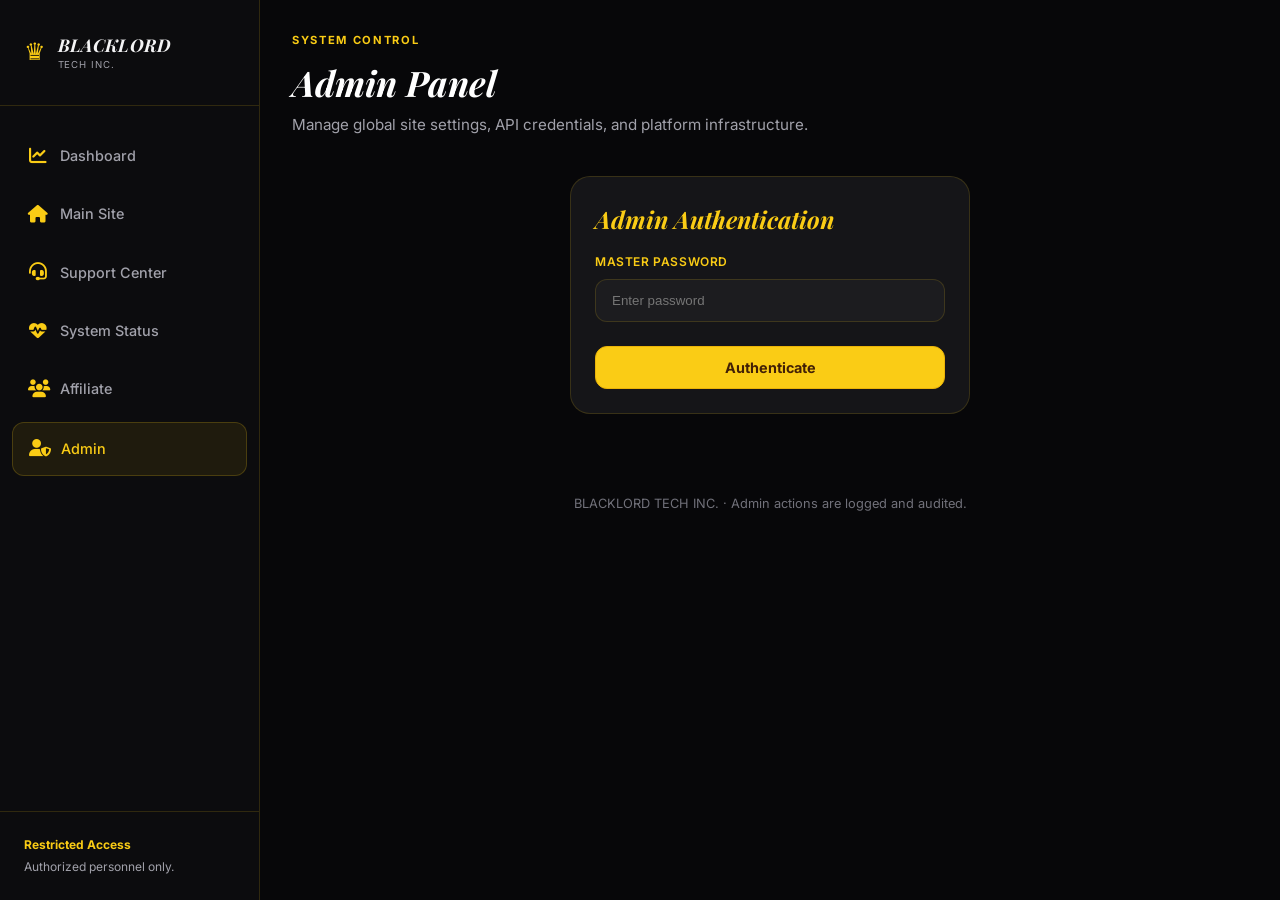
<file: admin.html>
<!doctype html>
<html lang="en">
<head>
  <meta charset="utf-8" />
  <meta name="viewport" content="width=device-width, initial-scale=1" />
  <title>Admin Panel | BLACKLORD TECH INC</title>
  <link rel="preconnect" href="https://fonts.googleapis.com">
  <link rel="preconnect" href="https://fonts.gstatic.com" crossorigin>
  <link href="https://fonts.googleapis.com/css2?family=Inter:wght@400;500;600;700;800&family=Playfair+Display:ital,wght@0,500;0,600;0,700;1,600;1,700&display=swap" rel="stylesheet">
  <link rel="stylesheet" href="portal.css">
  <link rel="stylesheet" href="https://cdnjs.cloudflare.com/ajax/libs/font-awesome/6.4.0/css/all.min.css">
</head>
<body>
<div class="shell">
  <aside class="sidebar">
    <a class="brand" href="index.html">
      <div class="brand-mark">♛</div>
      <div>
        <div class="brand-name">BLACKLORD</div>
        <div class="brand-sub">TECH INC.</div>
      </div>
    </a>
    <nav class="nav">
      <a href="dashboard.html"><span class="nav-icon"><i class="fas fa-chart-line"></i></span>Dashboard</a>
      <a href="index.html"><span class="nav-icon"><i class="fas fa-home"></i></span>Main Site</a>
      <a href="support.html"><span class="nav-icon"><i class="fas fa-headset"></i></span>Support Center</a>
      <a href="status.html"><span class="nav-icon"><i class="fas fa-heartbeat"></i></span>System Status</a>
      <a href="affiliate.html"><span class="nav-icon"><i class="fas fa-users"></i></span>Affiliate</a>
      <a class="active" href="admin.html"><span class="nav-icon"><i class="fas fa-user-shield"></i></span>Admin</a>
    </nav>
    <div class="sidebar-footer">
      <strong>Restricted Access</strong>
      Authorized personnel only.
    </div>
  </aside>

  <main class="content">
    <header class="topbar">
      <div>
        <div class="eyebrow">System control</div>
        <h1 class="title">Admin Panel</h1>
        <p class="subtitle">Manage global site settings, API credentials, and platform infrastructure.</p>
      </div>
      <div class="user-box" id="adminLabelBox" style="display:none;">
        <span id="adminLabel">Admin Access</span>
        <button class="btn outline" style="padding:0.3rem 0.6rem; font-size:0.65rem; margin-left:0.5rem;" onclick="logout()">Logout</button>
      </div>
    </header>

    <!-- LOGIN SECTION -->
    <section id="loginSection" class="card" style="max-width:400px; margin: 2rem auto;">
      <h2 style="color:var(--gold); font-family:'Playfair Display',serif; font-style:italic; margin-bottom:1rem;">Admin Authentication</h2>
      <div class="field">
        <label for="adminPassword">Master Password</label>
        <input type="password" id="adminPassword" placeholder="Enter password" />
      </div>
      <button class="btn gold" style="margin-top:1.5rem; width:100%" onclick="adminLogin()">Authenticate</button>
      <div id="loginMsg" class="notice"></div>
    </section>

    <!-- DASHBOARD SECTION -->
    <div id="dashboardSection" style="display:none;">
      <div class="grid grid-2">
        <!-- PTERODACTYL CREDENTIALS -->
        <section class="card">
          <h2 style="color:var(--gold); font-family:'Playfair Display',serif; font-style:italic; margin-bottom:1.5rem;">Pterodactyl Infrastructure</h2>
          <div class="grid" style="gap:1rem">
            <div class="field">
              <label>Panel URL</label>
              <input type="text" id="panelDomain" placeholder="https://panel.example.com" />
            </div>
            <div class="field">
              <label>Application API Key <span class="stat-note">(used for server creation)</span></label>
              <input type="password" id="panelApikey" placeholder="ptla_..." autocomplete="new-password" />
            </div>
            <div class="field field-wide" style="padding:0.85rem 1rem;border:1px solid rgba(34,197,94,0.25);border-radius:0.75rem;background:rgba(34,197,94,0.05);">
              <strong style="display:block;color:var(--green);margin-bottom:0.35rem;"><i class="fas fa-plug"></i> Website pairing connection</strong>
              <span class="stat-note">Update these values when you move the bot to another Pterodactyl panel. The website stores them in the protected database settings.</span>
            </div>
            <div class="field">
              <label>Client Panel URL</label>
              <input type="url" id="pteroPanelUrl" placeholder="https://panel.example.com" autocomplete="off" />
            </div>
            <div class="field">
              <label>Pterodactyl Client API Key</label>
              <input type="password" id="pteroClientApiKey" placeholder="ptlc_..." autocomplete="new-password" />
            </div>
            <div class="field">
              <label>Server Identifier</label>
              <input type="text" id="pteroServerIdentifier" placeholder="8-character server ID" autocomplete="off" />
            </div>
            <div class="field">
              <label>Bot Pairing Secret</label>
              <input type="password" id="pteroBotPairingSecret" placeholder="BOT_PAIRING_SECRET" autocomplete="new-password" />
            </div>
            <div class="field">
              <label>Pairing Webhook Secret</label>
              <input type="password" id="pteroWebhookSecret" placeholder="PAIRING_WEBHOOK_SECRET" autocomplete="new-password" />
            </div>
            <div id="pteroConnectionMsg" class="notice" style="margin-top:0.25rem;"></div>
            <div style="display:flex;gap:0.75rem;flex-wrap:wrap;align-items:center;">
              <button class="btn outline" type="button" onclick="testPterodactylConnection()"><i class="fas fa-heartbeat"></i> Test Pterodactyl Connection</button>
              <span class="stat-note">Save the settings, then restart the bot after changing its matching `.env` values.</span>
            </div>
            <div class="grid grid-3" style="gap:0.5rem">
              <div class="field"><label>Egg ID</label><input type="number" id="panelEgg" /></div>
              <div class="field"><label>Nest ID</label><input type="number" id="panelNest" /></div>
              <div class="field"><label>Allocation Node ID</label><input type="number" id="panelNodeId" placeholder="1" /></div>
              <div class="field"><label>Deployment Location ID</label><input type="number" id="panelLocationId" placeholder="1" /></div>
              <div class="field"><label>Legacy Node/Location ID</label><input type="number" id="panelLoc" placeholder="1" /></div>
            </div>
          </div>
        </section>

        <!-- PAYMENT GATEWAYS -->
        <section class="card">
          <h2 style="color:var(--green); font-family:'Playfair Display',serif; font-style:italic; margin-bottom:0.5rem;">Paystack &amp; M-Pesa Payments</h2>
          <p class="stat-note" style="margin-bottom:1.25rem;">Available methods are Paystack, M-Pesa C2B Till, and M-Pesa STK Push through the Safaricom Daraja API.</p>
          <div class="grid" style="gap:1rem">
            <div class="field"><label>Paystack Secret Key</label><input type="password" id="paystackSecret" placeholder="sk_live_..." autocomplete="off" /></div>
            <div class="field"><label>Paystack Public Key (optional)</label><input type="text" id="paystackPublicKey" placeholder="pk_live_..." autocomplete="off" /></div>
            <div class="field"><label>M-Pesa C2B Till Number</label><input type="text" id="mpesaC2bTillNumber" placeholder="Your Buy Goods Till" inputmode="numeric" /></div>
            <div class="field"><label>KES per SD</label><input type="number" id="mpesaKesPerSd" min="1" step="0.01" value="5" /></div>
            <div class="field field-wide"><label>C2B payment instructions</label><textarea id="mpesaC2bInstructions" rows="3" placeholder="Instructions shown to customers after they choose C2B."></textarea></div>
            <div class="field"><label>Daraja environment</label><select id="mpesaStkEnv"><option value="sandbox">Sandbox</option><option value="production">Production</option></select></div>
            <div class="field"><label>Daraja Consumer Key</label><input type="text" id="mpesaConsumerKey" autocomplete="off" /></div>
            <div class="field"><label>Daraja Consumer Secret</label><input type="password" id="mpesaConsumerSecret" autocomplete="off" /></div>
            <div class="field"><label>STK Shortcode / Till</label><input type="text" id="mpesaStkShortcode" inputmode="numeric" placeholder="174379 or your Till" /></div>
            <div class="field"><label>STK Passkey</label><input type="password" id="mpesaStkPasskey" autocomplete="off" /></div>
            <div class="field"><label>STK Transaction Type</label><select id="mpesaStkTransactionType"><option value="CustomerBuyGoodsOnline">Customer Buy Goods (Till)</option><option value="CustomerPayBillOnline">Customer PayBill</option></select></div>
            <div class="field"><label>Account reference</label><input type="text" id="mpesaStkAccountReference" maxlength="20" value="BLACKLORD" /></div>
            <div class="field field-wide"><label>STK callback URL (optional)</label><input type="url" id="mpesaStkCallbackUrl" placeholder="https://your-domain.com/api/mpesa/stk/callback" /></div>
          </div>
          <div class="notice show" style="margin-top:1rem;">Register C2B callbacks with your provider: <code>/api/c2b/validation</code> and <code>/api/c2b/confirmation</code>.<br>Register the STK callback URL with Daraja: <code>/api/mpesa/stk/callback</code>.<br>Paystack webhook: <code>/api/paystack/webhook</code>.</div>
        </section>
      </div>

      <!-- VOUCHER MANAGEMENT -->
      <section class="card" style="margin-top:2rem; border-color:rgba(250,204,21,0.35);">
        <h2 style="color:var(--gold); font-family:'Playfair Display',serif; font-style:italic; margin-bottom:0.5rem;"><i class="fas fa-ticket"></i> Voucher Management</h2>
        <p class="stat-note" style="margin-bottom:1.25rem;">Create balance vouchers for users. Each voucher can be redeemed once.</p>
        <div class="form-grid">
          <div class="field"><label for="voucherAmount">Amount (SD)</label><input id="voucherAmount" type="number" min="1" step="0.01" placeholder="e.g. 100" /></div>
          <div class="field"><label for="voucherCode">Custom code (optional)</label><input id="voucherCode" maxlength="48" placeholder="BL-100-SUPPORT" /></div>
          <div class="field"><label for="voucherExpiresAt">Expires (optional)</label><input id="voucherExpiresAt" type="datetime-local" /></div>
          <div style="display:flex;align-items:end"><button class="btn gold" type="button" onclick="createVoucher()"><i class="fas fa-plus-circle"></i> Generate Voucher</button></div>
        </div>
        <div id="voucherAdminMsg" class="notice"></div>
        <div id="voucherList" class="list" style="margin-top:1rem"><div class="empty">No vouchers loaded.</div></div>
      </section>

      <!-- GROWTH FEATURES -->
      <section class="card" style="margin-top:2rem;">
        <h2 style="color:var(--gold); font-family:'Playfair Display',serif; font-style:italic; margin-bottom:1.5rem;">Growth & Community</h2>
        <div class="grid grid-2">
          <div class="field">
            <label>Global Broadcast Message</label>
            <input id="broadcastMessage" placeholder="Announcement text..." />
            <select id="broadcastKind" style="margin-top:0.5rem;">
              <option value="info">Information</option>
              <option value="success">Success</option>
              <option value="warning">Warning</option>
              <option value="maintenance">Maintenance</option>
            </select>
            <button class="btn gold" style="margin-top:0.5rem;" onclick="createBroadcast()">Publish</button>
          </div>
          <div class="field">
            <label>Generate Gift Card (SD)</label>
            <input id="giftCardAmount" type="number" placeholder="Amount in SD" />
            <button class="btn green" style="margin-top:0.5rem;" onclick="createGiftCard()">Generate</button>
          </div>
        </div>
      </section>

      <!-- COUPON MANAGEMENT -->
      <section class="card" style="margin-top:2rem; border-color:rgba(34,197,94,0.35);">
        <h2 style="color:var(--green); font-family:'Playfair Display',serif; font-style:italic; margin-bottom:0.5rem;"><i class="fas fa-tags"></i> Coupon Campaigns</h2>
        <p class="stat-note" style="margin-bottom:1.25rem;">Create limited-use discounts for Blacklord Pro plan upgrades.</p>
        <div class="form-grid"><div class="field"><label for="couponCode">Coupon code</label><input id="couponCode" maxlength="48" placeholder="WELCOME20" /></div><div class="field"><label for="couponDiscount">Discount (%)</label><input id="couponDiscount" type="number" min="1" max="100" value="20" /></div><div class="field"><label for="couponMaxRedemptions">Maximum redemptions</label><input id="couponMaxRedemptions" type="number" min="1" value="100" /></div><div class="field"><label for="couponExpiresAt">Expires (optional)</label><input id="couponExpiresAt" type="datetime-local" /></div></div>
        <div class="section-actions"><button class="btn green" type="button" onclick="createCoupon()"><i class="fas fa-plus"></i> Create Coupon</button></div><div id="couponAdminMsg" class="notice"></div><div id="couponList" class="list"><div class="empty">No coupons loaded.</div></div>
      </section>

      <!-- DEVELOPER REVIEW -->
      <section class="card" style="margin-top:2rem; border-color:rgba(250,204,21,0.35);">
        <div style="display:flex;align-items:center;justify-content:space-between;gap:1rem;flex-wrap:wrap"><div><h2 style="color:var(--gold); font-family:'Playfair Display',serif; font-style:italic; margin-bottom:0.5rem;"><i class="fas fa-user-check"></i> Developer Submissions</h2><p class="stat-note">Review plugin submissions before publishing them to the marketplace.</p></div><button class="btn outline small-btn" type="button" onclick="loadDeveloperSubmissionsAdmin()"><i class="fas fa-rotate"></i> Refresh</button></div>
        <div id="developerAdminMsg" class="notice"></div><div id="developerAdminList" class="list"><div class="empty">No submissions loaded.</div></div>
      </section>

      <div style="margin-top:2rem; display:flex; justify-content:center;">
        <button class="btn gold" style="padding:1rem 3rem; font-size:1.1rem;" onclick="saveSettings()"><i class="fas fa-save"></i> Save Global Configuration</button>
      </div>
      <div id="settingsMsg" class="notice" style="text-align:center;"></div>
    </div>

    <div class="footer-note" style="margin-top: 5rem; color: #71717a; font-size: 0.8rem; text-align: center;">
      BLACKLORD TECH INC. · Admin actions are logged and audited.
    </div>
  </main>
</div>

<script>
let adminToken = sessionStorage.getItem('blacklord_admin_token') || '';
const escapeHtml = value => String(value ?? '').replace(/[&<>'"]/g, c => ({ '&': '&amp;', '<': '&lt;', '>': '&gt;', "'": '&#39;', '"': '&quot;' }[c]));

function adminHeaders(extra = {}) {
  return { ...extra, Authorization: `Bearer ${adminToken}` };
}

async function adminFetch(path, options = {}) {
  const headers = adminHeaders({ 'Content-Type': 'application/json', ...(options.headers || {}) });
  const response = await fetch(path, { ...options, headers });
  if (response.status === 401) { sessionStorage.removeItem('blacklord_admin_token'); adminToken = ''; throw new Error('Admin session expired. Please authenticate again.'); }
  return response;
}

async function adminLogin() {
  const pass = document.getElementById('adminPassword').value;
  try {
    const res = await fetch('/api/admin/login', { method: 'POST', headers: { 'Content-Type': 'application/json' }, body: JSON.stringify({ password: pass }) });
    const data = await res.json();
    if (!res.ok || !data.success) throw new Error(data.error || 'Invalid master password.');
    adminToken = data.token;
    sessionStorage.setItem('blacklord_admin_token', adminToken);
    document.getElementById('loginSection').style.display = 'none';
    document.getElementById('dashboardSection').style.display = 'block';
    document.getElementById('adminLabelBox').style.display = 'flex';
    loadSettings();
    loadVouchers();
    loadCoupons();
    loadDeveloperSubmissionsAdmin();
  } catch (e) {
    const msg = document.getElementById('loginMsg');
    msg.textContent = e.message;
    msg.className = 'notice show error';
  }
}
function logout() { sessionStorage.removeItem('blacklord_admin_token'); adminToken = ''; location.reload(); }

function showVoucherAdminMessage(text, type = 'error') {
  const msg = document.getElementById('voucherAdminMsg');
  msg.textContent = text;
  msg.className = 'notice show ' + type;
}

function formatVoucherDate(value) {
  return value ? new Date(value).toLocaleString() : 'No expiry';
}

async function createVoucher() {
  const amount = Number(document.getElementById('voucherAmount').value);
  const code = document.getElementById('voucherCode').value.trim().toUpperCase();
  const rawExpiry = document.getElementById('voucherExpiresAt').value;
  const expiresAt = rawExpiry ? new Date(rawExpiry).toISOString() : null;
  if (!Number.isFinite(amount) || amount <= 0) { showVoucherAdminMessage('Enter a valid amount greater than 0 SD.'); return; }
  showVoucherAdminMessage('Generating voucher...', 'success');
  try {
    const res = await adminFetch('/api/admin/vouchers', { method: 'POST', body: JSON.stringify({ amount, code, expiresAt, createdBy: 'admin' }) });
    const data = await res.json();
    if (!res.ok || !data.success) throw new Error(data.error || 'Voucher creation failed.');
    document.getElementById('voucherAmount').value = '';
    document.getElementById('voucherCode').value = '';
    document.getElementById('voucherExpiresAt').value = '';
    showVoucherAdminMessage(`Voucher created: ${data.code}`, 'success');
    await loadVouchers();
  } catch (e) {
    showVoucherAdminMessage(e.message);
  }
}

async function loadVouchers() {
  if (!adminToken) return;
  try {
    const res = await adminFetch('/api/admin/vouchers');
    const data = await res.json();
    if (!res.ok || !data.success) throw new Error(data.error || 'Unable to load vouchers.');
    const list = document.getElementById('voucherList');
    list.innerHTML = data.vouchers.length ? data.vouchers.map(v => `
      <div class="list-item">
        <div><strong style="display:block;color:#fff;font-family:monospace;">${escapeHtml(v.code)}</strong><small style="color:var(--muted);">${Number(v.amount || 0).toFixed(2)} SD · ${v.is_used ? 'Used' : 'Ready'} · ${formatVoucherDate(v.expires_at)}</small></div>
        ${v.is_used ? '<span class="pill offline">Used</span>' : `<button class="btn outline" type="button" style="padding:0.4rem 0.75rem;font-size:0.75rem;" onclick="deleteVoucher('${encodeURIComponent(v.code)}')">Delete</button>`}
      </div>
    `).join('') : '<div class="empty">No vouchers created yet.</div>';
  } catch (e) {
    document.getElementById('voucherList').innerHTML = '<div class="empty">Unable to load vouchers.</div>';
  }
}

async function deleteVoucher(encodedCode) {
  const code = decodeURIComponent(encodedCode);
  if (!confirm(`Delete unused voucher ${code}?`)) return;
  try {
    const res = await adminFetch('/api/admin/vouchers', { method: 'DELETE', body: JSON.stringify({ code }) });
    const data = await res.json();
    if (!res.ok || !data.success) throw new Error(data.error || 'Unable to delete voucher.');
    showVoucherAdminMessage('Voucher deleted.', 'success');
    loadVouchers();
  } catch (e) {
    showVoucherAdminMessage(e.message);
  }
}

async function loadSettings() {
  try {
      const res = await adminFetch('/api/admin/settings');
    const data = await res.json();
    if (data.success) {
      const s = data.settings;
      document.getElementById('panelDomain').value = s.PANEL_DOMAIN || s.panelDomain || '';
      document.getElementById('panelApikey').value = s.PANEL_APIKEY || s.panelApikey || '';
      document.getElementById('pteroPanelUrl').value = s.PTERODACTYL_PANEL_URL || '';
      document.getElementById('pteroClientApiKey').value = s.PTERODACTYL_CLIENT_API_KEY || '';
      document.getElementById('pteroServerIdentifier').value = s.PTERODACTYL_SERVER_IDENTIFIER || '';
      document.getElementById('pteroBotPairingSecret').value = s.BOT_PAIRING_SECRET || '';
      document.getElementById('pteroWebhookSecret').value = s.PAIRING_WEBHOOK_SECRET || '';
      document.getElementById('panelEgg').value = s.PANEL_EGG || s.panelEgg || '';
      document.getElementById('panelNest').value = s.PANEL_NEST || s.panelNest || '';
      document.getElementById('panelNodeId').value = s.PANEL_NODE_ID || s.panelNodeId || s.PANEL_LOC || s.panelLoc || '';
      document.getElementById('panelLocationId').value = s.PANEL_LOCATION_ID || s.panelLocationId || s.PANEL_LOC || s.panelLoc || '';
      document.getElementById('panelLoc').value = s.PANEL_LOC || s.panelLoc || '';
      document.getElementById('paystackSecret').value = s.PAYSTACK_SECRET || s.paystackSecret || '';
      document.getElementById('paystackPublicKey').value = s.PAYSTACK_PUBLIC_KEY || s.paystackPublicKey || '';
      document.getElementById('mpesaC2bTillNumber').value = s.MPESA_C2B_TILL_NUMBER || s.mpesaC2bTillNumber || '';
      document.getElementById('mpesaKesPerSd').value = s.MPESA_KES_PER_SD || s.mpesaKesPerSd || '5';
      document.getElementById('mpesaC2bInstructions').value = s.MPESA_C2B_INSTRUCTIONS || s.mpesaC2bInstructions || '';
      document.getElementById('mpesaStkEnv').value = s.MPESA_STK_ENV || s.mpesaStkEnv || 'sandbox';
      document.getElementById('mpesaConsumerKey').value = s.MPESA_CONSUMER_KEY || s.mpesaConsumerKey || '';
      document.getElementById('mpesaConsumerSecret').value = s.MPESA_CONSUMER_SECRET || s.mpesaConsumerSecret || '';
      document.getElementById('mpesaStkShortcode').value = s.MPESA_STK_SHORTCODE || s.mpesaStkShortcode || '';
      document.getElementById('mpesaStkPasskey').value = s.MPESA_STK_PASSKEY || s.mpesaStkPasskey || '';
      document.getElementById('mpesaStkTransactionType').value = s.MPESA_STK_TRANSACTION_TYPE || s.mpesaStkTransactionType || 'CustomerBuyGoodsOnline';
      document.getElementById('mpesaStkAccountReference').value = s.MPESA_STK_ACCOUNT_REFERENCE || s.mpesaStkAccountReference || 'BLACKLORD';
      document.getElementById('mpesaStkCallbackUrl').value = s.MPESA_STK_CALLBACK_URL || s.mpesaStkCallbackUrl || '';
    }
  } catch (e) {}
}

async function testPterodactylConnection() {
  const msg = document.getElementById('pteroConnectionMsg');
  msg.textContent = 'Testing panel connection...';
  msg.className = 'notice show';
  try {
    const res = await adminFetch('/api/admin/pterodactyl-test', { method: 'POST', body: JSON.stringify({}) });
    const data = await res.json();
    if (!res.ok || !data.success) throw new Error(data.error || 'Pterodactyl connection failed.');
    msg.textContent = `Connected successfully. Server status: ${data.status || 'unknown'}.`;
    msg.className = 'notice show success';
  } catch (e) {
    msg.textContent = e.message;
    msg.className = 'notice show error';
  }
}

async function saveSettings() {
  const settings = {
    PANEL_DOMAIN: document.getElementById('panelDomain').value,
    PANEL_APIKEY: document.getElementById('panelApikey').value,
    PTERODACTYL_PANEL_URL: document.getElementById('pteroPanelUrl').value.trim(),
    PTERODACTYL_CLIENT_API_KEY: document.getElementById('pteroClientApiKey').value.trim(),
    PTERODACTYL_SERVER_IDENTIFIER: document.getElementById('pteroServerIdentifier').value.trim(),
    BOT_PAIRING_SECRET: document.getElementById('pteroBotPairingSecret').value,
    PAIRING_WEBHOOK_SECRET: document.getElementById('pteroWebhookSecret').value,
    PANEL_EGG: document.getElementById('panelEgg').value,
    PANEL_NEST: document.getElementById('panelNest').value,
    PANEL_NODE_ID: document.getElementById('panelNodeId').value,
    PANEL_LOCATION_ID: document.getElementById('panelLocationId').value,
    PANEL_LOC: document.getElementById('panelLoc').value,
    PAYSTACK_SECRET: document.getElementById('paystackSecret').value,
    PAYSTACK_PUBLIC_KEY: document.getElementById('paystackPublicKey').value,
    MPESA_C2B_TILL_NUMBER: document.getElementById('mpesaC2bTillNumber').value,
    MPESA_KES_PER_SD: document.getElementById('mpesaKesPerSd').value,
    MPESA_C2B_INSTRUCTIONS: document.getElementById('mpesaC2bInstructions').value,
    MPESA_STK_ENV: document.getElementById('mpesaStkEnv').value,
    MPESA_CONSUMER_KEY: document.getElementById('mpesaConsumerKey').value,
    MPESA_CONSUMER_SECRET: document.getElementById('mpesaConsumerSecret').value,
    MPESA_STK_SHORTCODE: document.getElementById('mpesaStkShortcode').value,
    MPESA_STK_PASSKEY: document.getElementById('mpesaStkPasskey').value,
    MPESA_STK_TRANSACTION_TYPE: document.getElementById('mpesaStkTransactionType').value,
    MPESA_STK_ACCOUNT_REFERENCE: document.getElementById('mpesaStkAccountReference').value,
    MPESA_STK_CALLBACK_URL: document.getElementById('mpesaStkCallbackUrl').value,
  };

  
  try {
    const res = await adminFetch('/api/admin/settings', {
      method: 'POST',
      body: JSON.stringify(settings)
    });
    const data = await res.json();
    const msg = document.getElementById('settingsMsg');
    if (data.success) {
      msg.textContent = 'Settings saved successfully.';
      msg.className = 'notice show success';
    } else {
      throw new Error(data.error);
    }
  } catch (e) {
    const msg = document.getElementById('settingsMsg');
    msg.textContent = e.message;
    msg.className = 'notice show error';
  }
}

function showCouponAdminMessage(text, type = 'error') {
  const msg = document.getElementById('couponAdminMsg');
  msg.textContent = text; msg.className = 'notice show ' + type;
}

async function createCoupon() {
  const code = document.getElementById('couponCode').value.trim().toUpperCase();
  const discountPercent = Number(document.getElementById('couponDiscount').value);
  const maxRedemptions = Number(document.getElementById('couponMaxRedemptions').value);
  const rawExpiry = document.getElementById('couponExpiresAt').value;
  const expiresAt = rawExpiry ? new Date(rawExpiry).toISOString() : null;
  if (!code || !Number.isFinite(discountPercent) || !Number.isInteger(maxRedemptions)) { showCouponAdminMessage('Complete the coupon fields with valid values.'); return; }
  try {
    const res = await adminFetch('/api/admin/coupons', { method: 'POST', body: JSON.stringify({ code, discountPercent, maxRedemptions, expiresAt, createdBy: 'admin' }) });
    const data = await res.json();
    if (!res.ok || !data.success) throw new Error(data.error || 'Coupon creation failed.');
    document.getElementById('couponCode').value = ''; document.getElementById('couponExpiresAt').value = '';
    showCouponAdminMessage(`Coupon ${data.coupon.code} created.`, 'success'); loadCoupons();
  } catch (error) { showCouponAdminMessage(error.message); }
}

async function loadCoupons() {
  if (!adminToken) return;
  try {
    const res = await adminFetch('/api/admin/coupons'); const data = await res.json();
    if (!res.ok || !data.success) throw new Error(data.error || 'Unable to load coupons.');
    document.getElementById('couponList').innerHTML = data.coupons?.length ? data.coupons.map(item => `<div class="list-item"><div><strong style="font-family:monospace">${escapeHtml(item.code)}</strong><small>${Number(item.discount_percent)}% off · ${Number(item.redeemed_count)}/${Number(item.max_redemptions)} used · ${item.expires_at ? new Date(item.expires_at).toLocaleString() : 'No expiry'}</small></div><div class="ticket-row-actions"><span class="pill ${item.active ? 'online' : 'offline'}">${item.active ? 'Active' : 'Paused'}</span>${item.active ? `<button class="btn danger tiny-btn" type="button" onclick="deactivateCoupon('${encodeURIComponent(item.code)}')">Deactivate</button>` : ''}</div></div>`).join('') : '<div class="empty">No coupons created yet.</div>';
  } catch (error) { document.getElementById('couponList').innerHTML = `<div class="empty">${escapeHtml(error.message)}</div>`; }
}

async function deactivateCoupon(encodedCode) {
  const code = decodeURIComponent(encodedCode);
  if (!confirm(`Deactivate coupon ${code}?`)) return;
  try {
    const res = await adminFetch('/api/admin/coupons', { method: 'DELETE', body: JSON.stringify({ code }) }); const data = await res.json();
    if (!res.ok || !data.success) throw new Error(data.error || 'Unable to deactivate coupon.');
    showCouponAdminMessage('Coupon deactivated.', 'success'); loadCoupons();
  } catch (error) { showCouponAdminMessage(error.message); }
}

function showDeveloperAdminMessage(text, type = 'error') {
  const msg = document.getElementById('developerAdminMsg'); msg.textContent = text; msg.className = 'notice show ' + type;
}

async function loadDeveloperSubmissionsAdmin() {
  if (!adminToken) return;
  try {
    const res = await adminFetch('/api/admin/developer-submissions'); const data = await res.json();
    if (!res.ok || !data.success) throw new Error(data.error || 'Unable to load developer submissions.');
    document.getElementById('developerAdminList').innerHTML = data.submissions?.length ? data.submissions.map(item => `<div class="list-item" style="align-items:flex-start"><div style="max-width:70%"><strong>${escapeHtml(item.name)}</strong><small>${escapeHtml(item.phone)} · ${escapeHtml(item.package_url || '')} · ${item.created_at ? new Date(item.created_at).toLocaleString() : '—'}</small><p style="margin:0.5rem 0;color:var(--muted);font-size:0.8rem">${escapeHtml(item.description || '')}</p>${item.reviewer_note ? `<small>Reviewer: ${escapeHtml(item.reviewer_note)}</small>` : ''}</div><div class="ticket-row-actions"><span class="pill ${item.status === 'approved' ? 'online' : 'offline'}">${escapeHtml(item.status)}</span>${item.status === 'pending' ? `<button class="btn green tiny-btn" type="button" onclick="reviewDeveloperSubmission(${Number(item.id)}, 'approved')">Approve</button><button class="btn danger tiny-btn" type="button" onclick="reviewDeveloperSubmission(${Number(item.id)}, 'rejected')">Reject</button>` : ''}</div></div>`).join('') : '<div class="empty">No developer submissions yet.</div>';
  } catch (error) { document.getElementById('developerAdminList').innerHTML = `<div class="empty">${escapeHtml(error.message)}</div>`; }
}

async function reviewDeveloperSubmission(id, status) {
  const reviewerNote = prompt(status === 'approved' ? 'Optional approval note:' : 'Reason for rejection:') || '';
  try {
    const res = await adminFetch('/api/admin/developer-submissions', { method: 'POST', body: JSON.stringify({ id, status, reviewerNote }) }); const data = await res.json();
    if (!res.ok || !data.success) throw new Error(data.error || 'Unable to update submission.');
    showDeveloperAdminMessage(`Submission ${status}.`, 'success'); loadDeveloperSubmissionsAdmin();
  } catch (error) { showDeveloperAdminMessage(error.message); }
}

async function createBroadcast() {
  const message = document.getElementById('broadcastMessage').value;
  const kind = document.getElementById('broadcastKind').value;
  if (!message) return;
  try {
    const res = await adminFetch('/api/admin/broadcasts', { method: 'POST', body: JSON.stringify({ message, kind, active: true }) });
    const data = await res.json();
    if (!res.ok || !data.success) throw new Error(data.error || 'Broadcast failed.');
    alert('Broadcast published!');
  } catch (e) { alert(e.message); }
}

async function createGiftCard() {
  const amount = document.getElementById('giftCardAmount').value;
  if (!amount) return;
  try {
    const res = await adminFetch('/api/admin/gift-cards', { method: 'POST', body: JSON.stringify({ amountSD: amount, createdBy: 'admin' }) });
    const data = await res.json();
    if (!res.ok || !data.success) throw new Error(data.error || 'Gift card creation failed.');
    alert('Gift Card Created: ' + data.giftCard.code);
  } catch (e) { alert(e.message); }
}
</script>
</body>
</html>
</file>
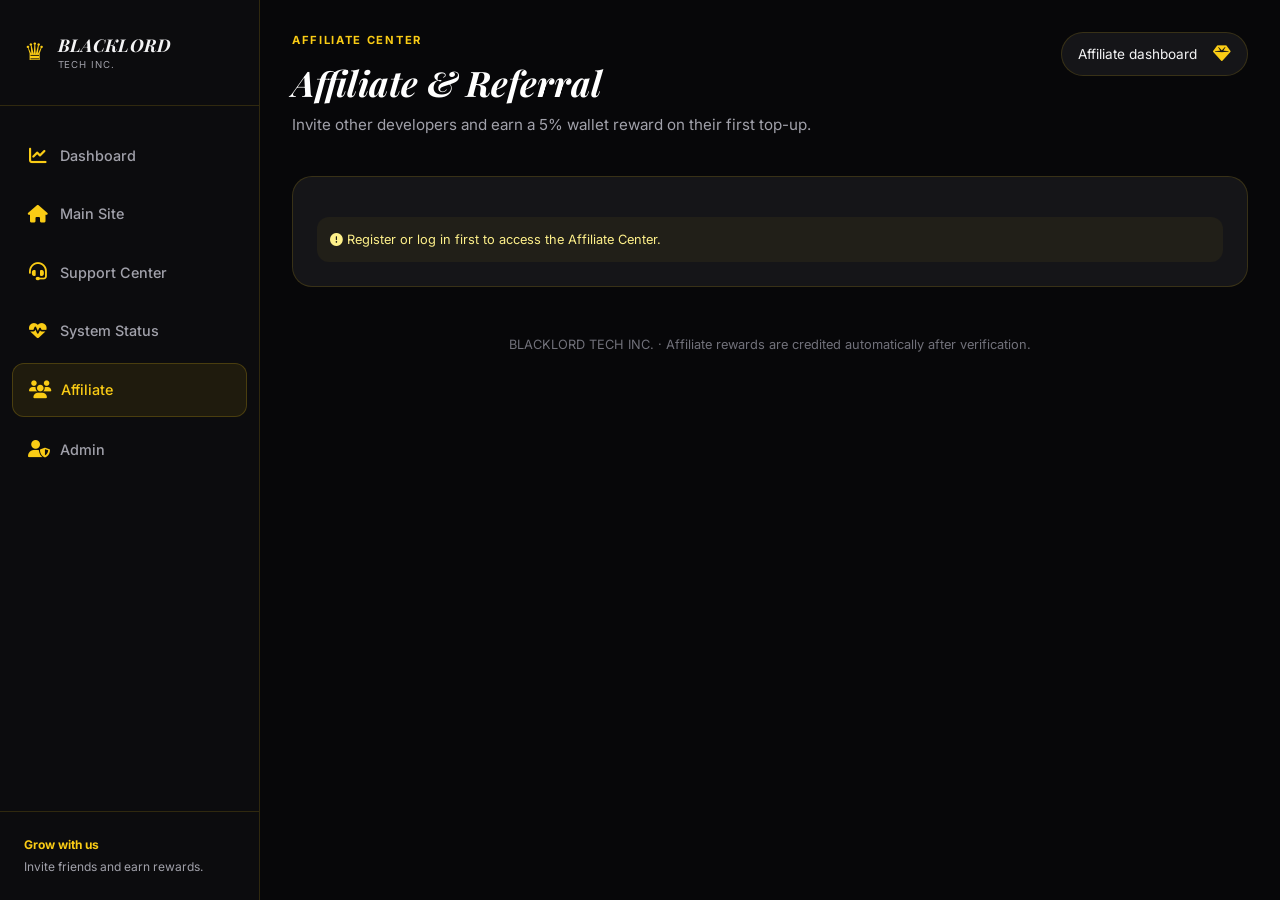
<file: affiliate.html>
<!doctype html>
<html lang="en">
<head>
  <meta charset="utf-8" />
  <meta name="viewport" content="width=device-width, initial-scale=1" />
  <title>Affiliate & Referral | BLACKLORD TECH INC</title>
  <link rel="preconnect" href="https://fonts.googleapis.com">
  <link rel="preconnect" href="https://fonts.gstatic.com" crossorigin>
  <link href="https://fonts.googleapis.com/css2?family=Inter:wght@400;500;600;700;800&family=Playfair+Display:ital,wght@0,500;0,600;0,700;1,600;1,700&display=swap" rel="stylesheet">
  <link rel="stylesheet" href="portal.css">
  <link rel="stylesheet" href="https://cdnjs.cloudflare.com/ajax/libs/font-awesome/6.4.0/css/all.min.css">
</head>
<body>
<div class="shell">
  <aside class="sidebar">
    <a class="brand" href="index.html">
      <div class="brand-mark">♛</div>
      <div>
        <div class="brand-name">BLACKLORD</div>
        <div class="brand-sub">TECH INC.</div>
      </div>
    </a>
    <nav class="nav">
      <a href="dashboard.html"><span class="nav-icon"><i class="fas fa-chart-line"></i></span>Dashboard</a>
      <a href="index.html"><span class="nav-icon"><i class="fas fa-home"></i></span>Main Site</a>
      <a href="support.html"><span class="nav-icon"><i class="fas fa-headset"></i></span>Support Center</a>
      <a href="status.html"><span class="nav-icon"><i class="fas fa-heartbeat"></i></span>System Status</a>
      <a class="active" href="affiliate.html"><span class="nav-icon"><i class="fas fa-users"></i></span>Affiliate</a>
      <a href="admin.html"><span class="nav-icon"><i class="fas fa-user-shield"></i></span>Admin</a>
    </nav>
    <div class="sidebar-footer">
      <strong>Grow with us</strong>
      Invite friends and earn rewards.
    </div>
  </aside>

  <main class="content">
    <header class="topbar">
      <div>
        <div class="eyebrow">Affiliate Center</div>
        <h1 class="title">Affiliate & Referral</h1>
        <p class="subtitle">Invite other developers and earn a 5% wallet reward on their first top-up.</p>
      </div>
      <div class="user-box">
        <span id="userLabel">Affiliate dashboard</span>
        <span class="avatar"><i class="fas fa-gem"></i></span>
      </div>
    </header>

    <section class="card">
      <div id="gate" class="notice show info" style="background:rgba(250,204,21,0.05); border-color:rgba(250,204,21,0.2); color:var(--gold-soft);">
        <i class="fas fa-spinner fa-spin"></i> Loading your referral dashboard...
      </div>
      
      <div id="content" style="display:none;">
        <div class="grid grid-3">
          <article class="card stat">
            <div class="stat-label">Successful Referrals</div>
            <div class="stat-number" id="referralCount">0</div>
            <div class="stat-note">Users who registered with your link</div>
          </article>
          <article class="card stat">
            <div class="stat-label">Referral Rewards</div>
            <div class="stat-number" id="rewardTotal">0.00 SD</div>
            <div class="stat-note">Total earnings credited to wallet</div>
          </article>
          <article class="card stat">
            <div class="stat-label">Your Referral Code</div>
            <div class="stat-number" id="referralCode">—</div>
            <div class="stat-note">Use this to invite others</div>
          </article>
        </div>

        <div style="margin-top:2rem;">
          <div class="field">
            <label>Share your unique referral link</label>
            <div class="form-grid">
              <input id="shareLink" readonly style="font-family:monospace; font-size:0.85rem;">
              <button class="btn green" onclick="copyLink()"><i class="fas fa-copy"></i> Copy Link</button>
            </div>
          </div>
        </div>

        <div class="notice show success" style="margin-top:2rem;">
          <i class="fas fa-info-circle"></i> Your referral link is tied to your account. The referred user still receives the 10 KSH registration bonus upon joining.
        </div>
      </div>
    </section>

    <div class="footer-note" style="margin-top: 3rem; color: #71717a; font-size: 0.8rem; text-align: center;">
      BLACKLORD TECH INC. · Affiliate rewards are credited automatically after verification.
    </div>
  </main>
</div>

<script>
function phone() { return localStorage.getItem('blacklord_registered_phone') || localStorage.getItem('samsung_user_phone'); }
function showGate(message) { 
  const gate = document.getElementById('gate');
  gate.innerHTML = `<i class="fas fa-exclamation-circle"></i> ${message}`;
  gate.style.display = 'block';
}

async function loadAffiliate() {
  const p = phone();
  if (!p) {
    showGate('Register or log in first to access the Affiliate Center.');
    return;
  }
  try {
    const r = await fetch('/api/user/affiliate?phone=' + encodeURIComponent(p));
    const d = await r.json();
    if (!r.ok || !d.success) throw new Error(d.error || 'Unable to load referral data.');
    
    document.getElementById('gate').style.display = 'none';
    document.getElementById('content').style.display = 'block';
    document.getElementById('referralCount').textContent = d.referrals.referrals || 0;
    document.getElementById('rewardTotal').textContent = Number(d.referrals.rewards_sd || 0).toFixed(2) + ' SD';
    document.getElementById('referralCode').textContent = d.user.referral_code || '—';
    document.getElementById('shareLink').value = location.origin + '/index.html?ref=' + encodeURIComponent(d.user.referral_code || '');
  } catch (e) {
    showGate(e.message);
  }
}

async function copyLink() {
  await navigator.clipboard.writeText(document.getElementById('shareLink').value);
  alert('Referral link copied to clipboard!');
}

loadAffiliate();
</script>
</body>
</html>
</file>
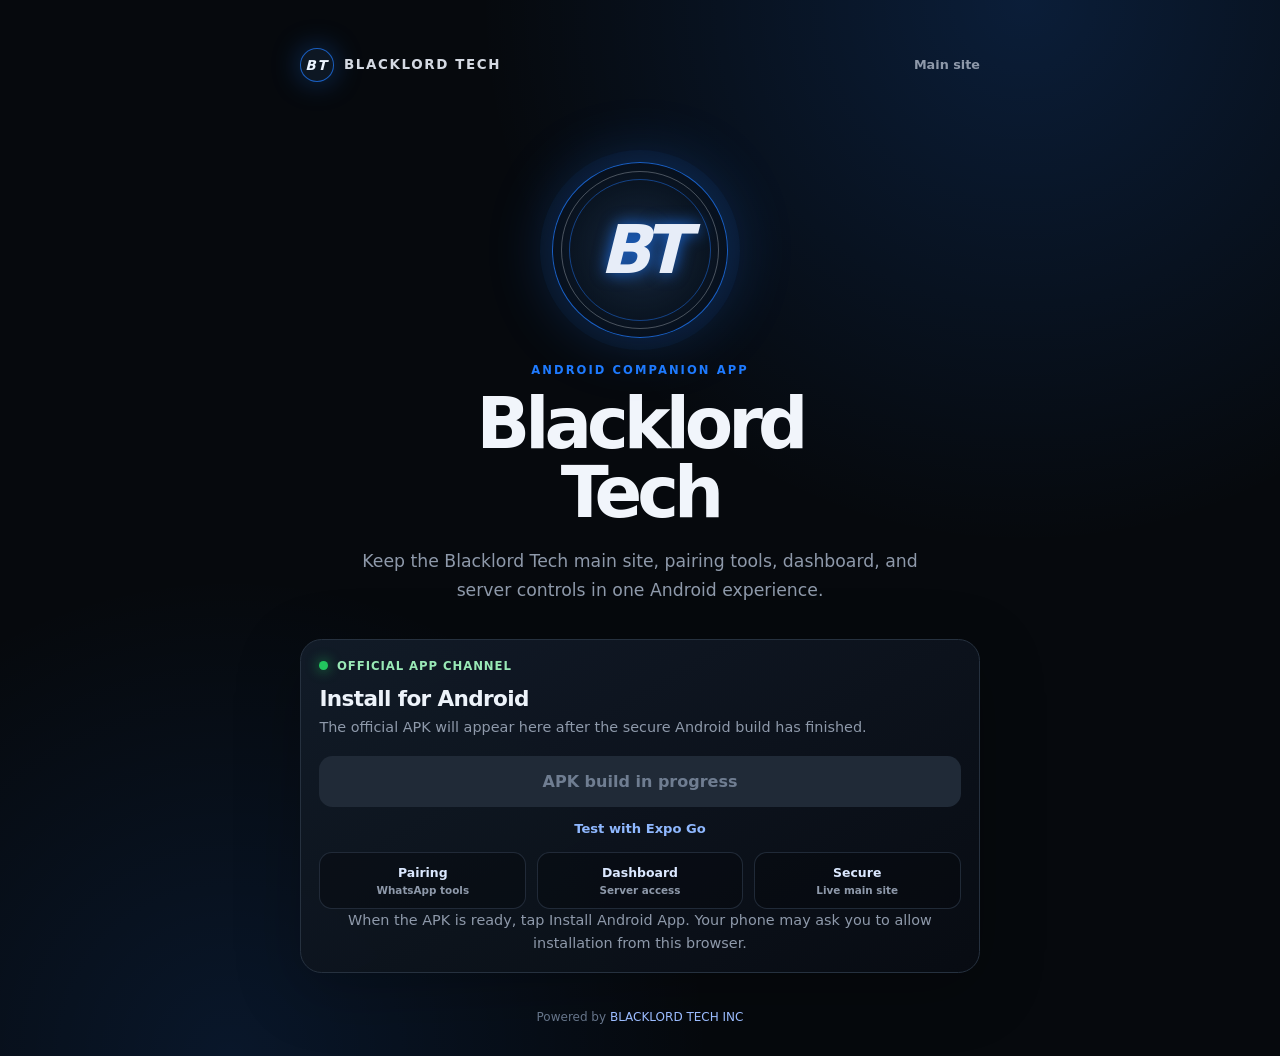
<file: app.html>
<!doctype html>
<html lang="en">
<head>
  <meta charset="utf-8">
  <meta name="viewport" content="width=device-width, initial-scale=1, viewport-fit=cover">
  <meta name="theme-color" content="#06090d">
  <meta name="description" content="Install the Blacklord Tech Android companion app.">
  <title>Blacklord Tech for Android</title>
  <style>
    :root { --ink: #06090d; --panel: #111925; --line: #26313f; --blue: #1f7bff; --silver: #d4d9e2; --muted: #8e99aa; --green: #22c55e; --amber: #f5c542; }
    * { box-sizing: border-box; }
    body { margin: 0; min-height: 100svh; color: var(--silver); font-family: Inter, ui-sans-serif, system-ui, -apple-system, BlinkMacSystemFont, "Segoe UI", sans-serif; background: radial-gradient(circle at 80% 0%, rgba(31, 123, 255, .18), transparent 34rem), radial-gradient(circle at 18% 100%, rgba(31, 123, 255, .12), transparent 30rem), var(--ink); }
    .shell { width: min(100% - 2rem, 680px); margin: 0 auto; padding: clamp(1.25rem, 4vw, 3rem) 0 2rem; }
    .topbar { display: flex; align-items: center; justify-content: space-between; gap: 1rem; margin-bottom: clamp(2rem, 8vw, 5rem); }
    .brand { display: flex; align-items: center; gap: .65rem; color: var(--silver); font-size: .84rem; font-weight: 850; letter-spacing: .12em; text-decoration: none; }
    .brand-mark { display: grid; place-items: center; width: 2.1rem; aspect-ratio: 1; border: 1px solid rgba(31, 123, 255, .7); border-radius: 50%; background: #0d1723; color: #ecf4ff; font-style: italic; font-size: .85rem; box-shadow: 0 0 1.8rem rgba(31, 123, 255, .35); }
    .site-link { color: var(--muted); font-size: .8rem; font-weight: 700; text-decoration: none; }
    .hero { text-align: center; }
    .emblem { position: relative; display: grid; place-items: center; width: clamp(8rem, 30vw, 11rem); aspect-ratio: 1; margin: 0 auto 1.6rem; border: 1px solid rgba(31, 123, 255, .75); border-radius: 50%; background: radial-gradient(circle, #172c48 0%, #0d1723 47%, #06090d 72%); box-shadow: 0 0 0 12px rgba(31, 123, 255, .05), 0 0 4rem rgba(31, 123, 255, .28), inset 0 0 3rem rgba(31, 123, 255, .12); }
    .emblem::before, .emblem::after { content: ""; position: absolute; border: 1px solid rgba(212, 217, 226, .32); border-radius: 50%; inset: .5rem; }
    .emblem::after { inset: 1rem; border-color: rgba(31, 123, 255, .45); }
    .emblem strong { z-index: 1; color: #e7edf8; font-size: clamp(2.7rem, 10vw, 4.2rem); font-style: italic; letter-spacing: -.12em; text-shadow: 0 0 1rem rgba(31, 123, 255, .8); }
    .eyebrow { margin: 0 0 .8rem; color: var(--blue); font-size: .72rem; font-weight: 850; letter-spacing: .18em; }
    h1 { max-width: 9ch; margin: 0 auto; color: #f1f5fb; font-size: clamp(2.3rem, 10vw, 4.4rem); line-height: .98; letter-spacing: -.07em; }
    .lede { max-width: 35rem; margin: 1.2rem auto 0; color: var(--muted); font-size: clamp(.98rem, 3vw, 1.08rem); line-height: 1.65; }
    .install-card { margin-top: 2.2rem; padding: 1.15rem; border: 1px solid var(--line); border-radius: 1.35rem; background: linear-gradient(150deg, rgba(18, 27, 40, .95), rgba(8, 12, 18, .96)); box-shadow: 0 1rem 4rem rgba(0, 0, 0, .25); text-align: left; }
    .status { display: flex; align-items: center; gap: .55rem; color: #99e9b6; font-size: .73rem; font-weight: 800; letter-spacing: .08em; }
    .status-dot { width: .55rem; height: .55rem; border-radius: 50%; background: var(--green); box-shadow: 0 0 .8rem rgba(34, 197, 94, .85); }
    .install-card h2 { margin: .8rem 0 .35rem; color: #edf3fa; font-size: 1.35rem; letter-spacing: -.03em; }
    .install-card p { margin: 0; color: var(--muted); font-size: .9rem; line-height: 1.55; }
    .install-action { display: flex; align-items: center; justify-content: center; gap: .55rem; width: 100%; margin-top: 1.1rem; padding: 1rem 1.15rem; border: 0; border-radius: .85rem; color: var(--ink); background: linear-gradient(135deg, #e4eaf3, #a9c6ff); font: inherit; font-weight: 900; text-decoration: none; cursor: pointer; transition: transform 160ms ease-out, filter 160ms ease-out; }
    .install-action:hover { filter: brightness(1.06); }
    .install-action:active { transform: scale(.97); }
    .install-action[aria-disabled="true"] { color: #6f7d91; background: #202a37; cursor: not-allowed; }
    .test-action { display: block; margin-top: .85rem; color: #8fb8ff; font-size: .82rem; font-weight: 750; text-align: center; text-decoration: none; }
    .facts { display: grid; grid-template-columns: repeat(3, 1fr); gap: .65rem; margin: 1rem 0 0; }
    .fact { padding: .8rem .45rem; border: 1px solid rgba(38, 49, 63, .85); border-radius: .8rem; background: rgba(6, 9, 13, .42); text-align: center; }
    .fact b { display: block; color: #dbe8ff; font-size: .78rem; }
    .fact span { display: block; margin-top: .2rem; color: var(--muted); font-size: .65rem; font-weight: 700; }
    .instructions { margin: 1.1rem 0 0; color: #77869a; font-size: .75rem; line-height: 1.55; text-align: center; }
    .footer { margin-top: 2.3rem; color: #66758a; font-size: .75rem; text-align: center; }
    .footer a { color: #9bbcff; text-decoration: none; }
  </style>
</head>
<body>
  <main class="shell">
    <nav class="topbar" aria-label="Primary navigation">
      <a class="brand" href="/index.html" aria-label="Open Blacklord Tech main site"><span class="brand-mark">BT</span> BLACKLORD TECH</a>
      <a class="site-link" href="/index.html">Main site</a>
    </nav>

    <section class="hero" aria-labelledby="app-title">
      <div class="emblem" aria-hidden="true"><strong>BT</strong></div>
      <p class="eyebrow">ANDROID COMPANION APP</p>
      <h1 id="app-title">Blacklord Tech</h1>
      <p class="lede">Keep the Blacklord Tech main site, pairing tools, dashboard, and server controls in one Android experience.</p>

      <section class="install-card" aria-label="Android app installation">
        <div class="status"><span class="status-dot"></span> OFFICIAL APP CHANNEL</div>
        <h2>Install for Android</h2>
        <p id="installMessage">The official APK will appear here after the secure Android build has finished.</p>
        <a id="installButton" class="install-action" aria-disabled="true" href="#install-status">APK build in progress</a>
        <a class="test-action" href="exps://8081-ivsnzjtokbwqbeyd47xm5-450f78b6.us4.manus.computer">Test with Expo Go</a>
        <div class="facts" aria-label="App features">
          <div class="fact"><b>Pairing</b><span>WhatsApp tools</span></div>
          <div class="fact"><b>Dashboard</b><span>Server access</span></div>
          <div class="fact"><b>Secure</b><span>Live main site</span></div>
        </div>
        <p id="install-status" class="instructions">When the APK is ready, tap Install Android App. Your phone may ask you to allow installation from this browser.</p>
      </section>
    </section>

    <footer class="footer">Powered by <a href="/index.html">BLACKLORD TECH INC</a></footer>
  </main>

  <script>
    // Replace the empty string below with the final Expo/EAS APK download URL after the Android build completes.
    const APK_DOWNLOAD_URL = "";
    const installButton = document.getElementById("installButton");
    const installMessage = document.getElementById("installMessage");

    if (APK_DOWNLOAD_URL) {
      installButton.href = APK_DOWNLOAD_URL;
      installButton.removeAttribute("aria-disabled");
      installButton.textContent = "Install Android App";
      installMessage.textContent = "The Blacklord Tech Android APK is ready to download and install.";
    } else {
      installButton.addEventListener("click", (event) => event.preventDefault());
    }
  </script>
</body>
</html>
</file>
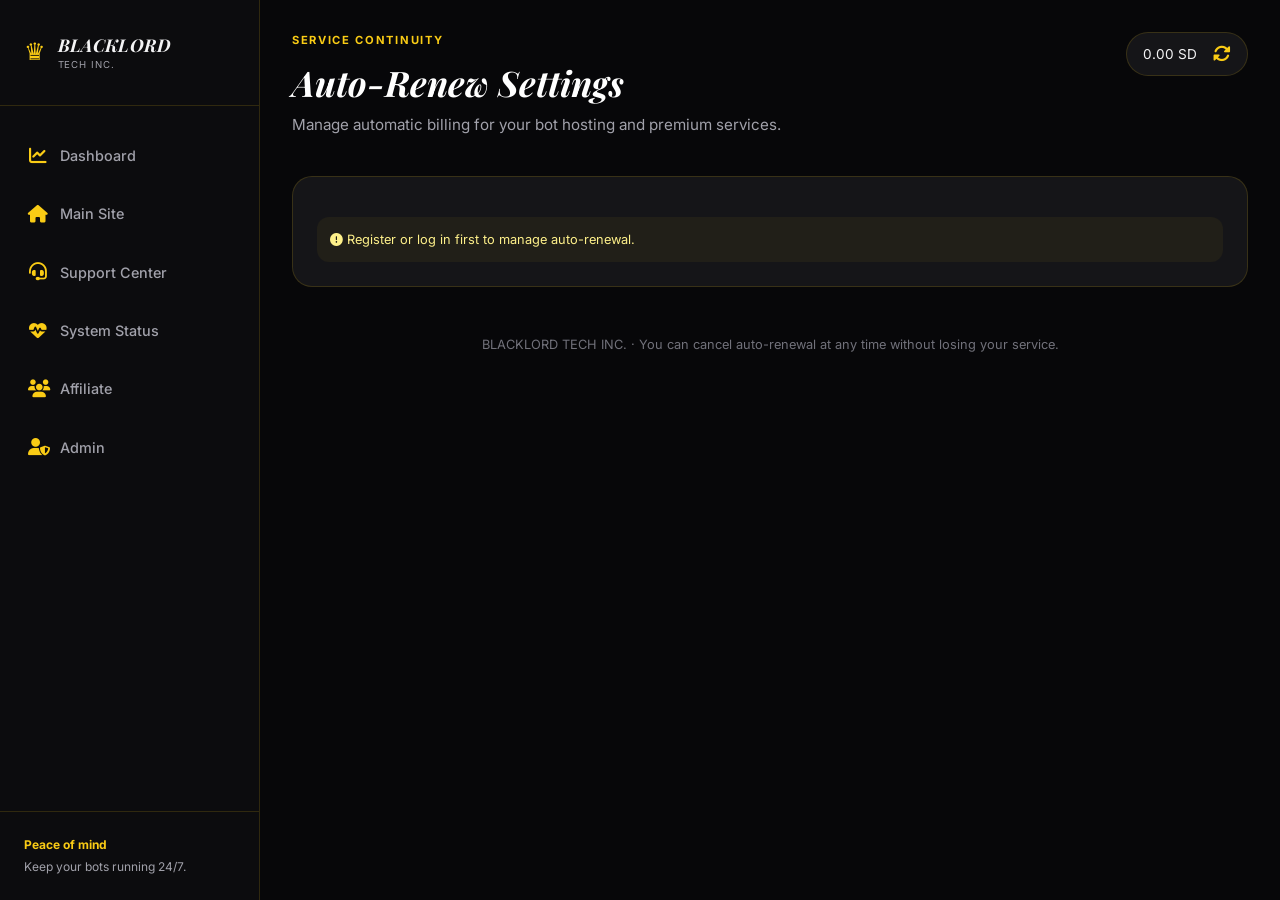
<file: auto-renew.html>
<!doctype html>
<html lang="en">
<head>
  <meta charset="utf-8" />
  <meta name="viewport" content="width=device-width, initial-scale=1" />
  <title>Auto-Renew | BLACKLORD TECH INC</title>
  <link rel="preconnect" href="https://fonts.googleapis.com">
  <link rel="preconnect" href="https://fonts.gstatic.com" crossorigin>
  <link href="https://fonts.googleapis.com/css2?family=Inter:wght@400;500;600;700;800&family=Playfair+Display:ital,wght@0,500;0,600;0,700;1,600;1,700&display=swap" rel="stylesheet">
  <link rel="stylesheet" href="portal.css">
  <link rel="stylesheet" href="https://cdnjs.cloudflare.com/ajax/libs/font-awesome/6.4.0/css/all.min.css">
</head>
<body>
<div class="shell">
  <aside class="sidebar">
    <a class="brand" href="index.html">
      <div class="brand-mark">♛</div>
      <div>
        <div class="brand-name">BLACKLORD</div>
        <div class="brand-sub">TECH INC.</div>
      </div>
    </a>
    <nav class="nav">
      <a href="dashboard.html"><span class="nav-icon"><i class="fas fa-chart-line"></i></span>Dashboard</a>
      <a href="index.html"><span class="nav-icon"><i class="fas fa-home"></i></span>Main Site</a>
      <a href="support.html"><span class="nav-icon"><i class="fas fa-headset"></i></span>Support Center</a>
      <a href="status.html"><span class="nav-icon"><i class="fas fa-heartbeat"></i></span>System Status</a>
      <a href="affiliate.html"><span class="nav-icon"><i class="fas fa-users"></i></span>Affiliate</a>
      <a href="admin.html"><span class="nav-icon"><i class="fas fa-user-shield"></i></span>Admin</a>
    </nav>
    <div class="sidebar-footer">
      <strong>Peace of mind</strong>
      Keep your bots running 24/7.
    </div>
  </aside>

  <main class="content">
    <header class="topbar">
      <div>
        <div class="eyebrow">Service continuity</div>
        <h1 class="title">Auto-Renew Settings</h1>
        <p class="subtitle">Manage automatic billing for your bot hosting and premium services.</p>
      </div>
      <div class="user-box">
        <span id="balanceLabel">0.00 SD</span>
        <span class="avatar"><i class="fas fa-sync-alt"></i></span>
      </div>
    </header>

    <section class="card">
      <div id="gate" class="notice show info" style="background:rgba(250,204,21,0.05); border-color:rgba(250,204,21,0.2); color:var(--gold-soft);">
        <i class="fas fa-spinner fa-spin"></i> Loading your renewal settings...
      </div>
      
      <div id="content" style="display:none;">
        <div class="grid grid-2">
          <article class="card stat">
            <div class="stat-label">Global Status</div>
            <div class="stat-number" id="globalStatus">DISABLED</div>
            <div style="margin-top:1rem;">
              <button class="btn green" id="toggleGlobalBtn" onclick="toggleGlobal()">Enable Global</button>
            </div>
          </article>
          <article class="card stat">
            <div class="stat-label">Active Servers</div>
            <div class="stat-number" id="serverCount">0</div>
            <div class="stat-note">Servers with auto-renew active</div>
          </article>
        </div>

        <div style="margin-top:2rem;">
          <h2 style="color:var(--gold); font-family:'Playfair Display',serif; font-style:italic; margin-bottom:1rem;">Managed Services</h2>
          <div id="serverList" class="list">
            <div class="empty">No active servers found.</div>
          </div>
        </div>

        <div class="notice show success" style="margin-top:2rem;">
          <i class="fas fa-info-circle"></i> Auto-renew will automatically deduct the renewal price from your SD balance 24 hours before your service expires.
        </div>
      </div>
    </section>

    <div class="footer-note" style="margin-top: 3rem; color: #71717a; font-size: 0.8rem; text-align: center;">
      BLACKLORD TECH INC. · You can cancel auto-renewal at any time without losing your service.
    </div>
  </main>
</div>

<script>
function phone() { return localStorage.getItem('blacklord_registered_phone') || localStorage.getItem('samsung_user_phone'); }
function showGate(message) { 
  const gate = document.getElementById('gate');
  gate.innerHTML = `<i class="fas fa-exclamation-circle"></i> ${message}`;
  gate.style.display = 'block';
}

async function loadSettings() {
  const p = phone();
  if (!p) { showGate('Register or log in first to manage auto-renewal.'); return; }
  try {
    const r = await fetch('/api/user/auto-renew?phone=' + encodeURIComponent(p));
    const d = await r.json();
    if (!r.ok || !d.success) throw new Error(d.error || 'Unable to load settings.');
    
    document.getElementById('gate').style.display = 'none';
    document.getElementById('content').style.display = 'block';
    document.getElementById('balanceLabel').textContent = Number(d.balance || 0).toFixed(2) + ' SD';
    
    const globalStatus = document.getElementById('globalStatus');
    const toggleBtn = document.getElementById('toggleGlobalBtn');
    if (d.enabled) {
      globalStatus.textContent = 'ENABLED';
      globalStatus.style.color = 'var(--green)';
      toggleBtn.textContent = 'Disable Global';
      toggleBtn.className = 'btn outline';
    } else {
      globalStatus.textContent = 'DISABLED';
      globalStatus.style.color = 'var(--muted)';
      toggleBtn.textContent = 'Enable Global';
      toggleBtn.className = 'btn green';
    }
    
    const servers = d.servers || [];
    document.getElementById('serverCount').textContent = servers.filter(s => s.auto_renew_enabled).length;
    document.getElementById('serverList').innerHTML = servers.length ? servers.map(s => `
      <div class="list-item">
        <div>
          <strong style="display:block; color:#fff;">${s.bot_type || 'Server'}</strong>
          <small style="color:var(--muted); font-size:0.7rem;">${s.subdomain || 'no-subdomain'} · Renews at ${Number(s.renewal_price_sd).toFixed(2)} SD</small>
        </div>
        <button class="btn ${s.auto_renew_enabled ? 'outline' : 'green'}" style="padding:0.4rem 0.8rem; font-size:0.75rem;" onclick="toggleServer(${s.id}, ${!s.auto_renew_enabled})">
          ${s.auto_renew_enabled ? 'Disable' : 'Enable'}
        </button>
      </div>
    `).join('') : '<div class="empty">No active servers found.</div>';
  } catch (e) { showGate(e.message); }
}

async function toggleGlobal() {
  const p = phone();
  const current = document.getElementById('globalStatus').textContent === 'ENABLED';
  try {
    const r = await fetch('/api/user/auto-renew', {
      method: 'POST',
      headers: { 'Content-Type': 'application/json' },
      body: JSON.stringify({ phone: p, enabled: !current })
    });
    if (!r.ok) throw new Error('Toggle failed');
    loadSettings();
  } catch (e) { alert(e.message); }
}

async function toggleServer(id, enabled) {
  const p = phone();
  try {
    const r = await fetch('/api/user/auto-renew', {
      method: 'POST',
      headers: { 'Content-Type': 'application/json' },
      body: JSON.stringify({ phone: p, serverId: id, enabled: enabled })
    });
    if (!r.ok) throw new Error('Toggle failed');
    loadSettings();
  } catch (e) { alert(e.message); }
}

loadSettings();
</script>
</body>
</html>
</file>
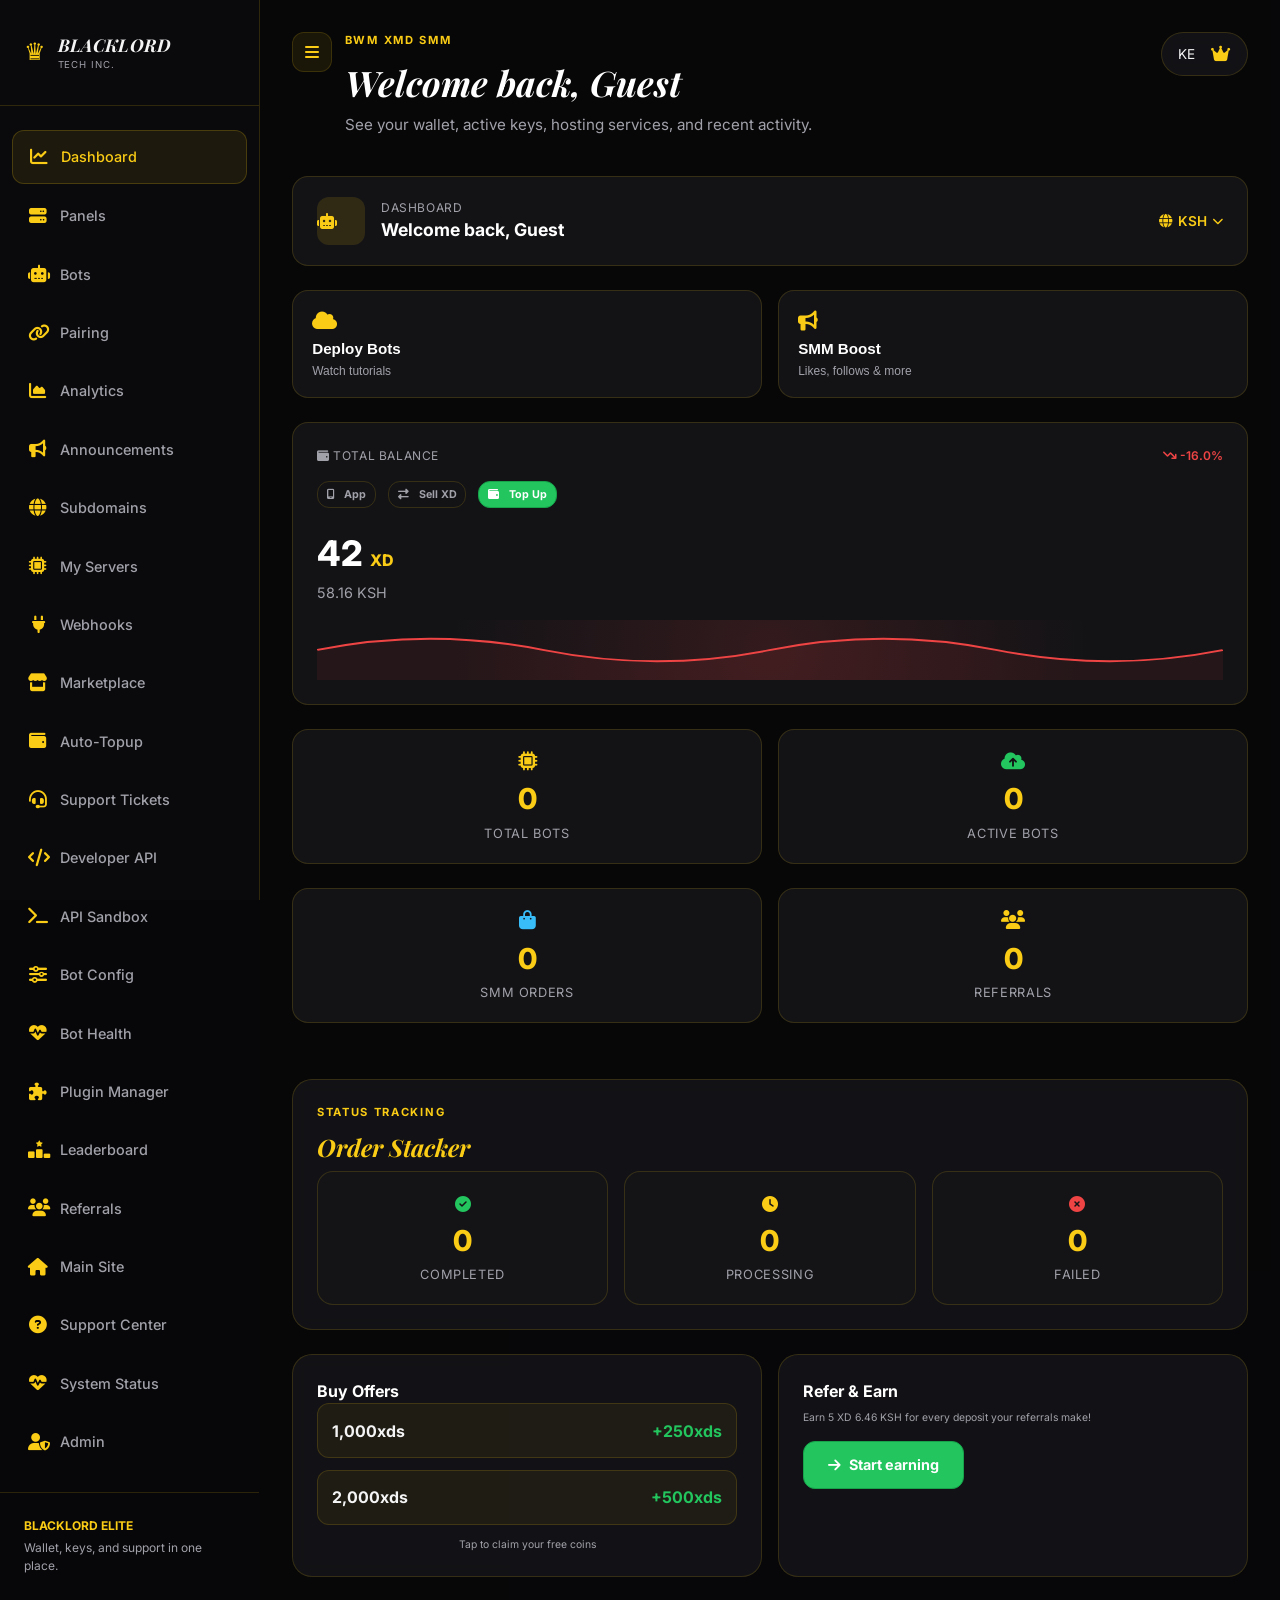
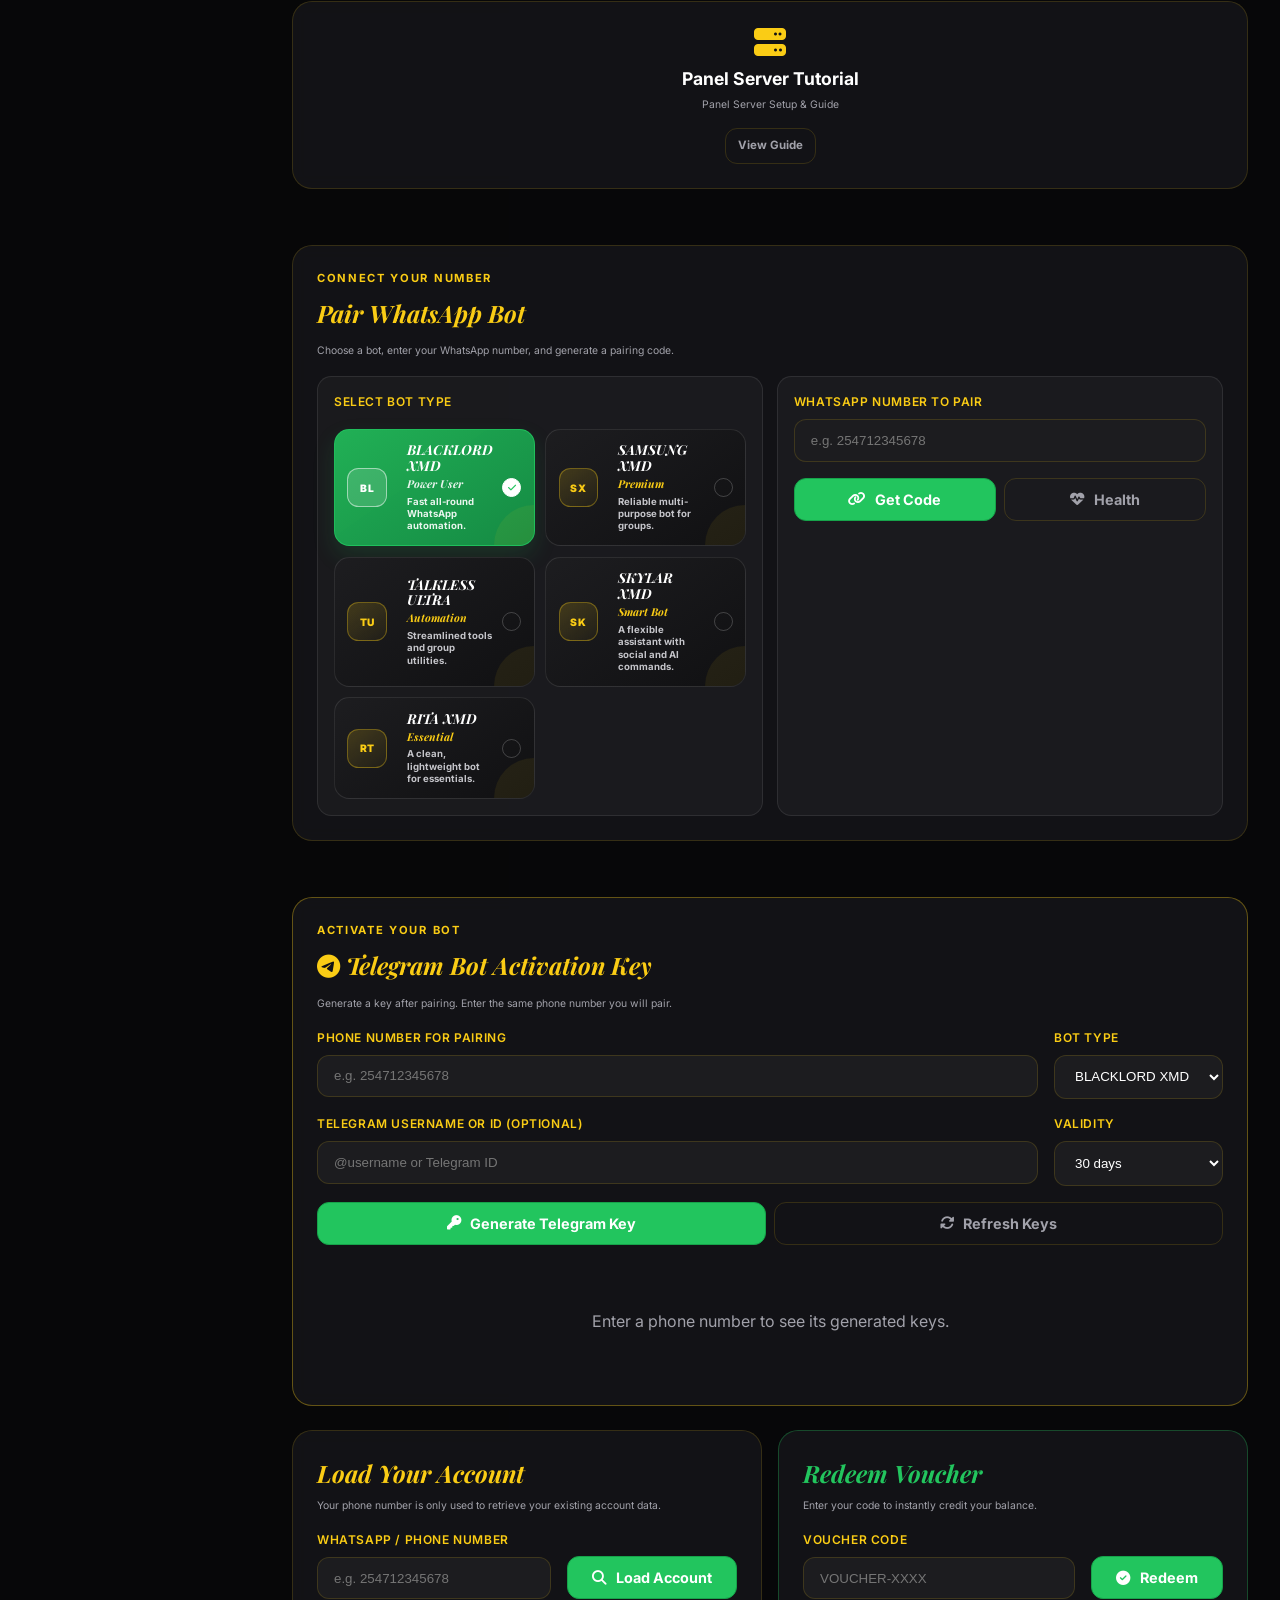
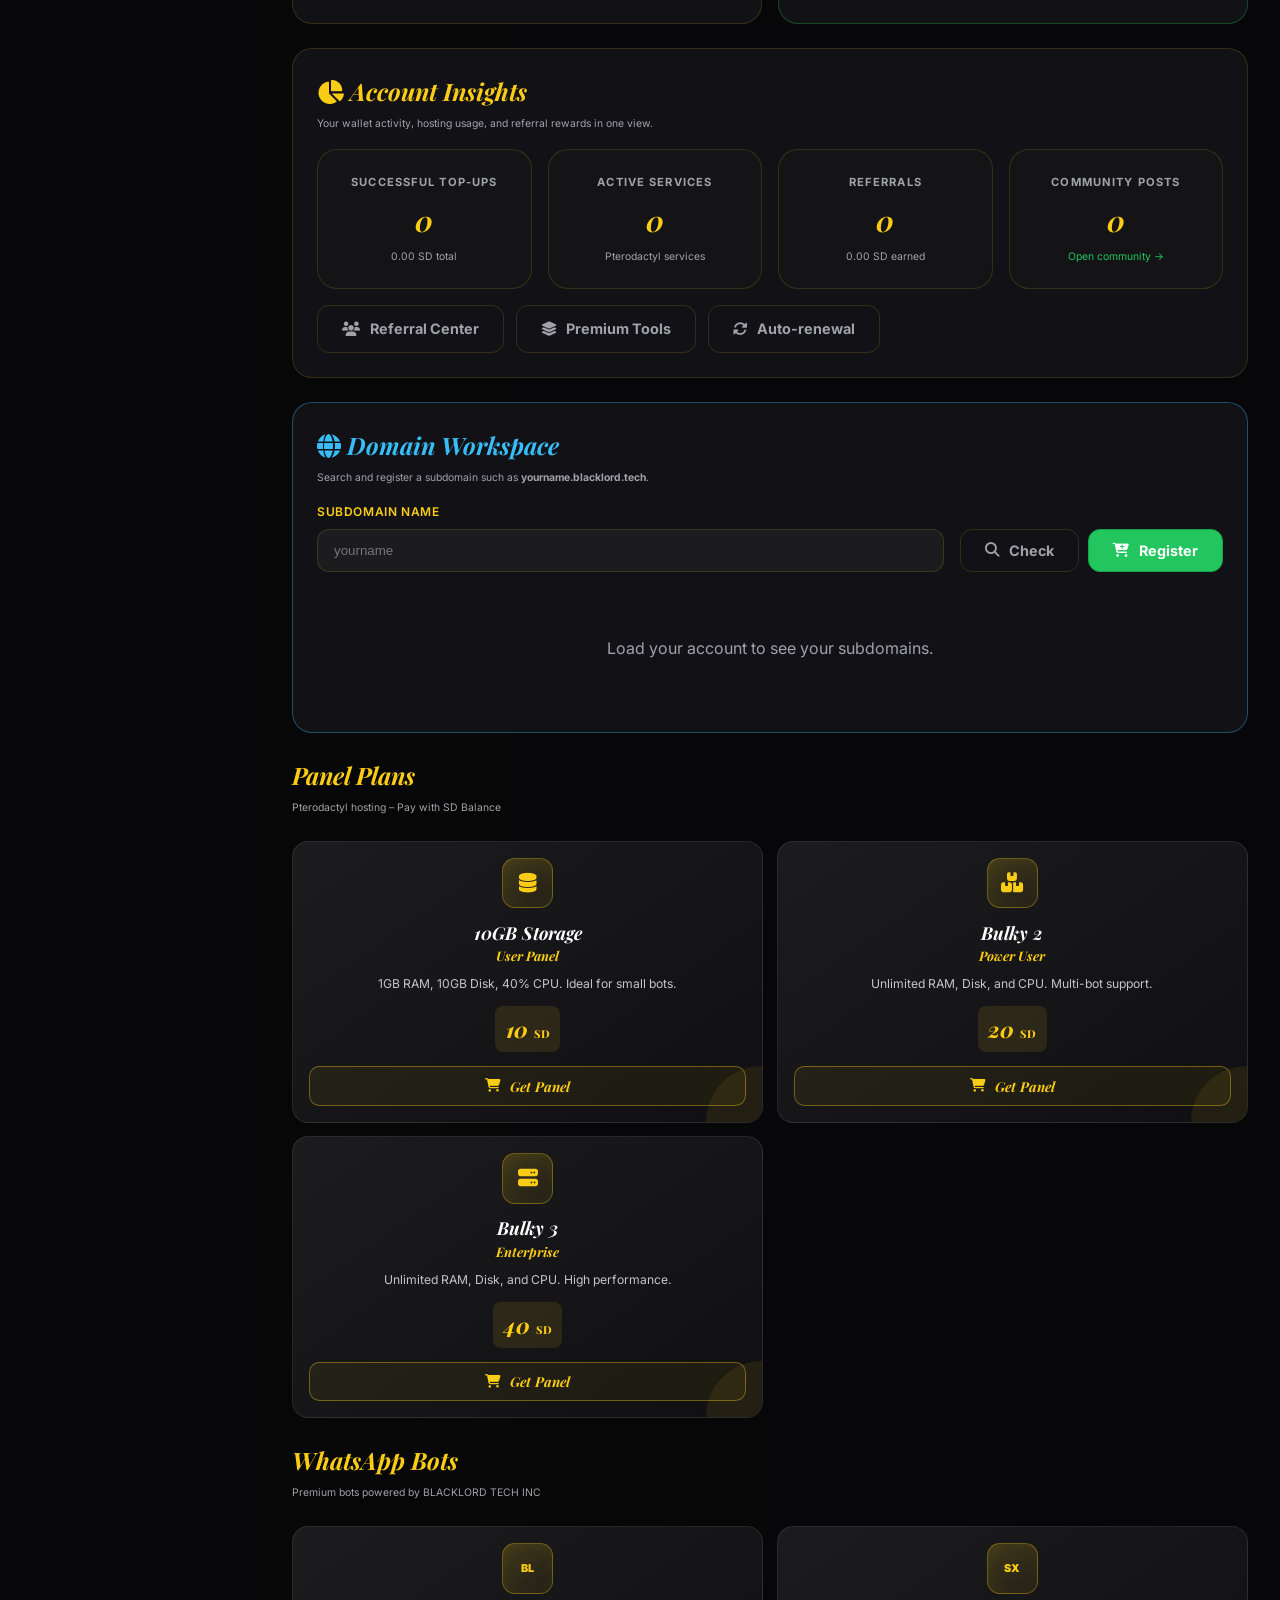
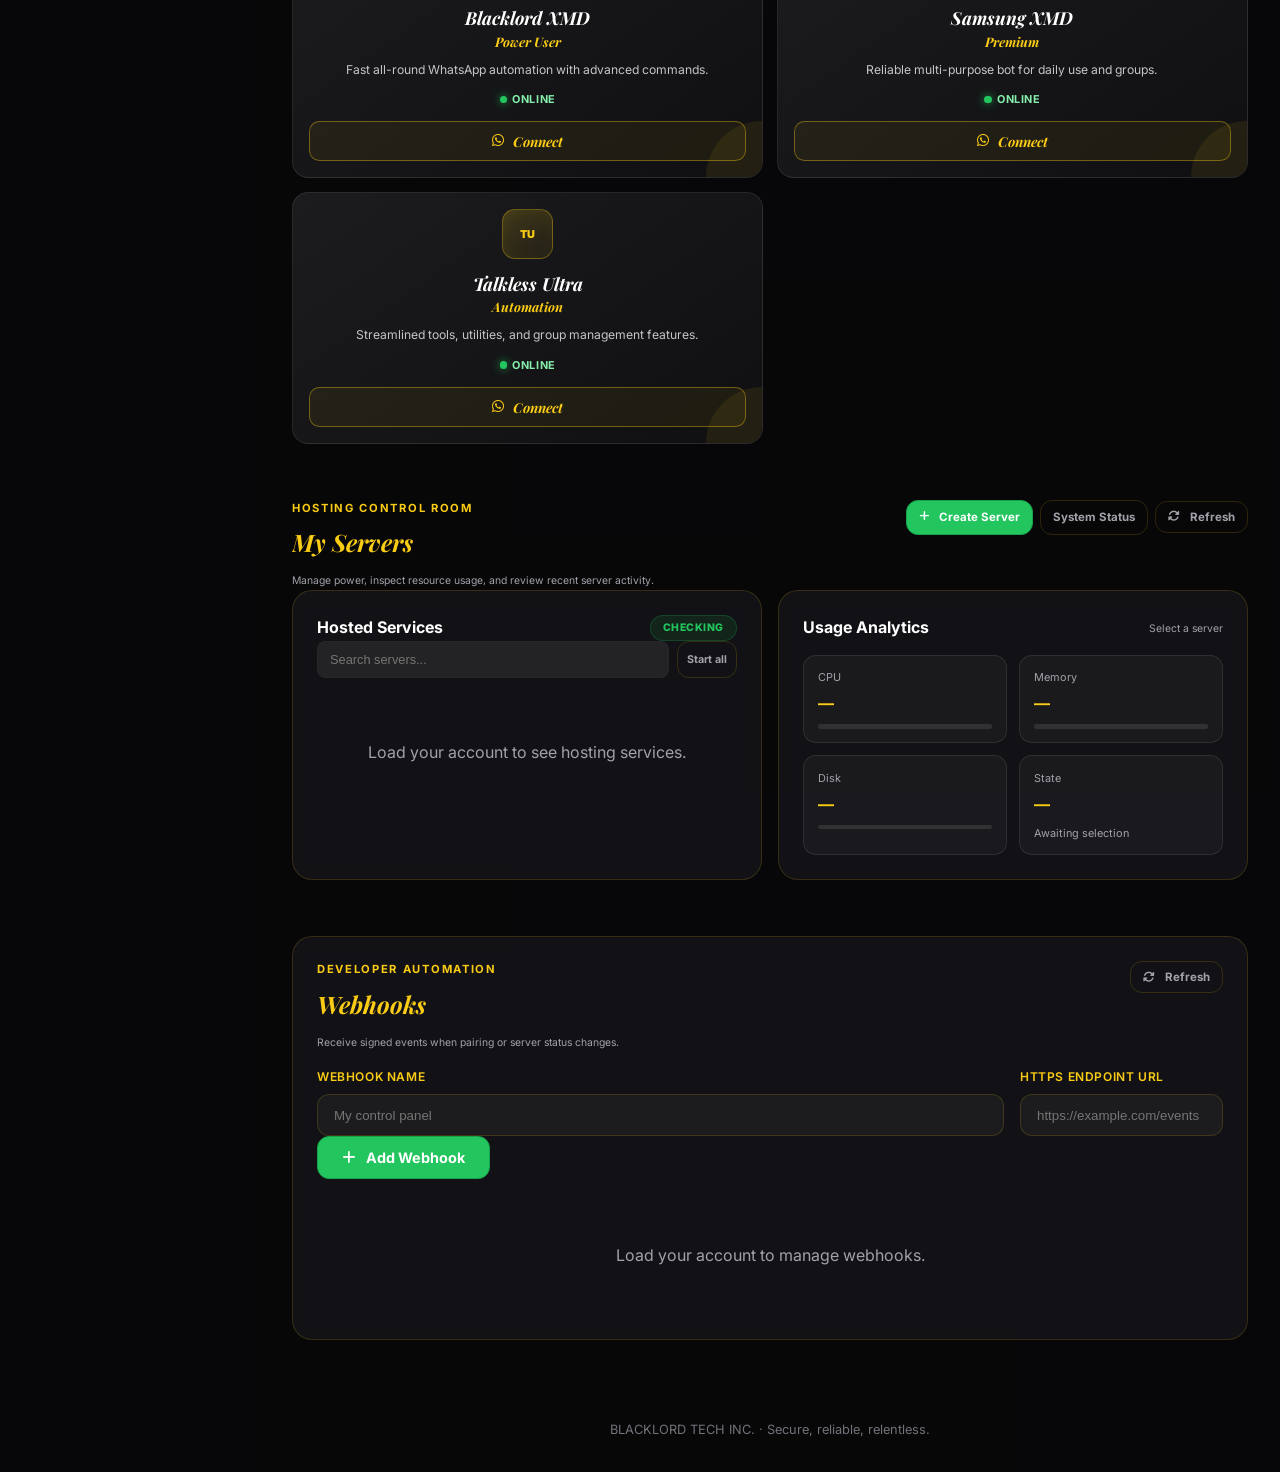
<file: dashboard.html>
<!DOCTYPE html>
<html lang="en">
<head>
  <meta charset="utf-8" />
  <meta name="viewport" content="width=device-width, initial-scale=1" />
  <title>My Dashboard | BLACKLORD TECH INC</title>
  <link rel="preconnect" href="https://fonts.googleapis.com">
  <link rel="preconnect" href="https://fonts.gstatic.com" crossorigin>
  <link href="https://fonts.googleapis.com/css2?family=Inter:wght@400;500;600;700;800&family=Playfair+Display:ital,wght@0,500;0,600;0,700;1,600;1,700&display=swap" rel="stylesheet">
  <link rel="stylesheet" href="portal.css">
  <link rel="stylesheet" href="https://cdnjs.cloudflare.com/ajax/libs/font-awesome/6.4.0/css/all.min.css">
  <style>
    /* Reference rearrangement visual styles matching user screenshot */
    .dashboard-reorder-wrap { display: flex; flex-direction: column; gap: 1.5rem; }
    .dash-welcome-card { display: flex; align-items: center; justify-content: space-between; background: rgba(21,21,24,0.92); border: 1px solid var(--line); border-radius: 1rem; padding: 1.25rem 1.5rem; }
    .dash-welcome-left { display: flex; align-items: center; gap: 1rem; }
    .dash-welcome-avatar { width: 48px; height: 48px; border-radius: 12px; background: rgba(250,204,21,0.12); color: var(--gold); display: flex; align-items: center; justify-content: font-size: 1.2rem; font-weight: 700; }
    .dash-action-grid { display: grid; grid-template-columns: repeat(2, minmax(0, 1fr)); gap: 1rem; }
    .dash-action-tile { background: rgba(21,21,24,0.92); border: 1px solid var(--line); border-radius: 1rem; padding: 1.2rem; text-align: left; cursor: pointer; transition: 0.2s; display: flex; flex-direction: column; gap: 0.4rem; color: #fff; }
    .dash-action-tile:hover { border-color: var(--gold); background: rgba(250,204,21,0.04); }
    .dash-action-tile i { font-size: 1.25rem; color: var(--gold); margin-bottom: 0.2rem; }
    .dash-balance-card { background: rgba(21,21,24,0.95); border: 1px solid var(--line); border-radius: 1rem; padding: 1.5rem; position: relative; overflow: hidden; }
    .dash-balance-header { display: flex; align-items: center; justify-content: space-between; margin-bottom: 1rem; }
    .dash-balance-actions { display: flex; gap: 0.75rem; flex-wrap: wrap; margin-bottom: 1.2rem; }
    .dash-balance-number { font-size: 2.2rem; font-weight: 800; color: #fff; }
    .dash-balance-sub { color: var(--muted); font-size: 0.9rem; margin-top: 0.15rem; }
    .dash-wave-graphic { width: 100%; height: 60px; margin-top: 1rem; background: radial-gradient(circle at center, rgba(239,68,68,0.15) 0%, transparent 70%); position: relative; }
    .dash-wave-graphic svg { width: 100%; height: 100%; }
    .dash-stats-grid { display: grid; grid-template-columns: repeat(2, minmax(0, 1fr)); gap: 1rem; }
    .dash-stats-tile { background: rgba(21,21,24,0.92); border: 1px solid var(--line); border-radius: 1rem; padding: 1.25rem; text-align: center; }
    .dash-stats-tile .val { font-size: 1.8rem; font-weight: 800; color: var(--gold); margin: 0.2rem 0; }
    .dash-stats-tile .lbl { font-size: 0.8rem; color: var(--muted); text-transform: uppercase; letter-spacing: 0.05em; }
  </style>
</head>
<body class="dashboard-page">
<div class="shell">
  <aside class="sidebar" id="dashboardSidebar">
    <a class="brand" href="index.html">
      <div class="brand-mark">♛</div>
      <div>
        <div class="brand-name">BLACKLORD</div>
        <div class="brand-sub">TECH INC.</div>
      </div>
    </a>
    <nav class="nav">
      <a class="active" href="dashboard.html"><span class="nav-icon"><i class="fas fa-chart-line"></i></span>Dashboard</a>
      <a href="#panels-section" onclick="toggleDashboardMenu(false)"><span class="nav-icon"><i class="fas fa-server"></i></span>Panels</a>
      <a href="#bots-section" onclick="toggleDashboardMenu(false)"><span class="nav-icon"><i class="fas fa-robot"></i></span>Bots</a>
      <a href="#pairingCard" onclick="toggleDashboardMenu(false)"><span class="nav-icon"><i class="fas fa-link"></i></span>Pairing</a>
      <a href="#analytics-section" onclick="toggleDashboardMenu(false)"><span class="nav-icon"><i class="fas fa-chart-area"></i></span>Analytics</a>
      <a href="#announcements-section" onclick="toggleDashboardMenu(false)"><span class="nav-icon"><i class="fas fa-bullhorn"></i></span>Announcements</a>
      <a href="#domain-workspace" onclick="toggleDashboardMenu(false)"><span class="nav-icon"><i class="fas fa-globe"></i></span>Subdomains</a>
      <a href="#servers-section" onclick="toggleDashboardMenu(false)"><span class="nav-icon"><i class="fas fa-microchip"></i></span>My Servers</a>
      <a href="#webhooks-section" onclick="toggleDashboardMenu(false)"><span class="nav-icon"><i class="fas fa-plug"></i></span>Webhooks</a>
      <a href="#marketplace-section" onclick="toggleDashboardMenu(false)"><span class="nav-icon"><i class="fas fa-store"></i></span>Marketplace</a>
      <a href="#auto-topup-section" onclick="toggleDashboardMenu(false)"><span class="nav-icon"><i class="fas fa-wallet"></i></span>Auto-Topup</a>
      <a href="#support-section" onclick="toggleDashboardMenu(false)"><span class="nav-icon"><i class="fas fa-headset"></i></span>Support Tickets</a>
      <a href="#developer-section" onclick="toggleDashboardMenu(false)"><span class="nav-icon"><i class="fas fa-code"></i></span>Developer API</a>
      <a href="#api-sandbox-section" onclick="toggleDashboardMenu(false)"><span class="nav-icon"><i class="fas fa-terminal"></i></span>API Sandbox</a>
      <a href="#bot-config-section" onclick="toggleDashboardMenu(false)"><span class="nav-icon"><i class="fas fa-sliders"></i></span>Bot Config</a>
      <a href="#health-section" onclick="toggleDashboardMenu(false)"><span class="nav-icon"><i class="fas fa-heart-pulse"></i></span>Bot Health</a>
      <a href="#plugin-manager-section" onclick="toggleDashboardMenu(false)"><span class="nav-icon"><i class="fas fa-puzzle-piece"></i></span>Plugin Manager</a>
      <a href="#leaderboard-section" onclick="toggleDashboardMenu(false)"><span class="nav-icon"><i class="fas fa-ranking-star"></i></span>Leaderboard</a>
      <a href="#referrals-section" onclick="toggleDashboardMenu(false)"><span class="nav-icon"><i class="fas fa-users"></i></span>Referrals</a>
      <a href="index.html"><span class="nav-icon"><i class="fas fa-home"></i></span>Main Site</a>
      <a href="support.html"><span class="nav-icon"><i class="fas fa-circle-question"></i></span>Support Center</a>
      <a href="status.html"><span class="nav-icon"><i class="fas fa-heartbeat"></i></span>System Status</a>
      <a href="admin.html"><span class="nav-icon"><i class="fas fa-user-shield"></i></span>Admin</a>
    </nav>
    <div class="sidebar-footer">
      <strong>BLACKLORD ELITE</strong>
      Wallet, keys, and support in one place.
    </div>
  </aside>

  <div class="sidebar-backdrop" id="sidebarBackdrop" aria-hidden="true" onclick="toggleDashboardMenu(false)"></div>

  <main class="content">
    <header class="topbar">
      <div class="topbar-heading">
        <button class="sidebar-menu-toggle" id="sidebarMenuToggle" type="button" title="Open dashboard menu" aria-label="Open dashboard menu" aria-controls="dashboardSidebar" aria-expanded="false" onclick="toggleDashboardMenu()">
          <i class="fas fa-bars" aria-hidden="true"></i>
        </button>
        <div>
          <div class="eyebrow">BWM XMD SMM</div>
          <h1 class="title" id="welcomeUserTitle">Welcome back, Guest</h1>
          <p class="subtitle">See your wallet, active keys, hosting services, and recent activity.</p>
        </div>
      </div>
      <div class="user-box">
        <span id="userLabel">KE</span>
        <span class="avatar"><i class="fas fa-crown"></i></span>
      </div>
    </header>

    <div class="dashboard-reorder-wrap">
      <!-- 1. WELCOME CARD -->
      <section class="dash-welcome-card">
        <div class="dash-welcome-left">
          <div class="dash-welcome-avatar"><i class="fas fa-robot"></i></div>
          <div>
            <div style="font-size:0.75rem; color:var(--muted); text-transform:uppercase; letter-spacing:0.05em;">Dashboard</div>
            <div style="font-weight:700; font-size:1.1rem; color:#fff;" id="welcomeBannerName">Welcome back, Guest</div>
          </div>
        </div>
        <div style="font-size:0.85rem; color:var(--gold); font-weight:600; display:flex; align-items:center; gap:0.3rem;">
          <i class="fas fa-globe"></i> KSH <i class="fas fa-chevron-down" style="font-size:0.7rem;"></i>
        </div>
      </section>

      <!-- 2. TWO ACTION TILES -->
      <div class="dash-action-grid">
        <button class="dash-action-tile" type="button" onclick="location.href='#panels-section'">
          <i class="fas fa-cloud"></i>
          <strong style="font-size:0.95rem">Deploy Bots</strong>
          <span style="font-size:0.75rem; color:var(--muted)">Watch tutorials</span>
        </button>
        <button class="dash-action-tile" type="button" onclick="location.href='#marketplace-section'">
          <i class="fas fa-bullhorn"></i>
          <strong style="font-size:0.95rem">SMM Boost</strong>
          <span style="font-size:0.75rem; color:var(--muted)">Likes, follows &amp; more</span>
        </button>
      </div>

      <!-- 3. TOTAL BALANCE CARD WITH WAVE GRAPH -->
      <section class="dash-balance-card">
        <div class="dash-balance-header">
          <span style="font-size:0.75rem; color:var(--muted); text-transform:uppercase; letter-spacing:0.05em;"><i class="fas fa-wallet"></i> Total Balance</span>
          <span style="font-size:0.75rem; color:var(--red); font-weight:600;"><i class="fas fa-arrow-trend-down"></i> -16.0%</span>
        </div>
        <div class="dash-balance-actions">
          <button class="btn outline tiny-btn" type="button" onclick="location.href='app.html'"><i class="fas fa-mobile-screen"></i> App</button>
          <button class="btn outline tiny-btn" type="button" onclick="location.href='#marketplace-section'"><i class="fas fa-right-left"></i> Sell XD</button>
          <button class="btn green tiny-btn" type="button" onclick="location.href='#phoneCard'"><i class="fas fa-wallet"></i> Top Up</button>
        </div>
        <div class="dash-balance-number" id="balance">42 <small style="font-size:1rem; color:var(--gold)">XD</small></div>
        <div class="dash-balance-sub">58.16 KSH</div>
        <div class="dash-wave-graphic">
          <svg viewBox="0 0 500 80" preserveAspectRatio="none">
            <path d="M0,40 Q62.5,10 125,40 T250,40 T375,40 T500,40 V80 H0 Z" fill="rgba(239, 68, 68, 0.08)"></path>
            <path d="M0,40 Q62.5,10 125,40 T250,40 T375,40 T500,40" fill="none" stroke="#ef4444" stroke-width="2.5"></path>
          </svg>
        </div>
      </section>

      <!-- 4. TOTAL BOTS & ACTIVE BOTS TILES -->
      <div class="dash-stats-grid">
        <article class="dash-stats-tile">
          <i class="fas fa-microchip" style="color:var(--gold); font-size:1.2rem; margin-bottom:0.2rem;"></i>
          <div class="val" id="serversCount">0</div>
          <div class="lbl">Total Bots</div>
        </article>
        <article class="dash-stats-tile">
          <i class="fas fa-cloud-arrow-up" style="color:var(--green); font-size:1.2rem; margin-bottom:0.2rem;"></i>
          <div class="val" id="activeBotsCount">0</div>
          <div class="lbl">Active Bots</div>
        </article>
      </div>

      <!-- 5. SMM ORDERS & REFERRALS TILES -->
      <div class="dash-stats-grid">
        <article class="dash-stats-tile">
          <i class="fas fa-bag-shopping" style="color:#38bdf8; font-size:1.2rem; margin-bottom:0.2rem;"></i>
          <div class="val" id="smmOrdersCount">0</div>
          <div class="lbl">SMM Orders</div>
        </article>
        <article class="dash-stats-tile">
          <i class="fas fa-users" style="color:var(--gold); font-size:1.2rem; margin-bottom:0.2rem;"></i>
          <div class="val" id="keysCount">0</div>
          <div class="lbl">Referrals</div>
        </article>
      </div>

      <!-- 6. ORDER STACKER -->
      <section class="card dashboard-section">
        <div class="card-heading">
          <div>
            <div class="eyebrow">Status tracking</div>
            <h2 class="section-title">Order Stacker</h2>
          </div>
        </div>
        <div class="grid grid-3" style="gap:1rem;">
          <div class="dash-stats-tile"><i class="fas fa-circle-check" style="color:var(--green)"></i><div class="val" id="orderCompletedCount">0</div><div class="lbl">Completed</div></div>
          <div class="dash-stats-tile"><i class="fas fa-clock" style="color:var(--gold)"></i><div class="val" id="orderProcessingCount">0</div><div class="lbl">Processing</div></div>
          <div class="dash-stats-tile"><i class="fas fa-circle-xmark" style="color:var(--red)"></i><div class="val" id="orderFailedCount">0</div><div class="lbl">Failed</div></div>
        </div>
      </section>

      <!-- 7. BUY OFFERS & REFER & EARN -->
      <div class="grid grid-2">
        <section class="card">
          <div class="card-heading"><h3>Buy Offers</h3></div>
          <div style="display:flex; flex-direction:column; gap:0.75rem;">
            <div style="background:rgba(250,204,21,0.06); border:1px solid var(--line); border-radius:0.75rem; padding:0.9rem; display:flex; justify-content:space-between; align-items:center;">
              <strong>1,000xds</strong>
              <span style="color:var(--green); font-weight:700;">+250xds</span>
            </div>
            <div style="background:rgba(250,204,21,0.06); border:1px solid var(--line); border-radius:0.75rem; padding:0.9rem; display:flex; justify-content:space-between; align-items:center;">
              <strong>2,000xds</strong>
              <span style="color:var(--green); font-weight:700;">+500xds</span>
            </div>
          </div>
          <span class="stat-note" style="display:block; margin-top:0.75rem; text-align:center;">Tap to claim your free coins</span>
        </section>
        <section class="card">
          <div class="card-heading"><h3>Refer &amp; Earn</h3></div>
          <p class="stat-note" style="margin-bottom:1rem;">Earn 5 XD 6.46 KSH for every deposit your referrals make!</p>
          <a class="btn green" href="affiliate.html" style="display:inline-flex; align-items:center; justify-content:center; gap:0.5rem;"><i class="fas fa-arrow-right"></i> Start earning</a>
        </section>
      </div>

      <!-- 8. PANEL SERVER TUTORIAL -->
      <section class="card" style="text-align:center; padding:1.5rem;">
        <i class="fas fa-server" style="font-size:2rem; color:var(--gold); margin-bottom:0.5rem;"></i>
        <h3 style="font-size:1.1rem; font-weight:700; color:#fff;">Panel Server Tutorial</h3>
        <p class="stat-note" style="margin:0.25rem 0 1rem 0;">Panel Server Setup &amp; Guide</p>
        <a class="btn outline small-btn" href="docs.html">View Guide</a>
      </section>

      <!-- ORIGINAL FUNCTIONAL SECTIONS PRESERVED -->
      <section class="card dashboard-section pairing-section" id="pairingCard">
        <div class="card-heading">
          <div>
            <div class="eyebrow">Connect your number</div>
            <h2 class="section-title">Pair WhatsApp Bot</h2>
            <span class="stat-note">Choose a bot, enter your WhatsApp number, and generate a pairing code.</span>
          </div>
        </div>
        <div class="pairing-layout">
          <div class="pairing-panel">
            <div class="field">
              <label>Select Bot Type</label>
              <div class="pairing-bot-grid">
                <button id="dashboardBlacklordBtn" class="btn pairing-bot-option is-selected" type="button" aria-pressed="true" onclick="selectDashboardBotType('blacklord')">
                  <span class="pairing-bot-icon" aria-hidden="true">BL</span>
                  <span class="pairing-bot-copy"><strong>BLACKLORD XMD</strong><small>Power User</small><em>Fast all-round WhatsApp automation.</em></span>
                  <span class="pairing-bot-check" aria-hidden="true"><i class="fas fa-check"></i></span>
                </button>
                <button id="dashboardSamsungBtn" class="btn pairing-bot-option" type="button" aria-pressed="false" onclick="selectDashboardBotType('samsung')">
                  <span class="pairing-bot-icon" aria-hidden="true">SX</span>
                  <span class="pairing-bot-copy"><strong>SAMSUNG XMD</strong><small>Premium</small><em>Reliable multi-purpose bot for groups.</em></span>
                  <span class="pairing-bot-check" aria-hidden="true"><i class="fas fa-check"></i></span>
                </button>
                <button id="dashboardTalklessBtn" class="btn pairing-bot-option" type="button" aria-pressed="false" onclick="selectDashboardBotType('talkless')">
                  <span class="pairing-bot-icon" aria-hidden="true">TU</span>
                  <span class="pairing-bot-copy"><strong>TALKLESS ULTRA</strong><small>Automation</small><em>Streamlined tools and group utilities.</em></span>
                  <span class="pairing-bot-check" aria-hidden="true"><i class="fas fa-check"></i></span>
                </button>
                <button id="dashboardSkylarBtn" class="btn pairing-bot-option" type="button" aria-pressed="false" onclick="selectDashboardBotType('skylar')">
                  <span class="pairing-bot-icon" aria-hidden="true">SK</span>
                  <span class="pairing-bot-copy"><strong>SKYLAR XMD</strong><small>Smart Bot</small><em>A flexible assistant with social and AI commands.</em></span>
                  <span class="pairing-bot-check" aria-hidden="true"><i class="fas fa-check"></i></span>
                </button>
                <button id="dashboardRitaBtn" class="btn pairing-bot-option" type="button" aria-pressed="false" onclick="selectDashboardBotType('rita')">
                  <span class="pairing-bot-icon" aria-hidden="true">RT</span>
                  <span class="pairing-bot-copy"><strong>RITA XMD</strong><small>Essential</small><em>A clean, lightweight bot for essentials.</em></span>
                  <span class="pairing-bot-check" aria-hidden="true"><i class="fas fa-check"></i></span>
                </button>
              </div>
            </div>
          </div>
          <div class="pairing-panel">
            <div class="field">
              <label for="pairingPhone">WhatsApp Number to Pair</label>
              <input id="pairingPhone" inputmode="numeric" placeholder="e.g. 254712345678" />
            </div>
            <div class="pairing-actions">
              <button id="dashboardPairingButton" class="btn green" type="button" onclick="requestDashboardPairing()"><i class="fas fa-link"></i> Get Code</button>
              <button class="btn outline" type="button" onclick="checkDashboardPairingHealth()"><i class="fas fa-heartbeat"></i> Health</button>
            </div>
          </div>
        </div>
        <div id="pairingNotice" class="notice"></div>
        <div id="pairingCodeBox" class="pairing-code-box" style="display:none"></div>
      </section>

      <!-- TELEGRAM KEY GENERATOR -->
      <section class="card dashboard-section" style="border-color: rgba(250,204,21,0.35);" id="telegram-key-generator">
        <div style="margin-bottom:1rem">
          <div class="eyebrow">Activate your bot</div>
          <h2 class="section-title"><i class="fab fa-telegram"></i> Telegram Bot Activation Key</h2>
          <span class="stat-note">Generate a key after pairing. Enter the same phone number you will pair.</span>
        </div>
        <div class="form-grid">
          <div class="field">
            <label for="keyPhone">Phone Number for Pairing</label>
            <input id="keyPhone" inputmode="numeric" placeholder="e.g. 254712345678" />
          </div>
          <div class="field">
            <label for="keyBotType">Bot Type</label>
            <select id="keyBotType">
              <option value="blacklord">BLACKLORD XMD</option>
              <option value="samsung">SAMSUNG XMD</option>
              <option value="talkless">TALKLESS ULTRA</option>
              <option value="skylar">SKYLAR XMD</option>
              <option value="rita">RITA XMD</option>
            </select>
          </div>
          <div class="field">
            <label for="telegramUser">Telegram username or ID (optional)</label>
            <input id="telegramUser" placeholder="@username or Telegram ID" maxlength="120" />
          </div>
          <div class="field">
            <label for="keyDuration">Validity</label>
            <select id="keyDuration">
              <option value="7">7 days</option>
              <option value="30" selected>30 days</option>
              <option value="90">90 days</option>
              <option value="365">365 days</option>
            </select>
          </div>
        </div>
        <div class="pairing-actions" style="margin-top:1rem">
          <button class="btn green" type="button" onclick="generateTelegramKey()"><i class="fas fa-key"></i> Generate Telegram Key</button>
          <button class="btn outline" type="button" onclick="loadGeneratedKeys()"><i class="fas fa-rotate"></i> Refresh Keys</button>
        </div>
        <div id="keyGeneratorNotice" class="notice"></div>
        <div id="generatedKeyBox" style="display:none;margin-top:1.25rem;padding:1.25rem;border:1px solid var(--gold);border-radius:1rem;background:rgba(250,204,21,0.06);">
          <div class="stat-note">Copy this key and send it to the Telegram bot exactly as shown.</div>
          <div id="generatedKeyValue" style="margin-top:0.6rem;color:var(--gold);font-family:monospace;font-size:1.35rem;font-weight:800;letter-spacing:0.05em;word-break:break-all;"></div>
          <button class="btn outline" type="button" style="margin-top:0.9rem" onclick="copyGeneratedKey()"><i class="fas fa-copy"></i> Copy Key</button>
        </div>
        <div id="generatedKeysList" class="list" style="margin-top:1rem"><div class="empty">Enter a phone number to see its generated keys.</div></div>
      </section>

      <!-- LOAD ACCOUNT & VOUCHER -->
      <div class="grid grid-2">
        <section class="card" id="phoneCard">
          <div style="margin-bottom:1rem">
            <h2 style="color:var(--gold); font-family:'Playfair Display',serif; font-style:italic;">Load Your Account</h2>
            <span class="stat-note">Your phone number is only used to retrieve your existing account data.</span>
          </div>
          <div class="form-grid">
            <div class="field">
              <label for="phone">WhatsApp / Phone Number</label>
              <input id="phone" placeholder="e.g. 254712345678" />
            </div>
            <div style="display:flex;align-items:end">
              <button class="btn green" onclick="loadDashboard()"><i class="fas fa-search"></i> Load Account</button>
            </div>
          </div>
          <div id="notice" class="notice"></div>
        </section>

        <section class="card" style="border-color: rgba(34,197,94,0.3);">
          <div style="margin-bottom:1rem">
            <h2 style="color: #22c55e; font-family:'Playfair Display',serif; font-style:italic;">Redeem Voucher</h2>
            <span class="stat-note">Enter your code to instantly credit your balance.</span>
          </div>
          <div class="form-grid">
            <div class="field">
              <label for="voucherInput">Voucher Code</label>
              <input id="voucherInput" placeholder="VOUCHER-XXXX" />
            </div>
            <div style="display:flex;align-items:end">
              <button class="btn green" onclick="redeemVoucher()"><i class="fas fa-check-circle"></i> Redeem</button>
            </div>
          </div>
          <div id="voucherMsg" class="notice"></div>
        </section>
      </div>

      <!-- REMAINING SECTIONS -->
      <section class="card" id="account-insights">
        <div style="margin-bottom:1rem">
          <h2 style="color:var(--gold); font-family:'Playfair Display',serif; font-style:italic;"><i class="fas fa-chart-pie"></i> Account Insights</h2>
          <span class="stat-note">Your wallet activity, hosting usage, and referral rewards in one view.</span>
        </div>
        <div class="grid grid-4">
          <article class="card stat"><div class="stat-label">Successful Top-ups</div><div class="stat-number" id="insightDeposits">0</div><div class="stat-note" id="insightDepositTotal">0.00 SD total</div></article>
          <article class="card stat"><div class="stat-label">Active Services</div><div class="stat-number" id="insightServers">0</div><div class="stat-note">Pterodactyl services</div></article>
          <article class="card stat"><div class="stat-label">Referrals</div><div class="stat-number" id="insightReferrals">0</div><div class="stat-note" id="insightReferralRewards">0.00 SD earned</div></article>
          <article class="card stat"><div class="stat-label">Community Posts</div><div class="stat-number" id="insightChat">0</div><div class="stat-note"><a href="community.html" style="color:var(--green)">Open community →</a></div></article>
        </div>
        <div style="display:flex;gap:0.75rem;flex-wrap:wrap;margin-top:1rem">
          <a class="btn outline" href="affiliate.html"><i class="fas fa-users"></i> Referral Center</a>
          <a class="btn outline" href="next-level.html"><i class="fas fa-layer-group"></i> Premium Tools</a>
          <a class="btn outline" href="auto-renew.html"><i class="fas fa-rotate"></i> Auto-renewal</a>
        </div>
        <div id="insightsNotice" class="notice"></div>
      </section>

      <section class="card" style="border-color:rgba(56,189,248,0.35)" id="domain-workspace">
        <div style="margin-bottom:1rem">
          <h2 style="color:#38bdf8; font-family:'Playfair Display',serif; font-style:italic;"><i class="fas fa-globe"></i> Domain Workspace</h2>
          <span class="stat-note">Search and register a subdomain such as <strong>yourname.blacklord.tech</strong>.</span>
        </div>
        <div class="form-grid">
          <div class="field">
            <label for="domainName">Subdomain name</label>
            <input id="domainName" placeholder="yourname" maxlength="63" />
          </div>
          <div style="display:flex;align-items:end;gap:0.6rem;flex-wrap:wrap">
            <button class="btn outline" type="button" onclick="checkDomainAvailability()"><i class="fas fa-search"></i> Check</button>
            <button class="btn green" type="button" onclick="registerSubdomain()"><i class="fas fa-cart-plus"></i> Register</button>
          </div>
        </div>
        <div id="domainNotice" class="notice"></div>
        <div id="domainsList" class="list" style="margin-top:1rem"><div class="empty">Load your account to see your subdomains.</div></div>
      </section>

      <!-- PANEL PLANS & BOTS -->
      <section id="panels-section">
        <div style="margin-bottom:1.5rem">
          <h2 style="color:var(--gold); font-family:'Playfair Display',serif; font-style:italic;">Panel Plans</h2>
          <span class="stat-note">Pterodactyl hosting – Pay with SD Balance</span>
        </div>
        <div class="dashboard-card-grid panel-card-grid">
          <article class="card stat dashboard-product-card product-card">
            <div class="product-copy">
              <span class="product-icon" aria-hidden="true"><i class="fas fa-database"></i></span>
              <strong class="product-title">10GB Storage</strong>
              <small class="product-kicker">User Panel</small>
              <span class="product-description">1GB RAM, 10GB Disk, 40% CPU. Ideal for small bots.</span>
            </div>
            <span class="product-price">10 <small>SD</small></span>
            <button class="btn green product-cta" onclick="location.href='index.html#panels-section'"><i class="fas fa-cart-shopping"></i> Get Panel</button>
          </article>
          <article class="card stat dashboard-product-card product-card">
            <div class="product-copy">
              <span class="product-icon" aria-hidden="true"><i class="fas fa-boxes-stacked"></i></span>
              <strong class="product-title">Bulky 2</strong>
              <small class="product-kicker">Power User</small>
              <span class="product-description">Unlimited RAM, Disk, and CPU. Multi-bot support.</span>
            </div>
            <span class="product-price">20 <small>SD</small></span>
            <button class="btn green product-cta" onclick="location.href='index.html#panels-section'"><i class="fas fa-cart-shopping"></i> Get Panel</button>
          </article>
          <article class="card stat dashboard-product-card product-card">
            <div class="product-copy">
              <span class="product-icon" aria-hidden="true"><i class="fas fa-server"></i></span>
              <strong class="product-title">Bulky 3</strong>
              <small class="product-kicker">Enterprise</small>
              <span class="product-description">Unlimited RAM, Disk, and CPU. High performance.</span>
            </div>
            <span class="product-price">40 <small>SD</small></span>
            <button class="btn green product-cta" onclick="location.href='index.html#panels-section'"><i class="fas fa-cart-shopping"></i> Get Panel</button>
          </article>
        </div>
      </section>

      <section id="bots-section">
        <div style="margin-bottom:1.5rem">
          <h2 style="color:var(--gold); font-family:'Playfair Display',serif; font-style:italic;">WhatsApp Bots</h2>
          <span class="stat-note">Premium bots powered by BLACKLORD TECH INC</span>
        </div>
        <div class="dashboard-card-grid bot-card-grid">
          <article class="card stat dashboard-product-card product-card">
            <div class="product-copy">
              <span class="product-icon bot-icon" aria-hidden="true">BL</span>
              <strong class="product-title">Blacklord XMD</strong>
              <small class="product-kicker">Power User</small>
              <span class="product-description">Fast all-round WhatsApp automation with advanced commands.</span>
            </div>
            <span class="product-status">Online</span>
            <button class="btn green product-cta" onclick="initiateDashboardPairing('blacklord')"><i class="fab fa-whatsapp"></i> Connect</button>
          </article>
          <article class="card stat dashboard-product-card product-card">
            <div class="product-copy">
              <span class="product-icon bot-icon" aria-hidden="true">SX</span>
              <strong class="product-title">Samsung XMD</strong>
              <small class="product-kicker">Premium</small>
              <span class="product-description">Reliable multi-purpose bot for daily use and groups.</span>
            </div>
            <span class="product-status">Online</span>
            <button class="btn green product-cta" onclick="initiateDashboardPairing('samsung')"><i class="fab fa-whatsapp"></i> Connect</button>
          </article>
          <article class="card stat dashboard-product-card product-card">
            <div class="product-copy">
              <span class="product-icon bot-icon" aria-hidden="true">TU</span>
              <strong class="product-title">Talkless Ultra</strong>
              <small class="product-kicker">Automation</small>
              <span class="product-description">Streamlined tools, utilities, and group management features.</span>
            </div>
            <span class="product-status">Online</span>
            <button class="btn green product-cta" onclick="initiateDashboardPairing('talkless')"><i class="fab fa-whatsapp"></i> Connect</button>
          </article>
        </div>
      </section>

      <!-- SERVERS & OPERATIONS -->
      <section class="dashboard-section" id="servers-section">
        <div class="section-heading">
          <div>
            <div class="eyebrow">Hosting control room</div>
            <h2 class="section-title">My Servers</h2>
            <span class="stat-note">Manage power, inspect resource usage, and review recent server activity.</span>
          </div>
          <div class="section-actions" style="flex-wrap:wrap;justify-content:flex-end">
            <a href="index.html#panels-section" class="btn green small-btn"><i class="fas fa-plus"></i> Create Server</a>
            <a href="status.html" class="btn outline small-btn">System Status</a>
            <button class="btn outline small-btn" type="button" onclick="loadServerOperations()"><i class="fas fa-rotate"></i> Refresh</button>
          </div>
        </div>
        <div class="grid grid-2">
          <article class="card">
            <div class="card-heading"><h3>Hosted Services</h3><span class="pill online" id="serverConfigStatus">Checking</span></div>
            <div style="display:flex;gap:0.55rem;flex-wrap:wrap;margin-bottom:0.85rem">
              <input id="serverSearchInput" type="search" placeholder="Search servers..." oninput="filterDashboardServers()" style="flex:1;min-width:180px;padding:0.65rem 0.75rem;background:rgba(39,39,42,0.8);border:1px solid #27272a;border-radius:0.5rem;color:white;font-size:0.8rem" />
              <button class="btn outline tiny-btn" type="button" onclick="bulkServerPowerAction('start')">Start all</button>
            </div>
            <div id="serversList" class="list"><div class="empty">Load your account to see hosting services.</div></div>
          </article>
          <article class="card">
            <div class="card-heading"><h3>Usage Analytics</h3><span class="stat-note" id="selectedServerLabel">Select a server</span></div>
            <div class="resource-grid">
              <div class="resource-tile"><span>CPU</span><strong id="serverCpuValue">—</strong><div class="resource-bar"><i id="serverCpuBar"></i></div></div>
              <div class="resource-tile"><span>Memory</span><strong id="serverMemoryValue">—</strong><div class="resource-bar"><i id="serverMemoryBar"></i></div></div>
              <div class="resource-tile"><span>Disk</span><strong id="serverDiskValue">—</strong><div class="resource-bar"><i id="serverDiskBar"></i></div></div>
              <div class="resource-tile"><span>State</span><strong id="serverStateValue">—</strong><small id="serverMetricsUpdated">Awaiting selection</small></div>
            </div>
            <div id="serverMetricsNotice" class="notice"></div>
          </article>
        </div>
      </section>

      <!-- WEBHOOKS & EXTRAS -->
      <section class="card dashboard-section" id="webhooks-section">
        <div class="card-heading"><div><div class="eyebrow">Developer automation</div><h2 class="section-title">Webhooks</h2><span class="stat-note">Receive signed events when pairing or server status changes.</span></div><button class="btn outline small-btn" type="button" onclick="loadWebhooks()"><i class="fas fa-rotate"></i> Refresh</button></div>
        <div class="form-grid">
          <div class="field"><label for="webhookName">Webhook name</label><input id="webhookName" maxlength="80" placeholder="My control panel" /></div>
          <div class="field"><label for="webhookUrl">HTTPS endpoint URL</label><input id="webhookUrl" type="url" placeholder="https://example.com/events" /></div>
        </div>
        <div class="section-actions"><button class="btn green" type="button" onclick="createWebhook()"><i class="fas fa-plus"></i> Add Webhook</button></div>
        <div id="webhookNotice" class="notice"></div>
        <div id="webhooksList" class="list" style="margin-top:1rem"><div class="empty">Load your account to manage webhooks.</div></div>
      </section>
    </div>

    <div class="footer-note" style="margin-top: 5rem; color: #71717a; font-size: 0.8rem; text-align: center;">
      BLACKLORD TECH INC. · Secure, reliable, relentless.
    </div>
  </main>
</div>

<script>
const escapeHtml = value => String(value ?? '').replace(/[&<>'"]/g, c => ({'&':'&amp;','<':'&lt;','>':'&gt;',"'":'&#39;','"':'&quot;'}[c]));
const savedPhone = localStorage.getItem('samsung_user_phone') || '';
if (document.getElementById('phone')) document.getElementById('phone').value = savedPhone;
if (document.getElementById('keyPhone')) document.getElementById('keyPhone').value = savedPhone;

function toggleDashboardMenu(forceOpen) {
  const sidebar = document.getElementById('dashboardSidebar');
  const backdrop = document.getElementById('sidebarBackdrop');
  const button = document.getElementById('sidebarMenuToggle');
  if (!sidebar) return;
  const isMobile = window.matchMedia('(max-width: 900px)').matches;
  const currentlyOpen = isMobile ? sidebar.classList.contains('open') : !sidebar.classList.contains('collapsed');
  const shouldOpen = typeof forceOpen === 'boolean' ? forceOpen : !currentlyOpen;
  if (isMobile) {
    sidebar.classList.toggle('open', shouldOpen);
    backdrop?.classList.toggle('show', shouldOpen);
  } else {
    sidebar.classList.toggle('collapsed', !shouldOpen);
    document.querySelector('.content')?.classList.toggle('full-width', !shouldOpen);
  }
  button?.setAttribute('aria-expanded', String(shouldOpen));
}

let dashboardBotType = 'blacklord';
function selectDashboardBotType(type) {
  const allowed = ['blacklord', 'samsung', 'talkless', 'skylar', 'rita'];
  dashboardBotType = allowed.includes(type) ? type : 'blacklord';
  ['Blacklord', 'Samsung', 'Talkless', 'Skylar', 'Rita'].forEach(b => {
    const btn = document.getElementById('dashboard' + b + 'Btn');
    if (!btn) return;
    const selected = b.toLowerCase() === dashboardBotType;
    btn.classList.toggle('is-selected', selected);
    btn.setAttribute('aria-pressed', String(selected));
  });
}

const requestedBot = new URLSearchParams(window.location.search).get('bot');
if (requestedBot) selectDashboardBotType(requestedBot);

function initiateDashboardPairing(type) {
  selectDashboardBotType(type);
  document.getElementById('pairingCard').scrollIntoView({ behavior: 'smooth' });
  document.getElementById('pairingPhone').focus();
}

function showNotice(text, type = 'error') {
  const el = document.getElementById('notice');
  if (el) { el.textContent = text; el.className = 'notice show ' + type; }
}

function showPairingNotice(text, type = 'error') {
  const el = document.getElementById('pairingNotice');
  if (el) { el.textContent = text; el.className = 'notice show ' + type; }
}

async function loadDashboard() {
  const p = document.getElementById('phone').value.trim();
  if (!p) { showNotice('Enter your phone number.'); return; }
  localStorage.setItem('samsung_user_phone', p);
  if (document.getElementById('keyPhone')) document.getElementById('keyPhone').value = p;
  
  try {
    const res = await fetch('/api/dashboard/account?phone=' + encodeURIComponent(p));
    const data = await res.json();
    if (!res.ok) throw new Error(data.error || 'Failed to load account');
    document.getElementById('balance').innerHTML = Number(data.balance || 42).toFixed(2) + ' <small style="font-size:1rem; color:var(--gold)">XD</small>';
    document.getElementById('serversCount').textContent = data.serversCount || 0;
    if (document.getElementById('activeBotsCount')) document.getElementById('activeBotsCount').textContent = data.activeBotsCount || data.serversCount || 0;
    if (document.getElementById('keysCount')) document.getElementById('keysCount').textContent = data.keysCount || 0;
    if (document.getElementById('welcomeUserTitle')) document.getElementById('welcomeUserTitle').textContent = 'Welcome back, ' + (data.name || p);
    if (document.getElementById('welcomeBannerName')) document.getElementById('welcomeBannerName').textContent = 'Welcome back, ' + (data.name || p);
    showNotice('Account loaded successfully.', 'success');
  } catch (err) {
    showNotice(err.message);
  }
}

async function requestDashboardPairing() {
  const phone = document.getElementById('pairingPhone').value.trim();
  if (!phone) { showPairingNotice('Enter your WhatsApp phone number.'); return; }
  showPairingNotice('Requesting pairing code from ' + dashboardBotType + '...', 'success');
  try {
    const res = await fetch('/api/pairing', {
      method: 'POST',
      headers: { 'Content-Type': 'application/json' },
      body: JSON.stringify({ phone, bot: dashboardBotType })
    });
    const data = await res.json();
    if (!res.ok) throw new Error(data.error || 'Pairing failed');
    const box = document.getElementById('pairingCodeBox');
    box.style.display = 'block';
    box.innerHTML = `<strong>Your Pairing Code:</strong> <span style="font-family:monospace; font-size:1.4rem; color:var(--gold)">${escapeHtml(data.code)}</span>`;
    showPairingNotice('Pairing code generated successfully!', 'success');
  } catch (err) {
    showPairingNotice(err.message);
  }
}

async function checkDashboardPairingHealth() {
  showPairingNotice('Checking ' + dashboardBotType + ' bot status...', 'success');
  try {
    const res = await fetch('/api/pairing/health?bot=' + encodeURIComponent(dashboardBotType));
    const data = await res.json();
    if (!res.ok || !data.online) {
      showPairingNotice('⚠️ This bot is currently offline. Please try another bot.', 'error');
    } else {
      showPairingNotice('✅ Bot is online and ready for pairing.', 'success');
    }
  } catch (err) {
    showPairingNotice('⚠️ This bot is currently offline. Please try another bot.', 'error');
  }
}

if (savedPhone) {
  document.getElementById('phone').value = savedPhone;
  loadDashboard();
}
</script>
</body>
</html>
</file>
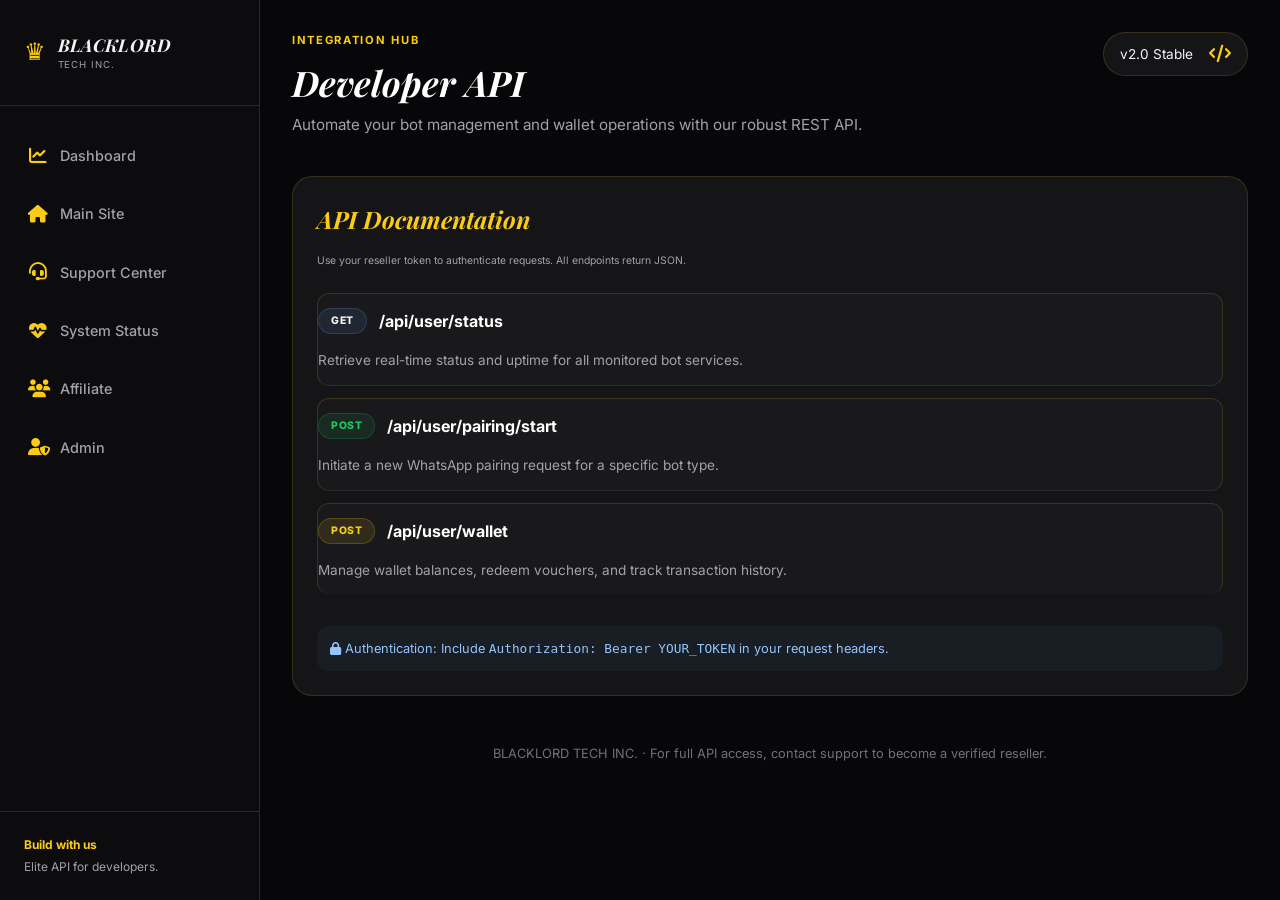
<file: developer-api.html>
<!doctype html>
<html lang="en">
<head>
  <meta charset="utf-8" />
  <meta name="viewport" content="width=device-width, initial-scale=1" />
  <title>Developer API | BLACKLORD TECH INC</title>
  <link rel="preconnect" href="https://fonts.googleapis.com">
  <link rel="preconnect" href="https://fonts.gstatic.com" crossorigin>
  <link href="https://fonts.googleapis.com/css2?family=Inter:wght@400;500;600;700;800&family=Playfair+Display:ital,wght@0,500;0,600;0,700;1,600;1,700&display=swap" rel="stylesheet">
  <link rel="stylesheet" href="portal.css">
  <link rel="stylesheet" href="https://cdnjs.cloudflare.com/ajax/libs/font-awesome/6.4.0/css/all.min.css">
</head>
<body>
<div class="shell">
  <aside class="sidebar">
    <a class="brand" href="index.html">
      <div class="brand-mark">♛</div>
      <div>
        <div class="brand-name">BLACKLORD</div>
        <div class="brand-sub">TECH INC.</div>
      </div>
    </a>
    <nav class="nav">
      <a href="dashboard.html"><span class="nav-icon"><i class="fas fa-chart-line"></i></span>Dashboard</a>
      <a href="index.html"><span class="nav-icon"><i class="fas fa-home"></i></span>Main Site</a>
      <a href="support.html"><span class="nav-icon"><i class="fas fa-headset"></i></span>Support Center</a>
      <a href="status.html"><span class="nav-icon"><i class="fas fa-heartbeat"></i></span>System Status</a>
      <a href="affiliate.html"><span class="nav-icon"><i class="fas fa-users"></i></span>Affiliate</a>
      <a href="admin.html"><span class="nav-icon"><i class="fas fa-user-shield"></i></span>Admin</a>
    </nav>
    <div class="sidebar-footer">
      <strong>Build with us</strong>
      Elite API for developers.
    </div>
  </aside>

  <main class="content">
    <header class="topbar">
      <div>
        <div class="eyebrow">Integration hub</div>
        <h1 class="title">Developer API</h1>
        <p class="subtitle">Automate your bot management and wallet operations with our robust REST API.</p>
      </div>
      <div class="user-box">
        <span>v2.0 Stable</span>
        <span class="avatar"><i class="fas fa-code"></i></span>
      </div>
    </header>

    <section class="card">
      <h2 style="color:var(--gold); font-family:'Playfair Display',serif; font-style:italic; margin-bottom:1rem;">API Documentation</h2>
      <p class="stat-note" style="margin-bottom:1.5rem">Use your reseller token to authenticate requests. All endpoints return JSON.</p>
      
      <div class="list">
        <div class="list-item" style="flex-direction:column; align-items:flex-start; gap:1rem;">
          <div style="display:flex; align-items:center; gap:0.75rem;">
            <span class="pill" style="background:rgba(96,165,250,0.1); color:var(--blue); border-color:rgba(96,165,250,0.2);">GET</span>
            <strong style="color:#fff;">/api/user/status</strong>
          </div>
          <p style="font-size:0.85rem; color:var(--muted);">Retrieve real-time status and uptime for all monitored bot services.</p>
        </div>

        <div class="list-item" style="flex-direction:column; align-items:flex-start; gap:1rem;">
          <div style="display:flex; align-items:center; gap:0.75rem;">
            <span class="pill" style="background:rgba(34,197,94,0.1); color:var(--green); border-color:rgba(34,197,94,0.2);">POST</span>
            <strong style="color:#fff;">/api/user/pairing/start</strong>
          </div>
          <p style="font-size:0.85rem; color:var(--muted);">Initiate a new WhatsApp pairing request for a specific bot type.</p>
        </div>

        <div class="list-item" style="flex-direction:column; align-items:flex-start; gap:1rem;">
          <div style="display:flex; align-items:center; gap:0.75rem;">
            <span class="pill" style="background:rgba(250,204,21,0.1); color:var(--gold); border-color:rgba(250,204,21,0.2);">POST</span>
            <strong style="color:#fff;">/api/user/wallet</strong>
          </div>
          <p style="font-size:0.85rem; color:var(--muted);">Manage wallet balances, redeem vouchers, and track transaction history.</p>
        </div>
      </div>

      <div class="notice show info" style="margin-top:2rem; background:rgba(96,165,250,0.05); border-color:rgba(96,165,250,0.2); color:#93c5fd;">
        <i class="fas fa-lock"></i> Authentication: Include <code>Authorization: Bearer YOUR_TOKEN</code> in your request headers.
      </div>
    </section>

    <div class="footer-note" style="margin-top: 3rem; color: #71717a; font-size: 0.8rem; text-align: center;">
      BLACKLORD TECH INC. · For full API access, contact support to become a verified reseller.
    </div>
  </main>
</div>
</body>
</html>
</file>
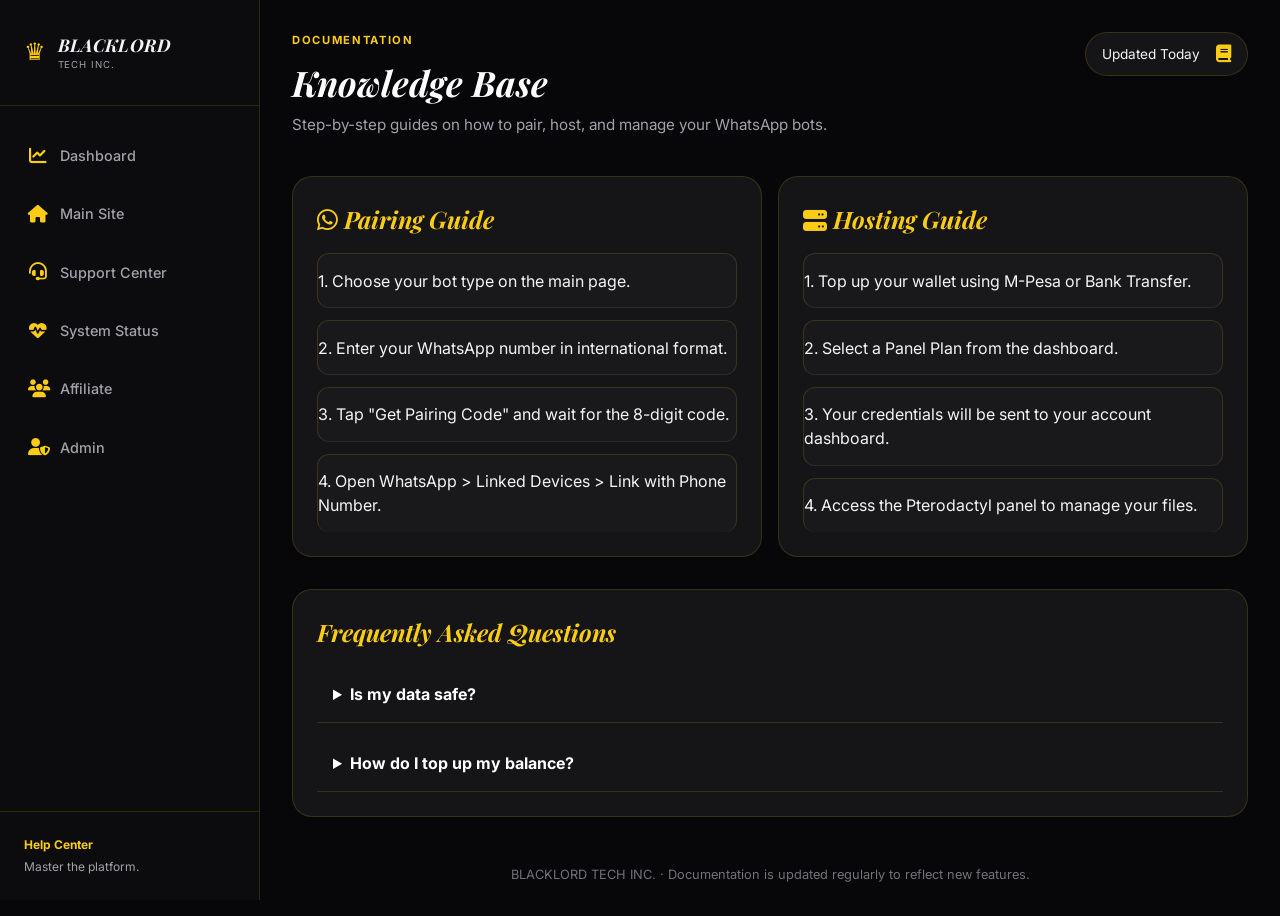
<file: docs.html>
<!doctype html>
<html lang="en">
<head>
  <meta charset="utf-8" />
  <meta name="viewport" content="width=device-width, initial-scale=1" />
  <title>Knowledge Base | BLACKLORD TECH INC</title>
  <link rel="preconnect" href="https://fonts.googleapis.com">
  <link rel="preconnect" href="https://fonts.gstatic.com" crossorigin>
  <link href="https://fonts.googleapis.com/css2?family=Inter:wght@400;500;600;700;800&family=Playfair+Display:ital,wght@0,500;0,600;0,700;1,600;1,700&display=swap" rel="stylesheet">
  <link rel="stylesheet" href="portal.css">
  <link rel="stylesheet" href="https://cdnjs.cloudflare.com/ajax/libs/font-awesome/6.4.0/css/all.min.css">
</head>
<body>
<div class="shell">
  <aside class="sidebar">
    <a class="brand" href="index.html">
      <div class="brand-mark">♛</div>
      <div>
        <div class="brand-name">BLACKLORD</div>
        <div class="brand-sub">TECH INC.</div>
      </div>
    </a>
    <nav class="nav">
      <a href="dashboard.html"><span class="nav-icon"><i class="fas fa-chart-line"></i></span>Dashboard</a>
      <a href="index.html"><span class="nav-icon"><i class="fas fa-home"></i></span>Main Site</a>
      <a href="support.html"><span class="nav-icon"><i class="fas fa-headset"></i></span>Support Center</a>
      <a href="status.html"><span class="nav-icon"><i class="fas fa-heartbeat"></i></span>System Status</a>
      <a href="affiliate.html"><span class="nav-icon"><i class="fas fa-users"></i></span>Affiliate</a>
      <a href="admin.html"><span class="nav-icon"><i class="fas fa-user-shield"></i></span>Admin</a>
    </nav>
    <div class="sidebar-footer">
      <strong>Help Center</strong>
      Master the platform.
    </div>
  </aside>

  <main class="content">
    <header class="topbar">
      <div>
        <div class="eyebrow">Documentation</div>
        <h1 class="title">Knowledge Base</h1>
        <p class="subtitle">Step-by-step guides on how to pair, host, and manage your WhatsApp bots.</p>
      </div>
      <div class="user-box">
        <span>Updated Today</span>
        <span class="avatar"><i class="fas fa-book"></i></span>
      </div>
    </header>

    <div class="grid grid-2">
      <article class="card">
        <h2 style="color:var(--gold); font-family:'Playfair Display',serif; font-style:italic; margin-bottom:1rem;"><i class="fab fa-whatsapp"></i> Pairing Guide</h2>
        <div class="list">
          <div class="list-item">1. Choose your bot type on the main page.</div>
          <div class="list-item">2. Enter your WhatsApp number in international format.</div>
          <div class="list-item">3. Tap "Get Pairing Code" and wait for the 8-digit code.</div>
          <div class="list-item">4. Open WhatsApp > Linked Devices > Link with Phone Number.</div>
        </div>
      </article>

      <article class="card">
        <h2 style="color:var(--gold); font-family:'Playfair Display',serif; font-style:italic; margin-bottom:1rem;"><i class="fas fa-server"></i> Hosting Guide</h2>
        <div class="list">
          <div class="list-item">1. Top up your wallet using M-Pesa or Bank Transfer.</div>
          <div class="list-item">2. Select a Panel Plan from the dashboard.</div>
          <div class="list-item">3. Your credentials will be sent to your account dashboard.</div>
          <div class="list-item">4. Access the Pterodactyl panel to manage your files.</div>
        </div>
      </article>
    </div>

    <section class="card" style="margin-top:2rem;">
      <h2 style="color:var(--gold); font-family:'Playfair Display',serif; font-style:italic; margin-bottom:1rem;">Frequently Asked Questions</h2>
      <div class="list">
        <details style="padding:1rem; border-bottom:1px solid var(--line);">
          <summary style="font-weight:700; cursor:pointer; color:#fff;">Is my data safe?</summary>
          <p style="margin-top:0.5rem; color:var(--muted); font-size:0.9rem;">Yes. We use end-to-end encryption for all pairing sessions and never store your WhatsApp messages.</p>
        </details>
        <details style="padding:1rem; border-bottom:1px solid var(--line);">
          <summary style="font-weight:700; cursor:pointer; color:#fff;">How do I top up my balance?</summary>
          <p style="margin-top:0.5rem; color:var(--muted); font-size:0.9rem;">Go to the Wallet section on the main page and use the STK Push or Bank Transfer options.</p>
        </details>
      </div>
    </section>

    <div class="footer-note" style="margin-top: 3rem; color: #71717a; font-size: 0.8rem; text-align: center;">
      BLACKLORD TECH INC. · Documentation is updated regularly to reflect new features.
    </div>
  </main>
</div>
</body>
</html>
</file>
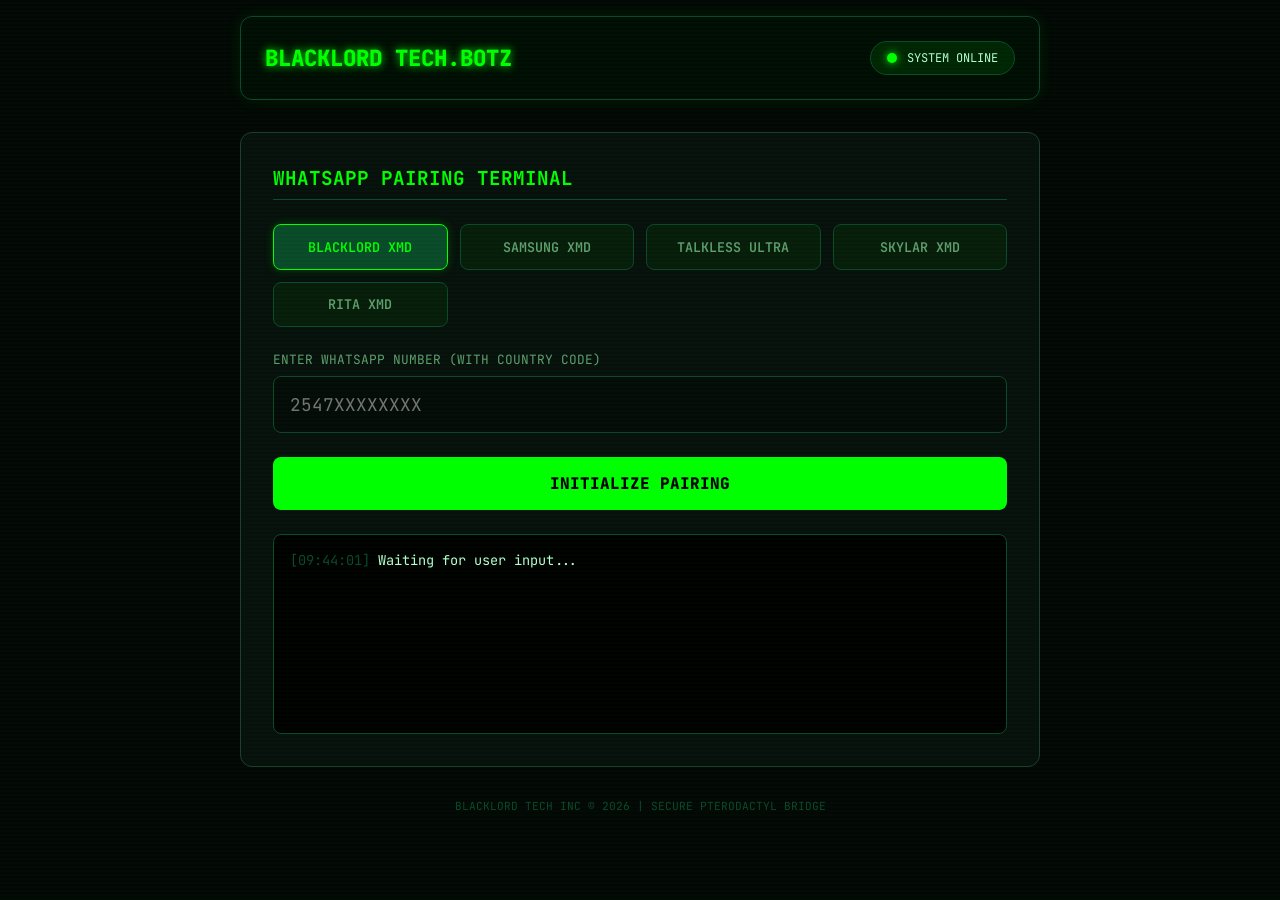
<file: pairing.html>
<!doctype html>
<html lang="en">
<head>
  <meta charset="utf-8">
  <meta name="viewport" content="width=device-width, initial-scale=1">
  <title>Mzazi Tech Inc. Botz | HACKER TERMINAL PAIRING</title>
  <link href="https://fonts.googleapis.com/css2?family=JetBrains+Mono:wght@400;500;600;700;800&display=swap" rel="stylesheet" />
  <style>
    :root {
      --bg-deep: #030705;
      --bg-terminal: #07100c;
      --panel-bg: rgba(0, 15, 5, 0.85);
      --neon-green: #0f0;
      --neon-dim: #0a4a2a;
      --glow-green: rgba(0, 255, 0, 0.25);
      --text-primary: #b3ffcf;
      --text-dim: #5f9e6e;
      --border-neon: #1f3d2c;
      --danger: #ff3366;
      --warning: #f5a623;
      --success: #0f0;
      --radius: 12px;
    }

    * { margin: 0; padding: 0; box-sizing: border-box; }

    body {
      background: var(--bg-deep);
      font-family: 'JetBrains Mono', monospace;
      color: var(--text-primary);
      min-height: 100vh;
      overflow-x: hidden;
      padding: 1rem;
    }

    /* Scanline effect */
    body::after {
      content: "";
      position: fixed;
      top: 0;
      left: 0;
      width: 100%;
      height: 100%;
      background: linear-gradient(transparent 50%, rgba(0, 255, 0, 0.02) 50%);
      background-size: 100% 4px;
      pointer-events: none;
      z-index: 100;
      animation: scan 12s linear infinite;
    }

    @keyframes scan {
      0% { background-position: 0 0; }
      100% { background-position: 0 100%; }
    }

    .container {
      max-width: 800px;
      margin: 0 auto;
      position: relative;
      z-index: 10;
    }

    header {
      background: var(--panel-bg);
      backdrop-filter: blur(12px);
      border: 1px solid var(--neon-dim);
      border-radius: var(--radius);
      padding: 1.5rem;
      margin-bottom: 2rem;
      display: flex;
      justify-content: space-between;
      align-items: center;
      box-shadow: 0 0 15px rgba(0, 255, 0, 0.1);
    }

    .logo { font-weight: 800; font-size: 1.4rem; color: var(--neon-green); text-shadow: 0 0 8px #0f0; }
    
    .status-pill {
      display: flex;
      align-items: center;
      gap: 10px;
      background: rgba(0, 255, 0, 0.1);
      padding: 0.5rem 1rem;
      border-radius: 40px;
      font-size: 0.75rem;
      border: 1px solid var(--neon-dim);
    }

    .status-dot {
      width: 10px;
      height: 10px;
      background: var(--neon-green);
      border-radius: 50%;
      box-shadow: 0 0 8px #0f0;
      animation: pulse 1.5s infinite;
    }

    @keyframes pulse {
      0% { transform: scale(0.95); opacity: 0.5; }
      50% { transform: scale(1.05); opacity: 1; }
      100% { transform: scale(0.95); opacity: 0.5; }
    }

    .card {
      background: var(--bg-terminal);
      border: 1px solid var(--border-neon);
      border-radius: var(--radius);
      padding: 2rem;
      margin-bottom: 2rem;
    }

    h2 { font-size: 1.2rem; margin-bottom: 1.5rem; color: var(--neon-green); border-bottom: 1px solid var(--neon-dim); padding-bottom: 0.5rem; }

    .bot-type-grid { display: grid; grid-template-columns: repeat(auto-fit, minmax(140px, 1fr)); gap: 0.75rem; margin-bottom: 1.5rem; }
    .bot-type-btn {
      background: rgba(0, 255, 0, 0.05);
      border: 1px solid var(--neon-dim);
      color: var(--text-dim);
      padding: 0.8rem;
      border-radius: 8px;
      cursor: pointer;
      font-family: inherit;
      font-weight: 600;
      transition: all 0.2s;
    }
    .bot-type-btn.active { background: var(--neon-dim); color: var(--neon-green); border-color: var(--neon-green); box-shadow: 0 0 10px rgba(0, 255, 0, 0.2); }

    .input-group { margin-bottom: 1.5rem; }
    label { display: block; font-size: 0.8rem; color: var(--text-dim); margin-bottom: 0.5rem; text-transform: uppercase; }
    input {
      width: 100%;
      background: rgba(0, 0, 0, 0.3);
      border: 1px solid var(--neon-dim);
      padding: 1rem;
      color: var(--neon-green);
      font-family: inherit;
      font-size: 1.1rem;
      border-radius: 8px;
      outline: none;
    }
    input:focus { border-color: var(--neon-green); box-shadow: 0 0 10px rgba(0, 255, 0, 0.1); }

    .btn-pair {
      width: 100%;
      background: var(--neon-green);
      color: #000;
      border: none;
      padding: 1rem;
      font-family: inherit;
      font-weight: 800;
      font-size: 1rem;
      border-radius: 8px;
      cursor: pointer;
      text-transform: uppercase;
      transition: all 0.2s;
    }
    .btn-pair:hover:not(:disabled) { transform: translateY(-2px); box-shadow: 0 0 20px var(--glow-green); }
    .btn-pair:disabled { opacity: 0.5; cursor: not-allowed; }

    .terminal-output {
      background: #000;
      border: 1px solid var(--neon-dim);
      border-radius: 8px;
      padding: 1rem;
      height: 200px;
      overflow-y: auto;
      font-size: 0.85rem;
      margin-top: 1.5rem;
    }
    .terminal-line { margin-bottom: 0.4rem; display: flex; gap: 8px; }
    .terminal-time { color: var(--neon-dim); }
    .terminal-msg { color: var(--text-primary); }
    .terminal-msg.success { color: var(--neon-green); }
    .terminal-msg.error { color: var(--danger); }

    .pairing-code-container {
      margin-top: 2rem;
      text-align: center;
      display: none;
    }
    .pairing-code {
      display: inline-block;
      font-size: 3rem;
      font-weight: 800;
      color: var(--neon-green);
      background: rgba(0, 255, 0, 0.1);
      padding: 1rem 2rem;
      border-radius: 12px;
      border: 2px dashed var(--neon-green);
      text-shadow: 0 0 15px #0f0;
      letter-spacing: 5px;
      margin-bottom: 1rem;
    }
    .pairing-instruction { color: var(--text-dim); font-size: 0.9rem; }

    footer { text-align: center; color: var(--neon-dim); font-size: 0.7rem; margin-top: 2rem; padding-bottom: 2rem; }
  </style>
</head>
<body>
  <div class="container">
    <header>
      <div class="logo">BLACKLORD TECH<span>.BOTZ</span></div>
      <div class="status-pill">
        <div class="status-dot"></div>
        <span>SYSTEM ONLINE</span>
      </div>
    </header>

    <div class="card">
      <h2>WHATSAPP PAIRING TERMINAL</h2>
      
      <div class="bot-type-grid" id="botTypeGrid">
        <button class="bot-type-btn active" data-type="blacklord">BLACKLORD XMD</button>
        <button class="bot-type-btn" data-type="samsung">SAMSUNG XMD</button>
        <button class="bot-type-btn" data-type="talkless">TALKLESS ULTRA</button>
        <button class="bot-type-btn" data-type="skylar">SKYLAR XMD</button>
        <button class="bot-type-btn" data-type="rita">RITA XMD</button>
      </div>

      <div class="input-group">
        <label>Enter WhatsApp Number (with country code)</label>
        <input type="tel" id="phoneNumber" placeholder="2547XXXXXXXX" autocomplete="off">
      </div>

      <button class="btn-pair" id="btnPair">INITIALIZE PAIRING</button>

      <div class="terminal-output" id="terminal">
        <div class="terminal-line">
          <span class="terminal-time">[09:44:01]</span>
          <span class="terminal-msg">Waiting for user input...</span>
        </div>
      </div>

      <div class="pairing-code-container" id="codeContainer">
        <div class="pairing-code" id="codeDisplay">XXXX-XXXX</div>
        <p class="pairing-instruction">Enter this code in WhatsApp > Linked Devices > Link with phone number</p>
      </div>
    </div>

    <footer>BLACKLORD TECH INC © 2026 | SECURE PTERODACTYL BRIDGE</footer>
  </div>

  <script>
    const $ = id => document.getElementById(id);
    let selectedType = 'blacklord';
    let pollInterval;

    // Bot type selection
    document.querySelectorAll('.bot-type-btn').forEach(btn => {
      btn.onclick = () => {
        document.querySelectorAll('.bot-type-btn').forEach(b => b.classList.remove('active'));
        btn.classList.add('active');
        selectedType = btn.dataset.type;
        log(`Switched target to ${selectedType.toUpperCase()} module`);
      };
    });

    function log(msg, type = '') {
      const time = new Date().toLocaleTimeString([], { hour12: false });
      const line = document.createElement('div');
      line.className = 'terminal-line';
      line.innerHTML = `<span class="terminal-time">[${time}]</span><span class="terminal-msg ${type}">${msg}</span>`;
      $('terminal').appendChild(line);
      $('terminal').scrollTop = $('terminal').scrollHeight;
    }

    async function pollStatus(requestId) {
      try {
        const res = await fetch(`/api/user/pairing/status?requestId=${requestId}`);
        const data = await res.json();
        
        if (data.success && data.pairing) {
          const p = data.pairing;
          const status = p.status.toLowerCase();
          
          if (p.message && p.message !== 'Pairing request queued for the Pterodactyl bot.') {
            log(p.message);
          }

          if (p.pairing_code) {
            $('codeContainer').style.display = 'block';
            $('codeDisplay').textContent = p.pairing_code;
            log(`PAIRING CODE RECEIVED: ${p.pairing_code}`, 'success');
            clearInterval(pollInterval);
            $('btnPair').disabled = false;
            $('btnPair').textContent = 'PAIR ANOTHER';
            return;
          }

          if (['failed', 'expired', 'cancelled'].includes(status)) {
            log(`Pairing failed: ${status}`, 'error');
            clearInterval(pollInterval);
            $('btnPair').disabled = false;
            return;
          }
        }
      } catch (e) {
        log(`Poll error: ${e.message}`, 'error');
      }
    }

    $('btnPair').onclick = async () => {
      const phone = $('phoneNumber').value.trim();
      if (!phone) return log('Error: Phone number required', 'error');
      
      $('btnPair').disabled = true;
      $('btnPair').textContent = 'PROCESSING...';
      $('codeContainer').style.display = 'none';
      
      log(`Initializing connection for +${phone}...`);
      log(`Requesting handshake from Pterodactyl bridge...`);

      try {
        const res = await fetch('/api/user/pairing/start', {
          method: 'POST',
          headers: { 'Content-Type': 'application/json' },
          body: JSON.stringify({ whatsappPhone: phone, botType: selectedType })
        });
        const data = await res.json();
        
        if (data.success) {
          log(`Request accepted. ID: ${data.pairing.request_id}`, 'success');
          log(`Waiting for bot to generate code...`);
          pollInterval = setInterval(() => pollStatus(data.pairing.request_id), 2000);
        } else {
          throw new Error(data.error || 'Unknown error');
        }
      } catch (e) {
        log(`System Error: ${e.message}`, 'error');
        $('btnPair').disabled = false;
        $('btnPair').textContent = 'INITIALIZE PAIRING';
      }
    };
  </script>
</body>
</html>
</file>
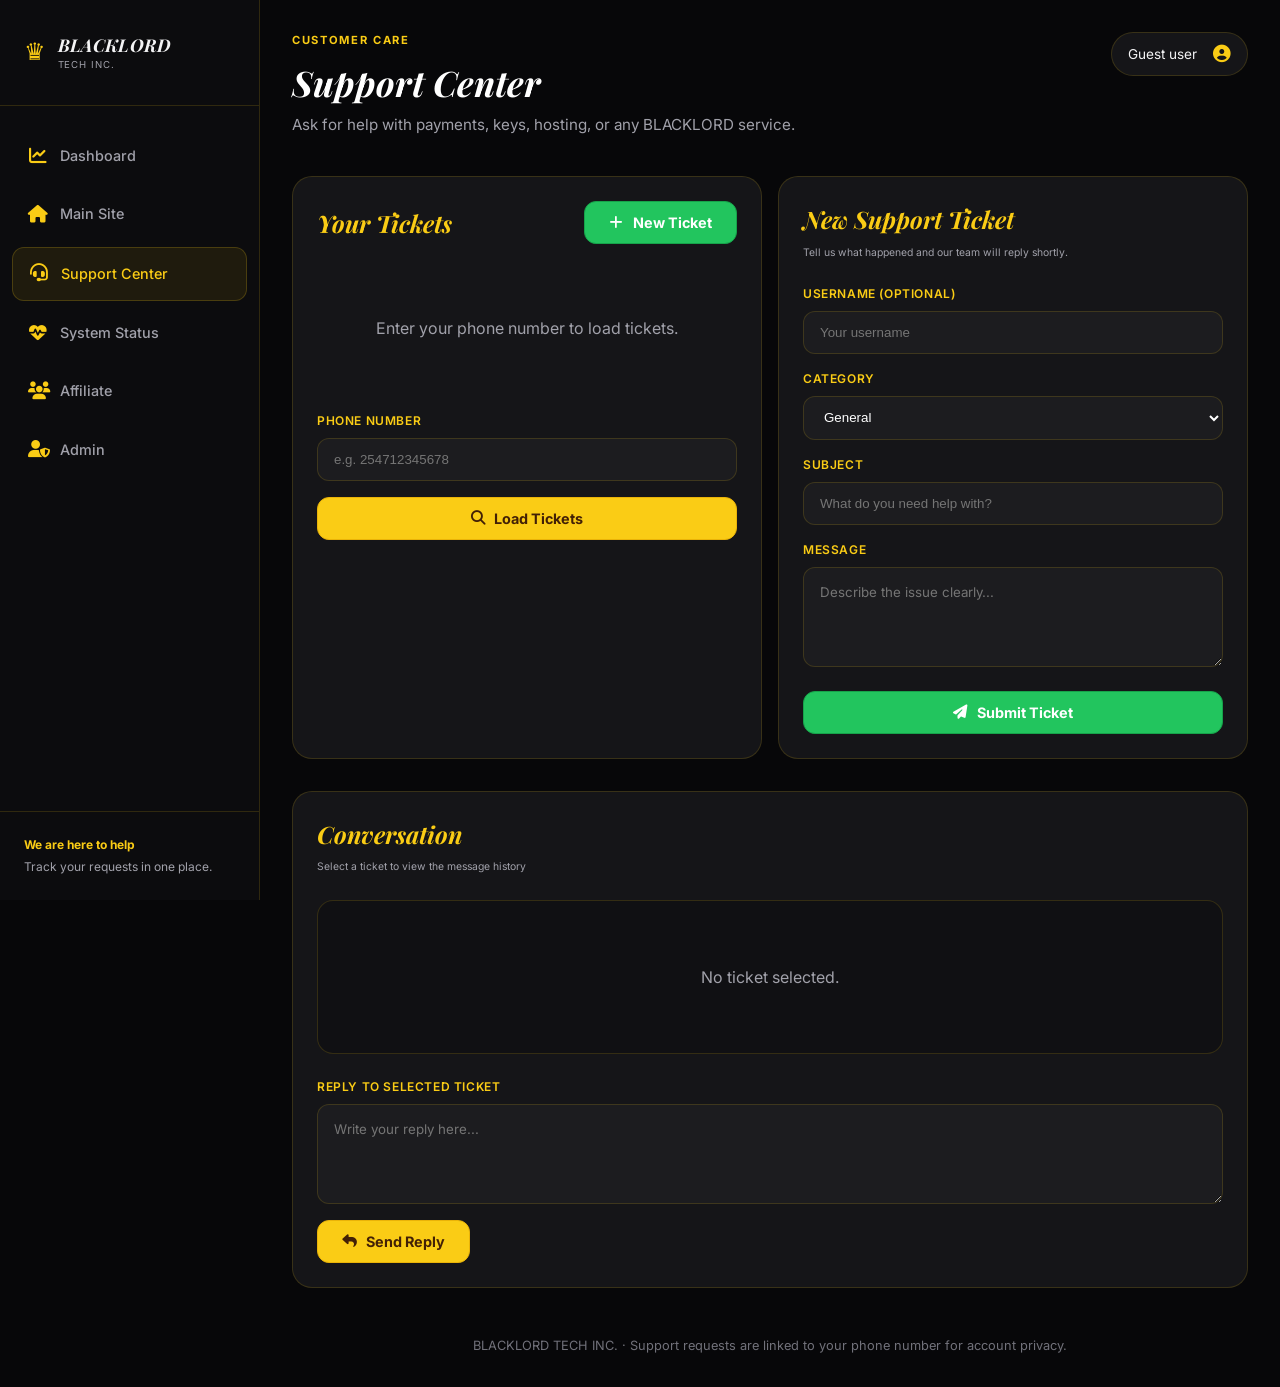
<file: support.html>
<!doctype html>
<html lang="en">
<head>
  <meta charset="utf-8" />
  <meta name="viewport" content="width=device-width, initial-scale=1" />
  <title>Support Center | BLACKLORD TECH INC</title>
  <link rel="preconnect" href="https://fonts.googleapis.com">
  <link rel="preconnect" href="https://fonts.gstatic.com" crossorigin>
  <link href="https://fonts.googleapis.com/css2?family=Inter:wght@400;500;600;700;800&family=Playfair+Display:ital,wght@0,500;0,600;0,700;1,600;1,700&display=swap" rel="stylesheet">
  <link rel="stylesheet" href="portal.css">
  <link rel="stylesheet" href="https://cdnjs.cloudflare.com/ajax/libs/font-awesome/6.4.0/css/all.min.css">
</head>
<body>
<div class="shell">
  <aside class="sidebar">
    <a class="brand" href="index.html">
      <div class="brand-mark">♛</div>
      <div>
        <div class="brand-name">BLACKLORD</div>
        <div class="brand-sub">TECH INC.</div>
      </div>
    </a>
    <nav class="nav">
      <a href="dashboard.html"><span class="nav-icon"><i class="fas fa-chart-line"></i></span>Dashboard</a>
      <a href="index.html"><span class="nav-icon"><i class="fas fa-home"></i></span>Main Site</a>
      <a class="active" href="support.html"><span class="nav-icon"><i class="fas fa-headset"></i></span>Support Center</a>
      <a href="status.html"><span class="nav-icon"><i class="fas fa-heartbeat"></i></span>System Status</a>
      <a href="affiliate.html"><span class="nav-icon"><i class="fas fa-users"></i></span>Affiliate</a>
      <a href="admin.html"><span class="nav-icon"><i class="fas fa-user-shield"></i></span>Admin</a>
    </nav>
    <div class="sidebar-footer">
      <strong>We are here to help</strong>
      Track your requests in one place.
    </div>
  </aside>

  <main class="content">
    <header class="topbar">
      <div>
        <div class="eyebrow">Customer care</div>
        <h1 class="title">Support Center</h1>
        <p class="subtitle">Ask for help with payments, keys, hosting, or any BLACKLORD service.</p>
      </div>
      <div class="user-box">
        <span id="userLabel">Guest user</span>
        <span class="avatar"><i class="fas fa-user-circle"></i></span>
      </div>
    </header>

    <div class="grid grid-2">
      <section class="card">
        <div style="display:flex; justify-content:space-between; align-items:center; margin-bottom:1.5rem;">
          <h2 style="color:var(--gold); font-family:'Playfair Display',serif; font-style:italic;">Your Tickets</h2>
          <button class="btn green" onclick="newTicket()"><i class="fas fa-plus"></i> New Ticket</button>
        </div>
        <div id="ticketList" class="list">
          <div class="empty">Enter your phone number to load tickets.</div>
        </div>
        <div class="field" style="margin-top:1.5rem">
          <label for="phone">Phone Number</label>
          <input id="phone" placeholder="e.g. 254712345678">
        </div>
        <button class="btn gold" style="margin-top:1rem; width:100%" onclick="loadTickets()"><i class="fas fa-search"></i> Load Tickets</button>
      </section>

      <section class="card" id="newTicketCard">
        <h2 style="color:var(--gold); font-family:'Playfair Display',serif; font-style:italic; margin-bottom:0.5rem;">New Support Ticket</h2>
        <p class="stat-note" style="margin-bottom:1.5rem">Tell us what happened and our team will reply shortly.</p>
        <div id="notice" class="notice"></div>
        <div class="grid" style="gap:1rem">
          <div class="field">
            <label for="username">Username (Optional)</label>
            <input id="username" placeholder="Your username">
          </div>
          <div class="field">
            <label for="category">Category</label>
            <select id="category">
              <option>General</option>
              <option>Wallet / Payment</option>
              <option>Activation Key</option>
              <option>Hosting / Server</option>
              <option>Feature Request</option>
            </select>
          </div>
          <div class="field">
            <label for="subject">Subject</label>
            <input id="subject" maxlength="120" placeholder="What do you need help with?">
          </div>
          <div class="field">
            <label for="message">Message</label>
            <textarea id="message" maxlength="4000" placeholder="Describe the issue clearly..."></textarea>
          </div>
        </div>
        <button class="btn green" style="margin-top:1.5rem; width:100%" onclick="createTicket()"><i class="fas fa-paper-plane"></i> Submit Ticket</button>
      </section>
    </div>

    <section class="card" style="margin-top:2rem">
      <div style="margin-bottom:1.5rem">
        <h2 id="threadTitle" style="color:var(--gold); font-family:'Playfair Display',serif; font-style:italic;">Conversation</h2>
        <span class="stat-note">Select a ticket to view the message history</span>
      </div>
      <div id="thread" class="thread">
        <div class="empty">No ticket selected.</div>
      </div>
      <div class="field" style="margin-top:1.5rem">
        <label for="reply">Reply to selected ticket</label>
        <textarea id="reply" maxlength="4000" placeholder="Write your reply here..."></textarea>
      </div>
      <button class="btn gold" style="margin-top:1rem" onclick="sendReply()"><i class="fas fa-reply"></i> Send Reply</button>
    </section>

    <div class="footer-note" style="margin-top: 3rem; color: #71717a; font-size: 0.8rem; text-align: center;">
      BLACKLORD TECH INC. · Support requests are linked to your phone number for account privacy.
    </div>
  </main>
</div>

<script>
const escapeHtml = value => String(value ?? '').replace(/[&<>'"]/g, c => ({'&':'&amp;','<':'&lt;','>':'&gt;',"'":'&#39;','"':'&quot;'}[c]));
const date = value => value ? new Date(value).toLocaleString([], {dateStyle:'medium',timeStyle:'short'}) : '—';
let selectedTicket = null;

const savedPhone = localStorage.getItem('samsung_user_phone') || '';
document.getElementById('phone').value = savedPhone;
document.getElementById('username').value = localStorage.getItem('samsung_user_username') || '';
if (savedPhone) loadTickets();

function notice(text, type = 'error') {
  const el = document.getElementById('notice');
  el.textContent = text;
  el.className = 'notice show ' + type;
}

function phone() { return document.getElementById('phone').value.trim(); }

function newTicket() {
  document.getElementById('newTicketCard').scrollIntoView({ behavior: 'smooth' });
  document.getElementById('subject').focus();
}

async function loadTickets() {
  if (!phone()) { notice('Enter the phone number used on your account.'); return; }
  localStorage.setItem('samsung_user_phone', phone());
  try {
    const res = await fetch('/api/user/support?phone=' + encodeURIComponent(phone()));
    const data = await res.json();
    if (!res.ok || !data.success) throw new Error(data.error || 'Unable to load tickets');
    
    document.getElementById('userLabel').textContent = document.getElementById('username').value || phone();
    document.getElementById('ticketList').innerHTML = (data.tickets || []).length ? data.tickets.map(t => `
      <button class="row" onclick="openTicket(${t.id})">
        <span>
          <span class="row-title">#${t.id}: ${escapeHtml(t.subject)}</span>
          <span class="row-meta">${escapeHtml(t.category)} · ${date(t.updated_at)}</span>
        </span>
        <span class="pill ${escapeHtml(t.status)}">${escapeHtml(t.status)}</span>
      </button>
    `).join('') : '<div class="empty">No tickets yet. Create one when you need help.</div>';
    notice('Tickets loaded.', 'success');
  } catch (e) {
    notice(e.message || 'Unable to load tickets.');
  }
}

async function openTicket(id) {
  if (!phone()) return;
  try {
    const res = await fetch('/api/user/support?phone=' + encodeURIComponent(phone()) + '&ticketId=' + id);
    const data = await res.json();
    if (!res.ok || !data.success) throw new Error(data.error || 'Unable to open ticket');
    
    selectedTicket = data.ticket;
    document.getElementById('threadTitle').textContent = 'Ticket #' + data.ticket.id + ': ' + data.ticket.subject;
    document.getElementById('thread').innerHTML = (data.messages || []).map(m => `
      <div class="bubble ${m.sender_type === 'user' ? 'user' : ''}">
        ${escapeHtml(m.body)}
        <small>${escapeHtml(m.sender_name || m.sender_type)} · ${date(m.created_at)}</small>
      </div>
    `).join('');
    document.getElementById('thread').scrollTop = document.getElementById('thread').scrollHeight;
  } catch (e) {
    notice(e.message || 'Unable to open ticket.');
  }
}

async function createTicket() {
  if (!phone()) { notice('Enter your phone number first.'); return; }
  const subject = document.getElementById('subject').value.trim();
  const message = document.getElementById('message').value.trim();
  if (subject.length < 3 || !message) { notice('Add a subject and message before submitting.'); return; }
  
  try {
    const res = await fetch('/api/user/support', {
      method: 'POST',
      headers: { 'Content-Type': 'application/json' },
      body: JSON.stringify({
        phone: phone(),
        username: document.getElementById('username').value.trim(),
        category: document.getElementById('category').value,
        subject,
        message
      })
    });
    const data = await res.json();
    if (!res.ok || !data.success) throw new Error(data.error || 'Unable to create ticket');
    
    document.getElementById('subject').value = '';
    document.getElementById('message').value = '';
    notice('Ticket #' + data.ticket.id + ' created successfully.', 'success');
    await loadTickets();
    openTicket(data.ticket.id);
  } catch (e) {
    notice(e.message || 'Unable to create ticket.');
  }
}

async function sendReply() {
  if (!selectedTicket) { notice('Select a ticket first.'); return; }
  const message = document.getElementById('reply').value.trim();
  if (!message) { notice('Write a reply first.'); return; }
  
  try {
    const res = await fetch('/api/user/support', {
      method: 'POST',
      headers: { 'Content-Type': 'application/json' },
      body: JSON.stringify({
        action: 'message',
        ticketId: selectedTicket.id,
        phone: phone(),
        username: document.getElementById('username').value.trim(),
        message
      })
    });
    const data = await res.json();
    if (!res.ok || !data.success) throw new Error(data.error || 'Unable to send reply');
    
    document.getElementById('reply').value = '';
    await openTicket(selectedTicket.id);
    await loadTickets();
    notice('Reply sent.', 'success');
  } catch (e) {
    notice(e.message || 'Unable to send reply.');
  }
}
</script>
</body>
</html>
</file>
<file: portal.css>
@import url('https://fonts.googleapis.com/css2?family=Inter:wght@400;500;600;700;800&family=Playfair+Display:ital,wght@0,500;0,600;0,700;1,600;1,700&display=swap');

:root {
    --gold: #facc15;
    --gold-soft: #fef08a;
    --green: #22c55e;
    --red: #ef4444;
    --bg: #070709;
    --card: #151518;
    --line: rgba(250, 204, 21, 0.15);
    --muted: #a1a1aa;
    --sidebar-w: 260px;
}

* { box-sizing: border-box; margin: 0; padding: 0; }

body {
    background: var(--bg);
    color: #f4f4f5;
    font-family: 'Inter', system-ui, sans-serif;
    min-height: 100vh;
    line-height: 1.5;
}

/* ─── Dashboard Background ─── */
.dashboard-page {
    background: var(--bg);
}
.dashboard-page .sidebar {
    background: rgba(12,12,14,0.88);
    backdrop-filter: blur(12px);
}
.dashboard-page .content {
    background: rgba(7,7,9,0.18);
    min-height: 100vh;
}
.dashboard-page .card,
.dashboard-page .user-box {
    background-color: rgba(21,21,24,0.88);
    backdrop-filter: blur(8px);
}


a { color: inherit; text-decoration: none; transition: 0.2s; }

/* ─── Layout ─── */
.shell { display: flex; min-height: 100vh; }

.sidebar {
    width: var(--sidebar-w);
    background: #0c0c0e;
    border-right: 1px solid var(--line);
    display: flex;
    flex-direction: column;
    position: fixed;
    height: 100vh;
    z-index: 50;
    transition: transform 0.3s ease;
}
.sidebar-backdrop { display: none; }
.sidebar-menu-toggle {
    display: inline-flex;
    align-items: center;
    justify-content: center;
    width: 2.5rem;
    height: 2.5rem;
    flex: 0 0 2.5rem;
    border: 1px solid var(--line);
    border-radius: 0.75rem;
    background: rgba(250,204,21,0.08);
    color: var(--gold);
    cursor: pointer;
    font-size: 1rem;
    transition: 0.2s ease;
}
.sidebar-menu-toggle:hover { background: rgba(250,204,21,0.16); transform: translateY(-1px); }
.topbar-heading { display: flex; align-items: flex-start; gap: 0.8rem; }
.topbar-heading > div { min-width: 0; }
.content { transition: margin-left 0.3s ease; }


.content {
    flex: 1;
    margin-left: var(--sidebar-w);
    padding: 2rem;
    max-width: 1200px;
}

@media (min-width: 901px) {
    .sidebar.collapsed { transform: translateX(-100%); }
    .content.full-width { margin-left: 0; }
}

@media (max-width: 900px) {
    .sidebar { transform: translateX(-100%); }
    .sidebar.open { transform: translateX(0); box-shadow: 16px 0 40px rgba(0,0,0,0.45); }
    .content { margin-left: 0; padding: 1rem; }
    .sidebar-backdrop.show {
        display: block;
        position: fixed;
        inset: 0;
        z-index: 40;
        background: rgba(0,0,0,0.62);
        backdrop-filter: blur(2px);
    }
    .topbar-heading { align-items: flex-start; }
}


/* ─── Sidebar Components ─── */
.brand {
    padding: 2rem 1.5rem;
    display: flex;
    align-items: center;
    gap: 0.75rem;
    border-bottom: 1px solid var(--line);
}
.brand-mark {
    font-size: 1.5rem;
    color: var(--gold);
}
.brand-name {
    font-family: 'Playfair Display', serif;
    font-weight: 700;
    font-style: italic;
    font-size: 1.1rem;
    letter-spacing: 0.02em;
}
.brand-sub {
    font-size: 0.6rem;
    color: var(--muted);
    text-transform: uppercase;
    letter-spacing: 0.1em;
}

.nav { padding: 1.5rem 0.75rem; flex: 1; display: flex; flex-direction: column; gap: 0.4rem; }
.nav a {
    display: flex;
    align-items: center;
    gap: 0.75rem;
    padding: 0.8rem 1rem;
    border-radius: 0.75rem;
    color: var(--muted);
    font-size: 0.9rem;
    font-weight: 500;
}
.nav a:hover, .nav a.active {
    color: #fff;
    background: rgba(250, 204, 21, 0.08);
}
.nav a.active {
    color: var(--gold);
    border: 1px solid rgba(250, 204, 21, 0.2);
}
.nav-icon { font-size: 1.1rem; width: 20px; text-align: center; color: var(--gold); }

.sidebar-footer {
    padding: 1.5rem;
    border-top: 1px solid var(--line);
    font-size: 0.75rem;
    color: var(--muted);
}
.sidebar-footer strong { display: block; color: var(--gold); margin-bottom: 0.25rem; }

/* ─── Topbar ─── */
.topbar {
    display: flex;
    justify-content: space-between;
    align-items: flex-start;
    margin-bottom: 2.5rem;
}
.eyebrow { color: var(--gold); font-size: 0.7rem; font-weight: 700; text-transform: uppercase; letter-spacing: 0.15em; margin-bottom: 0.5rem; }
.title { font-family: 'Playfair Display', serif; font-size: 2.2rem; font-weight: 700; font-style: italic; color: #fff; margin-bottom: 0.25rem; }
.subtitle { color: var(--muted); font-size: 0.95rem; }

.user-box {
    display: flex;
    align-items: center;
    gap: 1rem;
    padding: 0.5rem 1rem;
    background: var(--card);
    border: 1px solid var(--line);
    border-radius: 2rem;
    font-size: 0.85rem;
}
.avatar { color: var(--gold); font-size: 1.1rem; }

/* ─── Grids & Cards ─── */
.grid { display: grid; gap: 1rem; }
.grid-2 { grid-template-columns: repeat(auto-fit, minmax(300px, 1fr)); }
.grid-3 { grid-template-columns: repeat(auto-fit, minmax(220px, 1fr)); }
.grid-4 { grid-template-columns: repeat(auto-fit, minmax(160px, 1fr)); }

.card {
    background: var(--card);
    border: 1px solid var(--line);
    border-radius: 1.25rem;
    padding: 1.5rem;
    transition: 0.3s cubic-bezier(0.23, 1, 0.32, 1);
}
.card:hover { transform: translateY(-4px); border-color: rgba(250, 204, 21, 0.35); box-shadow: 0 12px 40px rgba(0,0,0,0.4); }

.stat { text-align: center; display: flex; flex-direction: column; align-items: center; }
.stat-label { font-size: 0.7rem; text-transform: uppercase; letter-spacing: 0.1em; color: var(--muted); margin-bottom: 0.5rem; font-weight: 700; }
.stat-number { font-family: 'Playfair Display', serif; font-size: 1.8rem; color: var(--gold); font-weight: 700; font-style: italic; }
.stat-note { font-size: 0.65rem; color: var(--muted); margin-top: 0.4rem; }

/* ─── Buttons ─── */
.btn {
    display: inline-flex;
    align-items: center;
    justify-content: center;
    gap: 0.6rem;
    padding: 0.75rem 1.5rem;
    border-radius: 0.75rem;
    font-weight: 700;
    font-size: 0.9rem;
    cursor: pointer;
    border: 1px solid transparent;
    transition: 0.2s;
    font-family: 'Inter', sans-serif;
}
.btn.green { background: var(--green); color: #fff; border-color: #16a34a; }
.btn.gold { background: var(--gold); color: #422006; border-color: #eab308; }
.btn.outline { background: transparent; border-color: var(--line); color: var(--muted); }
.btn:hover { filter: brightness(1.1); transform: scale(1.02); }

/* ─── Status Specific ─── */
.status-header { display: flex; align-items: center; justify-content: space-between; padding: 1.5rem; background: rgba(250, 204, 21, 0.03); margin-bottom: 2rem; }
.status-dot { width: 10px; height: 10px; border-radius: 50%; background: var(--green); box-shadow: 0 0 12px var(--green); display: inline-block; margin-right: 0.75rem; }
.status-dot.offline { background: var(--red); box-shadow: 0 0 12px var(--red); }

.bot-card { border-left: 4px solid var(--green); }
.bot-card.offline { border-left-color: var(--red); }
.bot-top { display: flex; justify-content: space-between; align-items: center; margin-bottom: 1rem; }
.bot-name { font-family: 'Playfair Display', serif; font-size: 1.25rem; font-weight: 700; font-style: italic; color: var(--gold-soft); }
.pill { padding: 0.25rem 0.75rem; border-radius: 2rem; font-size: 0.65rem; font-weight: 800; text-transform: uppercase; letter-spacing: 0.05em; background: rgba(34, 197, 94, 0.1); color: var(--green); border: 1px solid rgba(34, 197, 94, 0.2); }
.pill.offline { background: rgba(239, 68, 68, 0.1); color: var(--red); border-color: rgba(239, 68, 68, 0.2); }

.metric { display: flex; justify-content: space-between; align-items: center; font-size: 0.85rem; color: var(--muted); margin-bottom: 0.4rem; }
.metric strong { color: #fff; }
.bar { height: 8px; background: #27272a; border-radius: 4px; overflow: hidden; margin-bottom: 1rem; }
.bar i { display: block; height: 100%; background: var(--green); transition: width 0.6s ease; }
.bot-meta { border-top: 1px solid var(--line); padding-top: 1rem; display: flex; flex-direction: column; gap: 0.4rem; font-size: 0.75rem; color: var(--muted); }
.bot-meta span { display: flex; align-items: center; gap: 0.5rem; }

/* ─── Lists & Tables ─── */
.list { display: flex; flex-direction: column; gap: 0.75rem; }
.list-item { padding: 1rem; background: rgba(255,255,255,0.02); border-radius: 0.75rem; border: 1px solid var(--line); display: flex; justify-content: space-between; align-items: center; }
.empty { text-align: center; padding: 3rem; color: var(--muted); grid-column: 1 / -1; }

/* ─── Support & Threads ─── */
.row { display: flex; justify-content: space-between; align-items: center; padding: 1rem; border-bottom: 1px solid var(--line); width: 100%; transition: 0.2s; }
.row:hover { background: rgba(250, 204, 21, 0.05); }
.row-title { display: block; font-weight: 600; color: #fff; margin-bottom: 0.2rem; }
.row-meta { font-size: 0.7rem; color: var(--muted); }

.thread { display: flex; flex-direction: column; gap: 1rem; max-height: 400px; overflow-y: auto; padding: 1rem; background: rgba(0,0,0,0.2); border-radius: 1rem; border: 1px solid var(--line); }
.bubble { max-width: 80%; padding: 0.75rem 1rem; border-radius: 1rem; background: #27272a; font-size: 0.9rem; position: relative; }
.bubble.user { align-self: flex-end; background: rgba(250, 204, 21, 0.1); border: 1px solid rgba(250, 204, 21, 0.2); color: var(--gold-soft); }
.bubble small { display: block; font-size: 0.65rem; color: var(--muted); margin-top: 0.4rem; text-transform: uppercase; letter-spacing: 0.05em; }

textarea { background: #1c1c1f; border: 1px solid var(--line); border-radius: 0.75rem; padding: 1rem; color: #fff; outline: none; transition: 0.2s; width: 100%; min-height: 100px; font-family: inherit; }
textarea:focus { border-color: var(--gold); }

/* ─── Form Elements ─── */
.form-grid { display: grid; grid-template-columns: 1fr auto; gap: 1rem; margin-top: 1rem; }
.field { display: flex; flex-direction: column; gap: 0.5rem; }
.field label { font-size: 0.75rem; font-weight: 600; color: var(--gold); text-transform: uppercase; letter-spacing: 0.05em; }
input, select { background: #1c1c1f; border: 1px solid var(--line); border-radius: 0.75rem; padding: 0.8rem 1rem; color: #fff; outline: none; transition: 0.2s; }
input:focus, select:focus { border-color: var(--gold); box-shadow: 0 0 0 2px rgba(250, 204, 21, 0.1); }

.notice { padding: 0.8rem; border-radius: 0.75rem; font-size: 0.8rem; margin-top: 1rem; display: none; }
.notice.show { display: block; }
.notice.error { background: rgba(239, 68, 68, 0.1); color: #fca5a5; border: 1px solid rgba(239, 68, 68, 0.2); }
.notice.success { background: rgba(34, 197, 94, 0.1); color: #86efac; border: 1px solid rgba(34, 197, 94, 0.2); }

@media (max-width: 600px) {
    .form-grid { grid-template-columns: 1fr; }
    .topbar { flex-direction: column; gap: 1rem; }
    .grid-4 { grid-template-columns: 1fr 1fr; }
    .product-grid { grid-template-columns: repeat(2, minmax(0, 1fr)); gap: 0.6rem; }
    .product-grid .card { padding: 0.85rem 0.65rem; border-radius: 1rem; }
    .product-grid .stat-label { font-size: 0.58rem; letter-spacing: 0.04em; }
    .product-grid .stat-number { font-size: 1.25rem; }
    .product-grid .btn { padding: 0.55rem 0.35rem; font-size: 0.68rem; gap: 0.25rem; }
}

@media (max-width: 360px) {
    .content { padding: 0.75rem; }
    .product-grid { gap: 0.45rem; }
    .product-grid .card { padding: 0.75rem 0.5rem; }
    .product-grid .stat-label { font-size: 0.52rem; }
    .product-grid .stat-number { font-size: 1.1rem; }
    .product-grid .btn { font-size: 0.6rem; }
}


/* ─── Dashboard Feature Suite ─── */
.dashboard-section { margin-top: 2rem; scroll-margin-top: 1.25rem; }
.section-heading, .card-heading { display: flex; align-items: flex-start; justify-content: space-between; gap: 1rem; }
.section-title { color: var(--gold); font-family: 'Playfair Display', serif; font-style: italic; margin: 0.2rem 0 0.35rem; }
.card-heading h3 { color: #fff; font-size: 1rem; margin: 0; }
.section-actions, .server-row-actions, .ticket-row-actions { display: flex; align-items: center; gap: 0.45rem; flex-wrap: wrap; }
.small-btn { padding: 0.5rem 0.75rem; font-size: 0.72rem; }
.tiny-btn { padding: 0.38rem 0.55rem; font-size: 0.67rem; min-width: 2.1rem; }
.btn.danger { color: #fecaca; border-color: rgba(248,113,113,0.55); background: rgba(127,29,29,0.24); }
.btn.danger:hover { background: rgba(185,28,28,0.52); color: #fff; }
.server-detail-grid { margin-top: 1rem; }
.server-row, .ticket-row, .key-row, .session-row, .list-item { display: flex; align-items: center; justify-content: space-between; gap: 1rem; padding: 0.9rem 0; border-bottom: 1px solid rgba(255,255,255,0.08); }
.server-row:last-child, .ticket-row:last-child, .key-row:last-child, .session-row:last-child, .list-item:last-child { border-bottom: 0; }
.server-row-main, .ticket-row > div:first-child, .key-row > div:first-child, .session-row > div:first-child { display: grid; gap: 0.2rem; min-width: 0; }
.server-row-main strong, .ticket-row strong, .key-row strong, .session-row strong { color: #fff; font-size: 0.85rem; }
.server-row-main small, .ticket-row small, .key-row small, .session-row small { color: var(--muted); font-size: 0.7rem; overflow-wrap: anywhere; }
.server-row-main .pill { width: max-content; margin-top: 0.2rem; }
.resource-grid { display: grid; grid-template-columns: repeat(2, minmax(0, 1fr)); gap: 0.75rem; margin-top: 1rem; }
.resource-tile { padding: 0.85rem; border: 1px solid rgba(255,255,255,0.09); border-radius: 0.8rem; background: rgba(255,255,255,0.035); }
.resource-tile span, .resource-tile small { display: block; color: var(--muted); font-size: 0.68rem; }
.resource-tile strong { display: block; color: var(--gold); font-size: 1rem; margin: 0.35rem 0 0.55rem; text-transform: capitalize; }
.resource-bar { height: 0.28rem; border-radius: 99px; background: rgba(255,255,255,0.1); overflow: hidden; }
.resource-bar i { display: block; height: 100%; width: 0; border-radius: inherit; background: linear-gradient(90deg, var(--green), var(--gold)); transition: width 0.4s ease; }
.console-panel { min-height: 13rem; max-height: 18rem; overflow: auto; padding: 0.8rem; border: 1px solid rgba(34,197,94,0.2); border-radius: 0.7rem; background: rgba(0,0,0,0.42); font-family: ui-monospace, SFMono-Regular, Menlo, monospace; }
.console-line { display: grid; grid-template-columns: max-content 1fr; gap: 0.7rem; padding: 0.38rem 0; color: #d4d4d8; font-size: 0.72rem; border-bottom: 1px solid rgba(255,255,255,0.05); }
.console-line time { color: var(--green); font-size: 0.66rem; white-space: nowrap; }
.announcement-list { display: grid; gap: 0.65rem; }
.announcement-item { display: flex; align-items: flex-start; gap: 0.85rem; padding: 0.85rem; border-radius: 0.8rem; background: rgba(250,204,21,0.06); border: 1px solid rgba(250,204,21,0.15); }
.announcement-item.announcement-error { border-color: rgba(248,113,113,0.25); background: rgba(127,29,29,0.18); }
.announcement-item.announcement-success { border-color: rgba(34,197,94,0.25); background: rgba(20,83,45,0.18); }
.announcement-icon { color: var(--gold); font-size: 1.05rem; }
.announcement-item strong { color: var(--gold); font-size: 0.7rem; letter-spacing: 0.08em; }
.announcement-item p { margin: 0.2rem 0; color: #f4f4f5; font-size: 0.83rem; line-height: 1.45; }
.announcement-item small, .timeline-item small { color: var(--muted); font-size: 0.68rem; }
.analytics-stat-grid { margin-top: 1rem; }
.analytics-stat-grid .stat { padding: 1rem; border: 1px solid rgba(255,255,255,0.08); border-radius: 0.8rem; background: rgba(255,255,255,0.035); }
.activity-timeline { margin-top: 1.25rem; display: grid; gap: 0.9rem; }
.timeline-item { display: grid; grid-template-columns: 0.75rem 1fr; gap: 0.75rem; align-items: flex-start; }
.timeline-dot { width: 0.65rem; height: 0.65rem; margin-top: 0.28rem; border-radius: 50%; background: var(--green); box-shadow: 0 0 0 4px rgba(34,197,94,0.12); }
.timeline-item strong { color: #fff; font-size: 0.8rem; text-transform: capitalize; }
.timeline-item p { margin: 0.18rem 0; color: var(--muted); font-size: 0.75rem; }
.field-wide { grid-column: 1 / -1; }
.support-form-grid { margin-top: 1.1rem; }
.inline-form { display: flex; align-items: flex-end; gap: 0.7rem; margin-top: 1rem; }
.inline-form .field { flex: 1; }
.secret-reveal { display: flex; align-items: center; gap: 0.7rem; flex-wrap: wrap; margin-top: 1rem; padding: 0.9rem; border: 1px solid rgba(250,204,21,0.45); border-radius: 0.7rem; background: rgba(250,204,21,0.08); }
.secret-reveal span { flex: 1 1 100%; color: var(--gold); font-size: 0.73rem; }
.secret-reveal code { flex: 1; color: #fff; overflow-wrap: anywhere; font-size: 0.78rem; }
.referral-code-row { display: flex; align-items: center; gap: 0.75rem; flex-wrap: wrap; margin-top: 1rem; padding: 0.85rem 1rem; border-radius: 0.75rem; background: rgba(250,204,21,0.07); }
.referral-code-row span { color: var(--muted); font-size: 0.75rem; }
.referral-code-row strong { color: var(--gold); font-family: ui-monospace, monospace; letter-spacing: 0.08em; }
.referral-code-row .small-btn { margin-left: auto; }
.referral-summary-grid { margin-top: 1rem; }
.theme-grid { display: grid; grid-template-columns: repeat(4, minmax(0, 1fr)); gap: 0.75rem; margin-top: 1.1rem; }
.theme-option { display: grid; gap: 0.35rem; min-height: 8rem; padding: 0.8rem; text-align: left; color: #fff; border: 1px solid rgba(255,255,255,0.1); border-radius: 0.8rem; background: rgba(255,255,255,0.035); cursor: pointer; transition: transform 0.2s, border-color 0.2s, background 0.2s; }
.theme-option:hover, .theme-option.selected { transform: translateY(-2px); border-color: var(--gold); background: rgba(250,204,21,0.08); }
.theme-option > span { display: block; width: 100%; height: 2.3rem; border-radius: 0.45rem; }
.theme-option strong { font-size: 0.77rem; }
.theme-option small { color: var(--muted); font-size: 0.67rem; }
.theme-blood-red > span { background: linear-gradient(135deg, #070709, #991b1b, #facc15); }
.theme-gold-night > span { background: linear-gradient(135deg, #09090b, #713f12, #fde68a); }
.theme-neon-blue > span { background: linear-gradient(135deg, #020617, #0369a1, #67e8f9); }
.theme-midnight > span { background: linear-gradient(135deg, #020204, #27272a, #71717a); }
.security-form-grid { margin-top: 1rem; }
.session-heading { margin-top: 1.5rem; padding-top: 1rem; border-top: 1px solid rgba(255,255,255,0.08); }
.dashboard-page[data-theme="gold-night"] { filter: saturate(0.9); }
.dashboard-page[data-theme="gold-night"] .section-title, .dashboard-page[data-theme="gold-night"] .resource-tile strong { color: #f59e0b; }
.dashboard-page[data-theme="neon-blue"] { --gold: #67e8f9; --green: #38bdf8; }
.dashboard-page[data-theme="neon-blue"] .dashboard-section.card, .dashboard-page[data-theme="neon-blue"] .dashboard-section > .card { border-color: rgba(56,189,248,0.22); }
.dashboard-page[data-theme="midnight"] { filter: saturate(0.55) brightness(0.9); }
@media (max-width: 900px) {
  .section-heading, .card-heading { flex-direction: column; }
  .section-actions { width: 100%; }
  .section-actions .btn { flex: 1; }
  .theme-grid { grid-template-columns: repeat(2, minmax(0, 1fr)); }
  .server-row, .ticket-row, .key-row, .session-row { align-items: flex-start; flex-direction: column; }
  .server-row-actions, .ticket-row-actions { width: 100%; }
}
@media (max-width: 560px) {
  .resource-grid { grid-template-columns: 1fr 1fr; }
  .inline-form { align-items: stretch; flex-direction: column; }
  .inline-form .btn { width: 100%; }
  .theme-grid { gap: 0.55rem; }
  .theme-option { min-height: 7rem; padding: 0.65rem; }
  .console-line { grid-template-columns: 1fr; gap: 0.2rem; }
  .referral-code-row .small-btn { margin-left: 0; }
}

.bot-config-grid { margin-top: 1rem; }
.config-status-row { display: flex; align-items: center; justify-content: space-between; gap: 1rem; margin-top: 1rem; padding: 0.8rem 1rem; border-top: 1px solid rgba(255,255,255,0.08); color: var(--muted); font-size: 0.75rem; }
.config-status-row strong { color: var(--gold); text-transform: capitalize; }

/* ─── Advanced Dashboard Add-ons ─── */
.webhook-row, .tier-row { display:flex; align-items:center; justify-content:space-between; gap:1rem; padding:0.9rem 0; border-bottom:1px solid rgba(255,255,255,0.08); }
.webhook-row:last-child, .tier-row:last-child { border-bottom:0; }
.webhook-row > div:first-child, .tier-row > div:first-child { display:grid; gap:0.25rem; min-width:0; }
.webhook-row strong, .tier-row strong { color:#fff; font-size:0.82rem; }
.webhook-row small, .tier-row small { color:var(--muted); font-size:0.69rem; overflow-wrap:anywhere; }
.tier-row.selected { padding-left:0.7rem; border-left:3px solid var(--gold); background:rgba(250,204,21,0.06); }
.marketplace-grid { display:grid; grid-template-columns:repeat(3, minmax(0, 1fr)); gap:0.8rem; margin-top:1rem; }
.marketplace-item { display:flex; flex-direction:column; gap:0.55rem; min-height:11rem; padding:1rem; border:1px solid rgba(255,255,255,0.09); border-radius:0.85rem; background:rgba(255,255,255,0.035); }
.marketplace-item-top { display:flex; align-items:flex-start; justify-content:space-between; gap:0.5rem; flex-wrap:wrap; }
.marketplace-item-top strong { color:#fff; font-size:0.84rem; }
.marketplace-item p { flex:1; margin:0; color:var(--muted); font-size:0.75rem; line-height:1.45; }
.marketplace-item small { color:var(--muted); font-size:0.67rem; }
.marketplace-item-bottom { display:flex; align-items:center; justify-content:space-between; gap:0.6rem; margin-top:auto; }
.marketplace-item-bottom strong { color:var(--gold); font-size:0.85rem; }
.checkbox-field { display:flex; align-items:center; gap:0.6rem; min-height:2.65rem; color:#fff; font-size:0.82rem; cursor:pointer; }
.checkbox-field input { width:1.1rem; height:1.1rem; accent-color:var(--green); }
@media (max-width:900px) { .marketplace-grid { grid-template-columns:repeat(2, minmax(0, 1fr)); } .webhook-row, .tier-row { align-items:flex-start; flex-direction:column; } .webhook-row .ticket-row-actions, .tier-row .ticket-row-actions { width:100%; } }
@media (max-width:560px) { .marketplace-grid { grid-template-columns:repeat(2, minmax(0, 1fr)); gap:0.55rem; } .marketplace-item { min-height:12rem; padding:0.75rem; } .marketplace-item-top { display:grid; } }


/* ─── BLACKLORD dashboard phone layout ─── */
.dashboard-page { overflow-x: hidden; }
.dashboard-page .shell { min-width: 0; }
.dashboard-page .content { min-width: 0; width: 100%; }
.dashboard-page .card, .dashboard-page .dashboard-section { min-width: 0; overflow: hidden; }
.dashboard-page .card > *, .dashboard-page .dashboard-section > * { max-width: 100%; }
.dashboard-page img, .dashboard-page svg, .dashboard-page canvas { max-width: 100%; }
.dashboard-page pre, .dashboard-page code { max-width: 100%; overflow-x: auto; }
.dashboard-page button, .dashboard-page .btn, .dashboard-page a.btn, .dashboard-page select, .dashboard-page input, .dashboard-page textarea { touch-action: manipulation; }

@media (max-width: 900px) {
  .dashboard-page .sidebar { width: min(84vw, 286px); }
  .dashboard-page .content { padding: 1rem; }
  .dashboard-page .topbar { margin-bottom: 1.15rem; }
  .dashboard-page .card { padding: 1rem; }
  .dashboard-page .grid-2, .dashboard-page .grid-3 { grid-template-columns: 1fr; }
  .dashboard-page .grid-4 { grid-template-columns: repeat(2, minmax(0, 1fr)); }
  .dashboard-page .form-grid { grid-template-columns: 1fr; }
  .dashboard-page .field-wide { grid-column: auto; }
  .dashboard-page .section-heading, .dashboard-page .card-heading { gap: 0.7rem; }
  .dashboard-page .section-actions, .dashboard-page .server-row-actions, .dashboard-page .ticket-row-actions { width: 100%; }
  .dashboard-page .section-actions .btn, .dashboard-page .server-row-actions .btn, .dashboard-page .ticket-row-actions .btn { flex: 1 1 8rem; min-width: 0; }
  .dashboard-page .webhook-row, .dashboard-page .tier-row { width: 100%; }
}

@media (max-width: 600px) {
  .dashboard-page .content {
    padding: max(0.75rem, env(safe-area-inset-top)) max(0.75rem, env(safe-area-inset-right)) max(0.9rem, env(safe-area-inset-bottom)) max(0.75rem, env(safe-area-inset-left));
  }
  .dashboard-page .topbar {
    flex-direction: row;
    align-items: center;
    gap: 0.6rem;
    margin-bottom: 1rem;
  }
  .dashboard-page .topbar-heading { align-items: center; gap: 0.55rem; flex: 1 1 auto; min-width: 0; }
  .dashboard-page .topbar-heading > div:last-child { min-width: 0; }
  .dashboard-page .topbar .eyebrow { margin-bottom: 0.2rem; font-size: 0.57rem; }
  .dashboard-page .title { font-size: clamp(1.25rem, 6vw, 1.65rem); white-space: nowrap; overflow: hidden; text-overflow: ellipsis; }
  .dashboard-page .subtitle { max-width: 30ch; font-size: 0.65rem; line-height: 1.35; display: -webkit-box; -webkit-line-clamp: 2; -webkit-box-orient: vertical; overflow: hidden; }
  .dashboard-page .user-box { flex: 0 0 auto; gap: 0.35rem; padding: 0.35rem 0.45rem; border-radius: 0.65rem; }
  .dashboard-page .user-box > span:first-child { display: none; }
  .dashboard-page .user-box .avatar { width: 1.9rem; height: 1.9rem; }
  .dashboard-page .sidebar-menu-toggle { width: 2.7rem; height: 2.7rem; flex-basis: 2.7rem; }
  .dashboard-page .card, .dashboard-page .dashboard-section { margin-top: 1rem !important; padding: 0.85rem; border-radius: 0.85rem; }
  .dashboard-page .card > div[style*="margin-bottom"] { margin-bottom: 0.8rem !important; }
  .dashboard-page h2.section-title, .dashboard-page .section-title { font-size: 1.05rem; line-height: 1.2; }
  .dashboard-page h2:not(.section-title) { font-size: 1.05rem !important; line-height: 1.25; }
  .dashboard-page .stat-note { font-size: 0.65rem; line-height: 1.4; }
  .dashboard-page .grid { gap: 0.65rem; }
  .dashboard-page .grid-4 { grid-template-columns: repeat(2, minmax(0, 1fr)); gap: 0.55rem; }
  .dashboard-page .card.stat { padding: 0.75rem 0.6rem; }
  .dashboard-page .card.stat .stat-label { font-size: 0.55rem; line-height: 1.2; }
  .dashboard-page .card.stat .stat-number { font-size: 1.25rem; line-height: 1.1; overflow-wrap: anywhere; }
  .dashboard-page .card.stat .stat-note { font-size: 0.55rem; }
  .dashboard-page .btn, .dashboard-page a.btn { min-height: 2.75rem; padding: 0.65rem 0.8rem; font-size: 0.68rem; }
  .dashboard-page .small-btn { min-height: 2.5rem; padding: 0.55rem 0.65rem; }
  .dashboard-page .tiny-btn { min-height: 2.4rem; padding: 0.5rem 0.6rem; }
  .dashboard-page input, .dashboard-page select, .dashboard-page textarea { width: 100%; min-height: 2.75rem; font-size: 16px; }
  .dashboard-page textarea { min-height: 6rem; }
  .dashboard-page .form-grid > div[style*="align-items:end"], .dashboard-page .form-grid > div[style*="align-items: end"] { align-items: stretch !important; flex-direction: column; width: 100%; }
  .dashboard-page .form-grid > div[style*="align-items:end"] .btn, .dashboard-page .form-grid > div[style*="align-items: end"] .btn { width: 100%; }
  .dashboard-page .section-actions, .dashboard-page .server-row-actions, .dashboard-page .ticket-row-actions { display: grid; grid-template-columns: repeat(2, minmax(0, 1fr)); gap: 0.45rem; }
  .dashboard-page .section-actions .btn, .dashboard-page .server-row-actions .btn, .dashboard-page .ticket-row-actions .btn { width: 100%; min-width: 0; }
  .dashboard-page .section-actions .btn:last-child:nth-child(odd), .dashboard-page .server-row-actions .btn:last-child:nth-child(odd), .dashboard-page .ticket-row-actions .btn:last-child:nth-child(odd) { grid-column: 1 / -1; }
  .dashboard-page .resource-grid, .dashboard-page .analytics-stat-grid { grid-template-columns: repeat(2, minmax(0, 1fr)); gap: 0.55rem; }
  .dashboard-page .resource-tile { padding: 0.65rem; }
  .dashboard-page .resource-tile strong { font-size: 0.85rem; }
  .dashboard-page .resource-tile span, .dashboard-page .resource-tile small { font-size: 0.58rem; }
  .dashboard-page .marketplace-grid, .dashboard-page .theme-grid { grid-template-columns: repeat(2, minmax(0, 1fr)); gap: 0.5rem; }
  .dashboard-page .marketplace-item { min-height: 0; padding: 0.65rem; }
  .dashboard-page .marketplace-item-top strong { font-size: 0.7rem; overflow-wrap: anywhere; }
  .dashboard-page .marketplace-item p { font-size: 0.64rem; }
  .dashboard-page .marketplace-item-bottom { align-items: stretch; flex-direction: column; }
  .dashboard-page .marketplace-item-bottom .btn { width: 100%; }
  .dashboard-page .theme-option { min-height: 6.5rem; padding: 0.55rem; }
  .dashboard-page .theme-option strong { font-size: 0.67rem; }
  .dashboard-page .theme-option small { font-size: 0.58rem; }
  .dashboard-page .server-row, .dashboard-page .ticket-row, .dashboard-page .key-row, .dashboard-page .session-row, .dashboard-page .list-item, .dashboard-page .webhook-row, .dashboard-page .tier-row { align-items: stretch; flex-direction: column; gap: 0.6rem; padding: 0.75rem 0; }
  .dashboard-page .server-row-main strong, .dashboard-page .ticket-row strong, .dashboard-page .key-row strong, .dashboard-page .session-row strong { font-size: 0.76rem; overflow-wrap: anywhere; }
  .dashboard-page .server-row-main small, .dashboard-page .ticket-row small, .dashboard-page .key-row small, .dashboard-page .session-row small { font-size: 0.62rem; }
  .dashboard-page .config-status-row { align-items: flex-start; flex-direction: column; gap: 0.45rem; padding: 0.7rem 0; }
  .dashboard-page .console-panel { min-height: 10rem; max-height: 16rem; padding: 0.65rem; font-size: 0.62rem; }
  .dashboard-page .console-line { grid-template-columns: 1fr; gap: 0.15rem; font-size: 0.62rem; }
  .dashboard-page .empty { padding: 1.8rem 0.75rem; font-size: 0.7rem; }
  .dashboard-page .notice { overflow-wrap: anywhere; font-size: 0.68rem; }
  .dashboard-page .code-window, .dashboard-page .table-wrap, .dashboard-page .scroll-x { max-width: 100%; overflow-x: auto; -webkit-overflow-scrolling: touch; }
}

@media (max-width: 390px) {
  .dashboard-page .content { padding-left: 0.6rem; padding-right: 0.6rem; }
  .dashboard-page .card, .dashboard-page .dashboard-section { padding: 0.7rem; }
  .dashboard-page .grid-4, .dashboard-page .resource-grid, .dashboard-page .analytics-stat-grid { grid-template-columns: 1fr 1fr; gap: 0.45rem; }
  .dashboard-page .card.stat .stat-number { font-size: 1.08rem; }
  .dashboard-page .section-actions, .dashboard-page .server-row-actions, .dashboard-page .ticket-row-actions { grid-template-columns: 1fr; }
  .dashboard-page .section-actions .btn:last-child:nth-child(odd), .dashboard-page .server-row-actions .btn:last-child:nth-child(odd), .dashboard-page .ticket-row-actions .btn:last-child:nth-child(odd) { grid-column: auto; }
  .dashboard-page .marketplace-grid, .dashboard-page .theme-grid { grid-template-columns: 1fr; }
  .dashboard-page .topbar .subtitle { display: none; }
}


/* ─── Dashboard product cards: panels, bots, installed apps ─── */
.dashboard-card-grid {
  display: grid;
  grid-template-columns: repeat(2, minmax(0, 1fr));
  gap: 0.85rem;
  margin-top: 1rem;
  align-items: stretch;
}
.dashboard-card-grid > .dashboard-product-card,
.dashboard-card-grid > .marketplace-item {
  min-width: 0;
  height: 100%;
}
.dashboard-product-card {
  display: flex;
  flex-direction: column;
  justify-content: space-between;
  min-height: 8.5rem;
  padding: 1rem;
  border-radius: 0.9rem;
  background: linear-gradient(145deg, rgba(255,255,255,0.055), rgba(0,0,0,0.18));
  transition: transform 0.2s ease, border-color 0.2s ease, box-shadow 0.2s ease;
}
.dashboard-product-card:hover {
  transform: translateY(-2px);
  border-color: rgba(250,204,21,0.48);
  box-shadow: 0 12px 28px rgba(0,0,0,0.2);
}

/* ─── Premium Panels and Bots cards ─── */
.dashboard-product-card.product-card {
  position: relative;
  overflow: hidden;
  min-height: 15rem;
  padding: 1rem;
  border: 1px solid rgba(255,255,255,0.09);
  border-radius: 1rem;
  background: linear-gradient(145deg, rgba(29,29,32,0.96), rgba(16,16,18,0.96));
}
.dashboard-product-card.product-card::after {
  content: '';
  position: absolute;
  width: 7rem;
  height: 7rem;
  right: -3.5rem;
  bottom: -3.5rem;
  border-radius: 50%;
  background: rgba(250,204,21,0.08);
  pointer-events: none;
}
.product-icon {
  display: inline-flex;
  align-items: center;
  justify-content: center;
  width: 3.15rem;
  height: 3.15rem;
  margin-bottom: 0.85rem;
  border: 1px solid rgba(250,204,21,0.32);
  border-radius: 0.8rem;
  background: linear-gradient(145deg, rgba(250,204,21,0.18), rgba(250,204,21,0.04));
  color: var(--gold);
  font-size: 1.25rem;
  box-shadow: inset 0 0 16px rgba(250,204,21,0.06);
}
.product-icon.bot-icon { font-size: 0.68rem; font-weight: 900; letter-spacing: 0.04em; }
.product-copy { position: relative; z-index: 1; min-width: 0; }
.product-title {
  display: block;
  color: #fff;
  font-family: 'Playfair Display', Georgia, serif;
  font-size: 1.12rem;
  font-style: italic;
  line-height: 1.2;
  overflow-wrap: anywhere;
}
.product-kicker {
  display: block;
  margin-top: 0.18rem;
  color: var(--gold);
  font-family: 'Playfair Display', Georgia, serif;
  font-size: 0.82rem;
  font-style: italic;
  font-weight: 700;
}
.product-description {
  display: block;
  max-width: 28rem;
  margin-top: 0.6rem;
  color: #c4c4c9;
  font-size: 0.76rem;
  line-height: 1.45;
}
.product-price {
  display: block;
  position: relative;
  z-index: 1;
  margin-top: 0.85rem;
  padding: 0.42rem 0.65rem;
  border-radius: 0.5rem;
  background: rgba(250,204,21,0.1);
  color: var(--gold);
  font-family: 'Playfair Display', Georgia, serif;
  font-size: 1.35rem;
  font-style: italic;
  font-weight: 800;
}
.product-price small { font-size: 0.68rem; font-style: normal; }
.product-status {
  display: inline-flex;
  align-items: center;
  gap: 0.35rem;
  margin-top: 0.8rem;
  color: #86efac;
  font-size: 0.68rem;
  font-weight: 700;
  text-transform: uppercase;
  letter-spacing: 0.05em;
}
.product-status::before {
  content: '';
  width: 0.45rem;
  height: 0.45rem;
  border-radius: 50%;
  background: #22c55e;
  box-shadow: 0 0 0.55rem rgba(34,197,94,0.8);
}
.dashboard-product-card.product-card .product-cta {
  position: relative;
  z-index: 1;
  width: 100%;
  margin-top: auto !important;
  padding: 0.62rem 0.75rem;
  border: 1px solid rgba(250,204,21,0.38);
  border-radius: 0.65rem;
  background: rgba(250,204,21,0.06);
  color: var(--gold);
  font-family: 'Playfair Display', Georgia, serif;
  font-size: 0.86rem;
  font-style: italic;
}
.dashboard-product-card.product-card .product-cta:hover {
  background: rgba(250,204,21,0.16);
  border-color: var(--gold);
}
.dashboard-product-card .stat-label { overflow-wrap: anywhere; }
.dashboard-product-card .stat-number { margin-top: 0.55rem; }
.panel-card-grid .dashboard-product-card .btn,
.bot-card-grid .dashboard-product-card .btn { margin-top: 0.85rem !important; width: 100%; }
.installed-apps-grid .marketplace-item {
  min-height: 0;
  padding: 0.9rem;
}
.installed-apps-grid .marketplace-item textarea {
  min-height: 5.5rem;
  resize: vertical;
}
.installed-apps-grid .marketplace-item .tiny-btn {
  width: 100%;
}

@media (max-width: 600px) {
  .dashboard-card-grid { grid-template-columns: repeat(2, minmax(0, 1fr)); gap: 0.55rem; }
  .dashboard-product-card { min-height: 7.4rem; padding: 0.7rem 0.6rem; }
  .dashboard-product-card.product-card { min-height: 13.4rem; padding: 0.72rem 0.62rem; }
  .product-icon { width: 2.5rem; height: 2.5rem; margin-bottom: 0.62rem; font-size: 1rem; }
  .product-icon.bot-icon { font-size: 0.58rem; }
  .product-title { font-size: 0.88rem; }
  .product-kicker { font-size: 0.7rem; }
  .product-description { margin-top: 0.45rem; font-size: 0.63rem; line-height: 1.35; }
  .product-price { margin-top: 0.62rem; padding: 0.35rem 0.45rem; font-size: 1rem; }
  .product-status { margin-top: 0.55rem; font-size: 0.57rem; }
  .dashboard-product-card.product-card .product-cta { padding: 0.52rem 0.35rem; font-size: 0.68rem; }
  .dashboard-product-card .stat-label { font-size: 0.58rem; line-height: 1.25; }
  .dashboard-product-card .stat-number { font-size: 1.12rem; }
  .panel-card-grid .dashboard-product-card .btn,
  .bot-card-grid .dashboard-product-card .btn { min-height: 2.5rem; padding: 0.55rem 0.35rem; font-size: 0.62rem; }
  .installed-apps-grid .marketplace-item { padding: 0.6rem; }
  .installed-apps-grid .marketplace-item-top { display: grid; gap: 0.4rem; }
  .installed-apps-grid .marketplace-item-top strong { font-size: 0.7rem; overflow-wrap: anywhere; }
  .installed-apps-grid .marketplace-item p { font-size: 0.62rem; }
  .installed-apps-grid .marketplace-item small { font-size: 0.58rem; overflow-wrap: anywhere; }
  .installed-apps-grid .checkbox-field { font-size: 0.65rem; }
  .installed-apps-grid .marketplace-item textarea { font-size: 12px; }
}

@media (max-width: 360px) {
  .dashboard-card-grid { gap: 0.42rem; }
  .dashboard-product-card { padding: 0.6rem 0.45rem; }
  .dashboard-product-card.product-card { min-height: 12.5rem; padding: 0.58rem 0.45rem; }
  .product-title { font-size: 0.78rem; }
  .product-kicker { font-size: 0.62rem; }
  .product-description { font-size: 0.56rem; }
  .dashboard-product-card .stat-label { font-size: 0.52rem; }
  .dashboard-product-card .stat-number { font-size: 1rem; }
  .panel-card-grid .dashboard-product-card .btn,
  .bot-card-grid .dashboard-product-card .btn { font-size: 0.55rem; }
}


/* ─── Pairing card arrangement ─── */
.pairing-layout {
  display: grid;
  grid-template-columns: repeat(2, minmax(0, 1fr));
  gap: 0.85rem;
  margin-top: 1rem;
}
.pairing-panel {
  min-width: 0;
  padding: 1rem;
  border: 1px solid rgba(255,255,255,0.09);
  border-radius: 0.9rem;
  background: rgba(255,255,255,0.035);
}
.pairing-bot-grid {
  display: grid;
  grid-template-columns: repeat(2, minmax(0, 1fr));
  gap: 0.55rem;
  margin-top: 0.6rem;
}
.pairing-bot-grid .btn { width: 100%; min-width: 0; }
.pairing-actions {
  display: grid;
  grid-template-columns: repeat(2, minmax(0, 1fr));
  gap: 0.55rem;
  margin-top: 1rem;
}
.pairing-actions .btn { width: 100%; }
.pairing-code-box {
  margin-top: 1rem;
  padding: 1.25rem;
  border: 1px solid var(--gold);
  border-radius: 1rem;
  background: rgba(250,204,21,0.05);
  color: var(--gold);
  font-size: 1.8rem;
  font-weight: 800;
  letter-spacing: 0.18em;
  text-align: center;
  font-family: monospace;
  overflow-wrap: anywhere;
}
@media (max-width: 600px) {
  .pairing-layout { grid-template-columns: 1fr; gap: 0.6rem; }
  .pairing-panel { padding: 0.7rem; }
  .pairing-bot-grid { grid-template-columns: repeat(2, minmax(0, 1fr)); gap: 0.45rem; }
  .pairing-bot-grid .btn { min-height: 2.55rem; padding: 0.55rem 0.35rem; font-size: 0.6rem; }
  .pairing-actions { grid-template-columns: 1fr; }
  .pairing-code-box { font-size: 1.35rem; padding: 1rem 0.7rem; }
}


/* ─── Dashboard marketplace and installed-tool cards ─── */
.dashboard-page .marketplace-grid {
  grid-template-columns: repeat(2, minmax(0, 1fr));
  gap: 0.85rem;
}
.dashboard-page .marketplace-item {
  position: relative;
  overflow: hidden;
  min-height: 15rem;
  padding: 1rem;
  border: 1px solid rgba(255,255,255,0.09);
  border-radius: 1rem;
  background: linear-gradient(145deg, rgba(29,29,32,0.96), rgba(16,16,18,0.96));
  box-shadow: inset 0 1px 0 rgba(255,255,255,0.025);
  transition: transform 0.2s ease, border-color 0.2s ease, box-shadow 0.2s ease;
}
.dashboard-page .marketplace-item::after {
  content: '';
  position: absolute;
  width: 7rem;
  height: 7rem;
  right: -3.5rem;
  bottom: -3.5rem;
  border-radius: 50%;
  background: rgba(250,204,21,0.08);
  pointer-events: none;
}
.dashboard-page .marketplace-item:hover {
  transform: translateY(-2px);
  border-color: rgba(250,204,21,0.48);
  box-shadow: 0 12px 28px rgba(0,0,0,0.2);
}
.dashboard-page .marketplace-item-top {
  position: relative;
  z-index: 1;
  display: flex;
  align-items: flex-start;
  justify-content: flex-start;
  gap: 0.7rem;
  flex-wrap: nowrap;
}
.dashboard-page .marketplace-item-heading {
  display: grid;
  min-width: 0;
  gap: 0.35rem;
}
.dashboard-page .marketplace-item-heading .pill { width: max-content; }
.dashboard-page .marketplace-item-icon {
  display: inline-flex;
  flex: 0 0 3.15rem;
  align-items: center;
  justify-content: center;
  width: 3.15rem;
  height: 3.15rem;
  border: 1px solid rgba(250,204,21,0.32);
  border-radius: 0.8rem;
  background: linear-gradient(145deg, rgba(250,204,21,0.18), rgba(250,204,21,0.04));
  color: var(--gold);
  font-size: 1.15rem;
  box-shadow: inset 0 0 16px rgba(250,204,21,0.06);
}
.dashboard-page .marketplace-item-top strong {
  display: block;
  min-width: 0;
  color: #fff;
  font-family: 'Playfair Display', Georgia, serif;
  font-size: 1.08rem;
  font-style: italic;
  line-height: 1.2;
  overflow-wrap: anywhere;
}
.dashboard-page .marketplace-item p {
  position: relative;
  z-index: 1;
  flex: 1;
  margin: 0.7rem 0 0;
  color: #c4c4c9;
  font-size: 0.76rem;
  line-height: 1.45;
}
.dashboard-page .marketplace-item > small {
  position: relative;
  z-index: 1;
  display: block;
  margin-top: 0.7rem;
  color: var(--muted);
  font-size: 0.67rem;
}
.dashboard-page .marketplace-item-bottom {
  position: relative;
  z-index: 1;
  display: flex;
  align-items: center;
  justify-content: space-between;
  gap: 0.6rem;
  margin-top: auto;
  padding-top: 0.85rem;
}
.dashboard-page .marketplace-item-bottom > strong {
  display: block;
  padding: 0.42rem 0.65rem;
  border-radius: 0.5rem;
  background: rgba(250,204,21,0.1);
  color: var(--gold);
  font-family: 'Playfair Display', Georgia, serif;
  font-size: 1.15rem;
  font-style: italic;
  font-weight: 800;
}
.dashboard-page .marketplace-item-bottom .tiny-btn {
  width: auto;
  min-width: 6.5rem;
  margin-top: 0;
  padding: 0.58rem 0.75rem;
  border: 1px solid rgba(250,204,21,0.38);
  border-radius: 0.65rem;
  background: rgba(250,204,21,0.06);
  color: var(--gold);
  font-family: 'Playfair Display', Georgia, serif;
  font-size: 0.82rem;
  font-style: italic;
}
.dashboard-page .marketplace-item-bottom .tiny-btn:hover {
  background: rgba(250,204,21,0.16);
  border-color: var(--gold);
}
.dashboard-page .installed-apps-grid .marketplace-item,
.dashboard-page #planCards .marketplace-item { min-height: 16rem; }
.dashboard-page .installed-apps-grid .marketplace-item textarea {
  position: relative;
  z-index: 1;
  border-color: rgba(250,204,21,0.16);
  background: rgba(0,0,0,0.24);
}
.dashboard-page .installed-apps-grid .marketplace-item .checkbox-field {
  position: relative;
  z-index: 1;
  margin-top: 0.75rem !important;
}
.dashboard-page .installed-apps-grid .marketplace-item > .tiny-btn {
  position: relative;
  z-index: 1;
  width: 100%;
  margin-top: 0.75rem !important;
}

@media (max-width: 600px) {
  .dashboard-page .marketplace-grid { grid-template-columns: repeat(2, minmax(0, 1fr)); gap: 0.55rem; }
  .dashboard-page .marketplace-item { min-height: 13.4rem; padding: 0.72rem 0.62rem; }
  .dashboard-page .marketplace-item-icon { flex-basis: 2.5rem; width: 2.5rem; height: 2.5rem; font-size: 0.95rem; }
  .dashboard-page .marketplace-item-top { gap: 0.5rem; }
  .dashboard-page .marketplace-item-top strong { font-size: 0.86rem; }
  .dashboard-page .marketplace-item p { margin-top: 0.5rem; font-size: 0.63rem; line-height: 1.35; }
  .dashboard-page .marketplace-item > small { margin-top: 0.5rem; font-size: 0.58rem; }
  .dashboard-page .marketplace-item-bottom { align-items: stretch; flex-direction: column; gap: 0.45rem; padding-top: 0.6rem; }
  .dashboard-page .marketplace-item-bottom > strong { font-size: 0.98rem; }
  .dashboard-page .marketplace-item-bottom .tiny-btn { width: 100%; min-width: 0; font-size: 0.66rem; }
  .dashboard-page .installed-apps-grid .marketplace-item,
  .dashboard-page #planCards .marketplace-item { min-height: 0; }
}


/* ─── Dashboard pairing bot selector cards ─── */
.dashboard-page .pairing-bot-grid {
  gap: 0.65rem;
}
.dashboard-page .pairing-bot-option {
  position: relative;
  display: grid;
  grid-template-columns: auto minmax(0, 1fr) auto;
  align-items: center;
  justify-content: flex-start;
  min-height: 5.75rem;
  padding: 0.78rem;
  border: 1px solid rgba(255,255,255,0.1);
  border-radius: 0.95rem;
  background: linear-gradient(145deg, rgba(29,29,32,0.96), rgba(16,16,18,0.96));
  color: var(--muted);
  text-align: left;
  overflow: hidden;
}
.dashboard-page .pairing-bot-option::after {
  content: '';
  position: absolute;
  width: 5rem;
  height: 5rem;
  right: -2.5rem;
  bottom: -2.5rem;
  border-radius: 50%;
  background: rgba(250,204,21,0.07);
  pointer-events: none;
}
.dashboard-page .pairing-bot-option:hover {
  border-color: rgba(250,204,21,0.48);
  background: linear-gradient(145deg, rgba(40,40,42,0.98), rgba(20,20,22,0.98));
}
.dashboard-page .pairing-bot-option.is-selected {
  border-color: rgba(34,197,94,0.85);
  background: linear-gradient(145deg, rgba(34,197,94,0.88), rgba(21,151,71,0.9));
  color: #fff;
  box-shadow: 0 10px 22px rgba(34,197,94,0.15);
}
.dashboard-page .pairing-bot-icon {
  position: relative;
  z-index: 1;
  display: inline-flex;
  align-items: center;
  justify-content: center;
  width: 2.45rem;
  height: 2.45rem;
  margin-right: 0.65rem;
  border: 1px solid rgba(250,204,21,0.34);
  border-radius: 0.72rem;
  background: linear-gradient(145deg, rgba(250,204,21,0.18), rgba(250,204,21,0.04));
  color: var(--gold);
  font-size: 0.64rem;
  font-weight: 900;
  letter-spacing: 0.04em;
}
.dashboard-page .pairing-bot-option.is-selected .pairing-bot-icon {
  border-color: rgba(255,255,255,0.5);
  background: rgba(255,255,255,0.14);
  color: #fff;
}
.dashboard-page .pairing-bot-copy {
  position: relative;
  z-index: 1;
  display: grid;
  min-width: 0;
  gap: 0.12rem;
}
.dashboard-page .pairing-bot-copy strong {
  color: #fff;
  font-family: 'Playfair Display', Georgia, serif;
  font-size: 0.86rem;
  font-style: italic;
  line-height: 1.15;
  overflow-wrap: anywhere;
}
.dashboard-page .pairing-bot-copy small {
  color: var(--gold);
  font-family: 'Playfair Display', Georgia, serif;
  font-size: 0.68rem;
  font-style: italic;
  font-weight: 700;
}
.dashboard-page .pairing-bot-copy em {
  margin-top: 0.18rem;
  color: #c4c4c9;
  font-size: 0.6rem;
  font-style: normal;
  line-height: 1.3;
}
.dashboard-page .pairing-bot-option.is-selected .pairing-bot-copy small,
.dashboard-page .pairing-bot-option.is-selected .pairing-bot-copy em {
  color: rgba(255,255,255,0.9);
}
.dashboard-page .pairing-bot-check {
  position: relative;
  z-index: 1;
  display: inline-flex;
  align-items: center;
  justify-content: center;
  width: 1.2rem;
  height: 1.2rem;
  border: 1px solid rgba(255,255,255,0.2);
  border-radius: 50%;
  color: transparent;
  font-size: 0.58rem;
}
.dashboard-page .pairing-bot-option.is-selected .pairing-bot-check {
  border-color: #fff;
  background: #fff;
  color: var(--green);
}
@media (max-width: 600px) {
  .dashboard-page .pairing-bot-grid { gap: 0.5rem; }
  .dashboard-page .pairing-bot-option { min-height: 5.7rem; padding: 0.65rem 0.55rem; border-radius: 0.8rem; }
  .dashboard-page .pairing-bot-icon { width: 2.15rem; height: 2.15rem; margin-right: 0.45rem; font-size: 0.56rem; }
  .dashboard-page .pairing-bot-copy strong { font-size: 0.7rem; }
  .dashboard-page .pairing-bot-copy small { font-size: 0.58rem; }
  .dashboard-page .pairing-bot-copy em { margin-top: 0.1rem; font-size: 0.52rem; line-height: 1.22; }
  .dashboard-page .pairing-bot-check { width: 1rem; height: 1rem; font-size: 0.5rem; }
}
</file>
